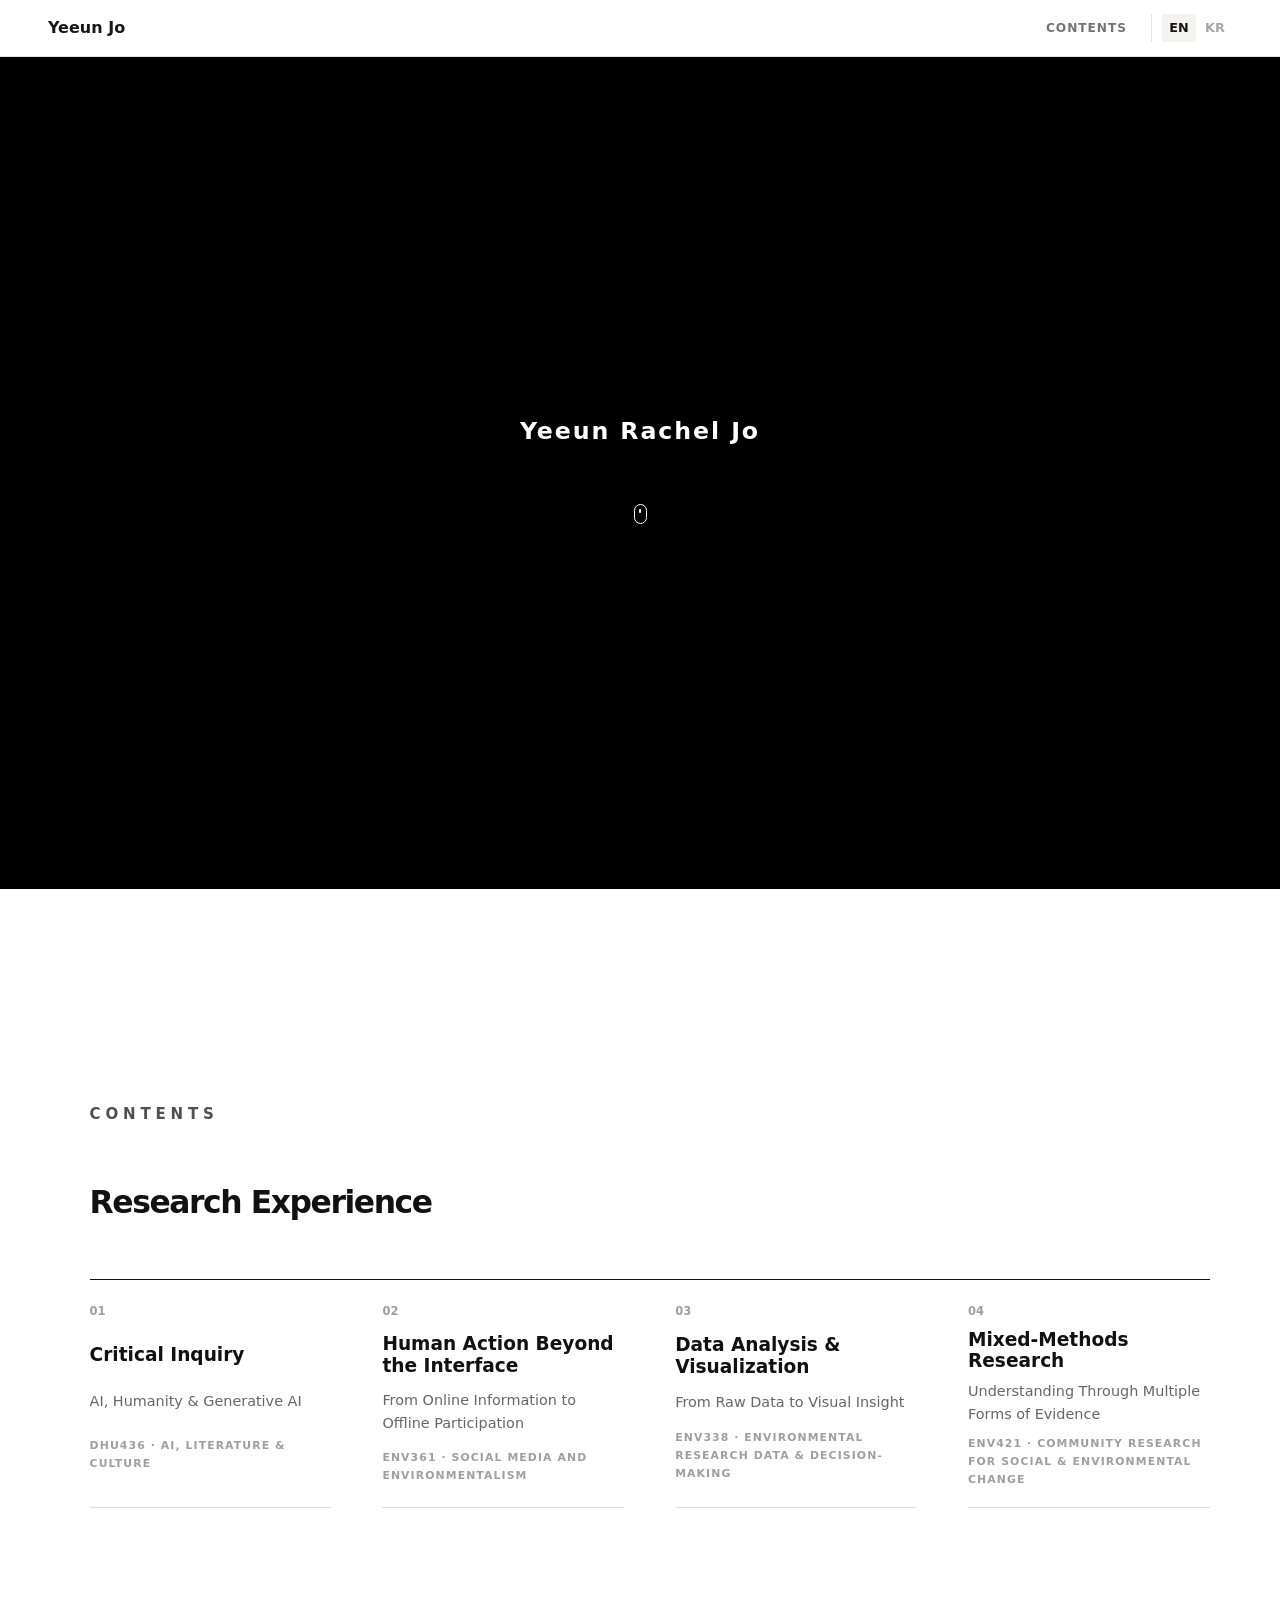
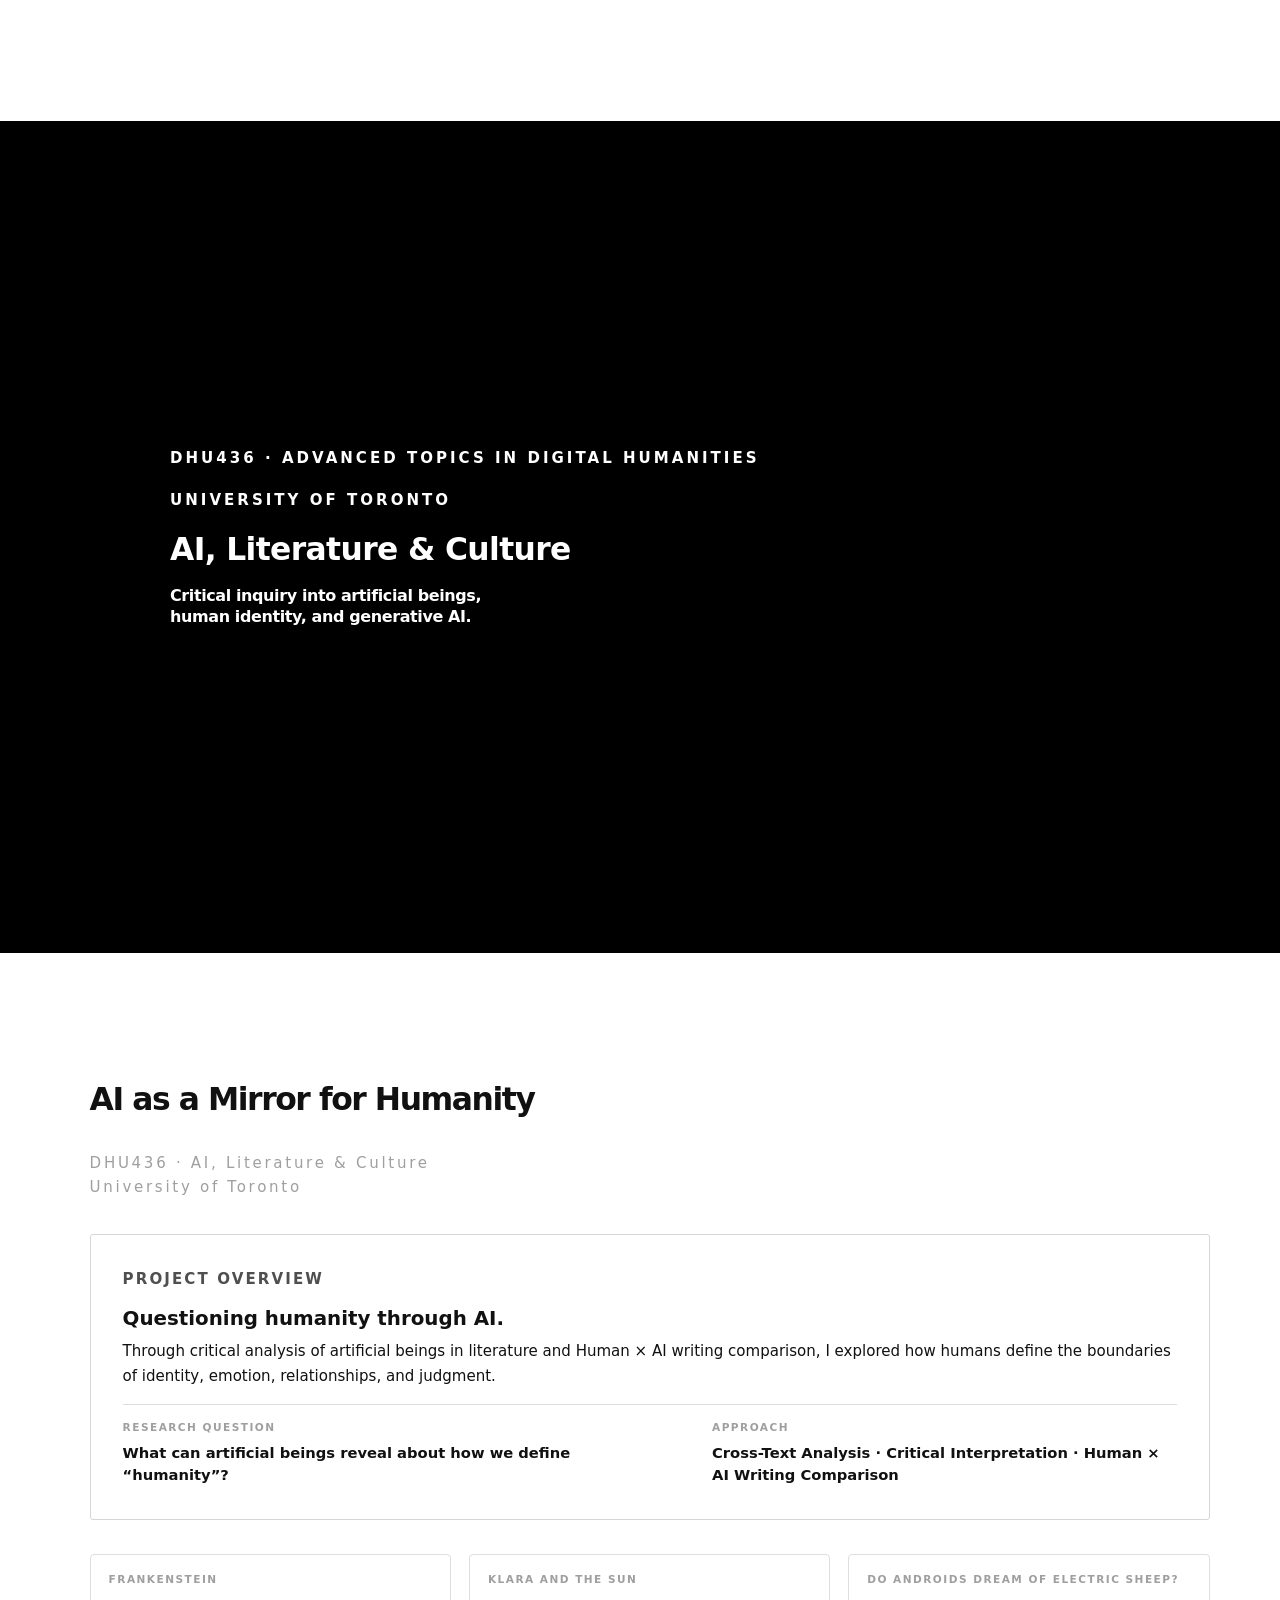
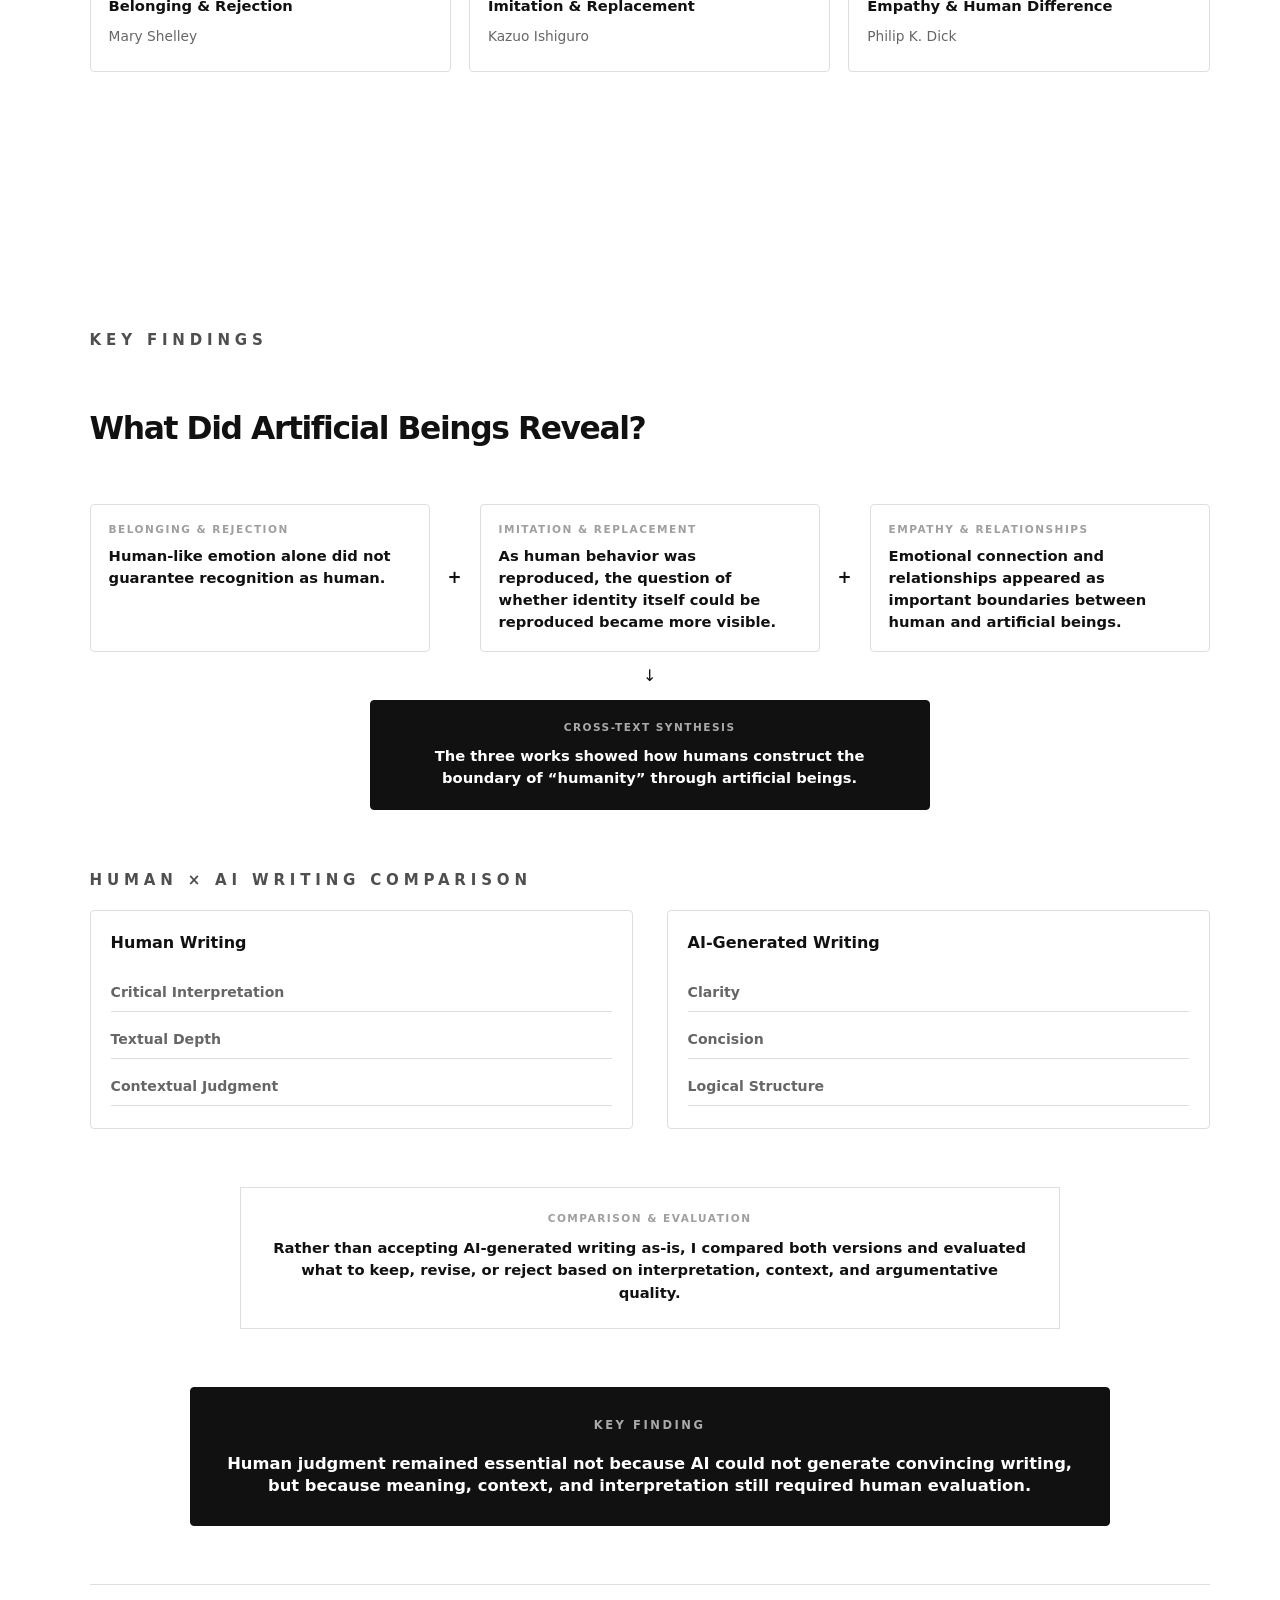
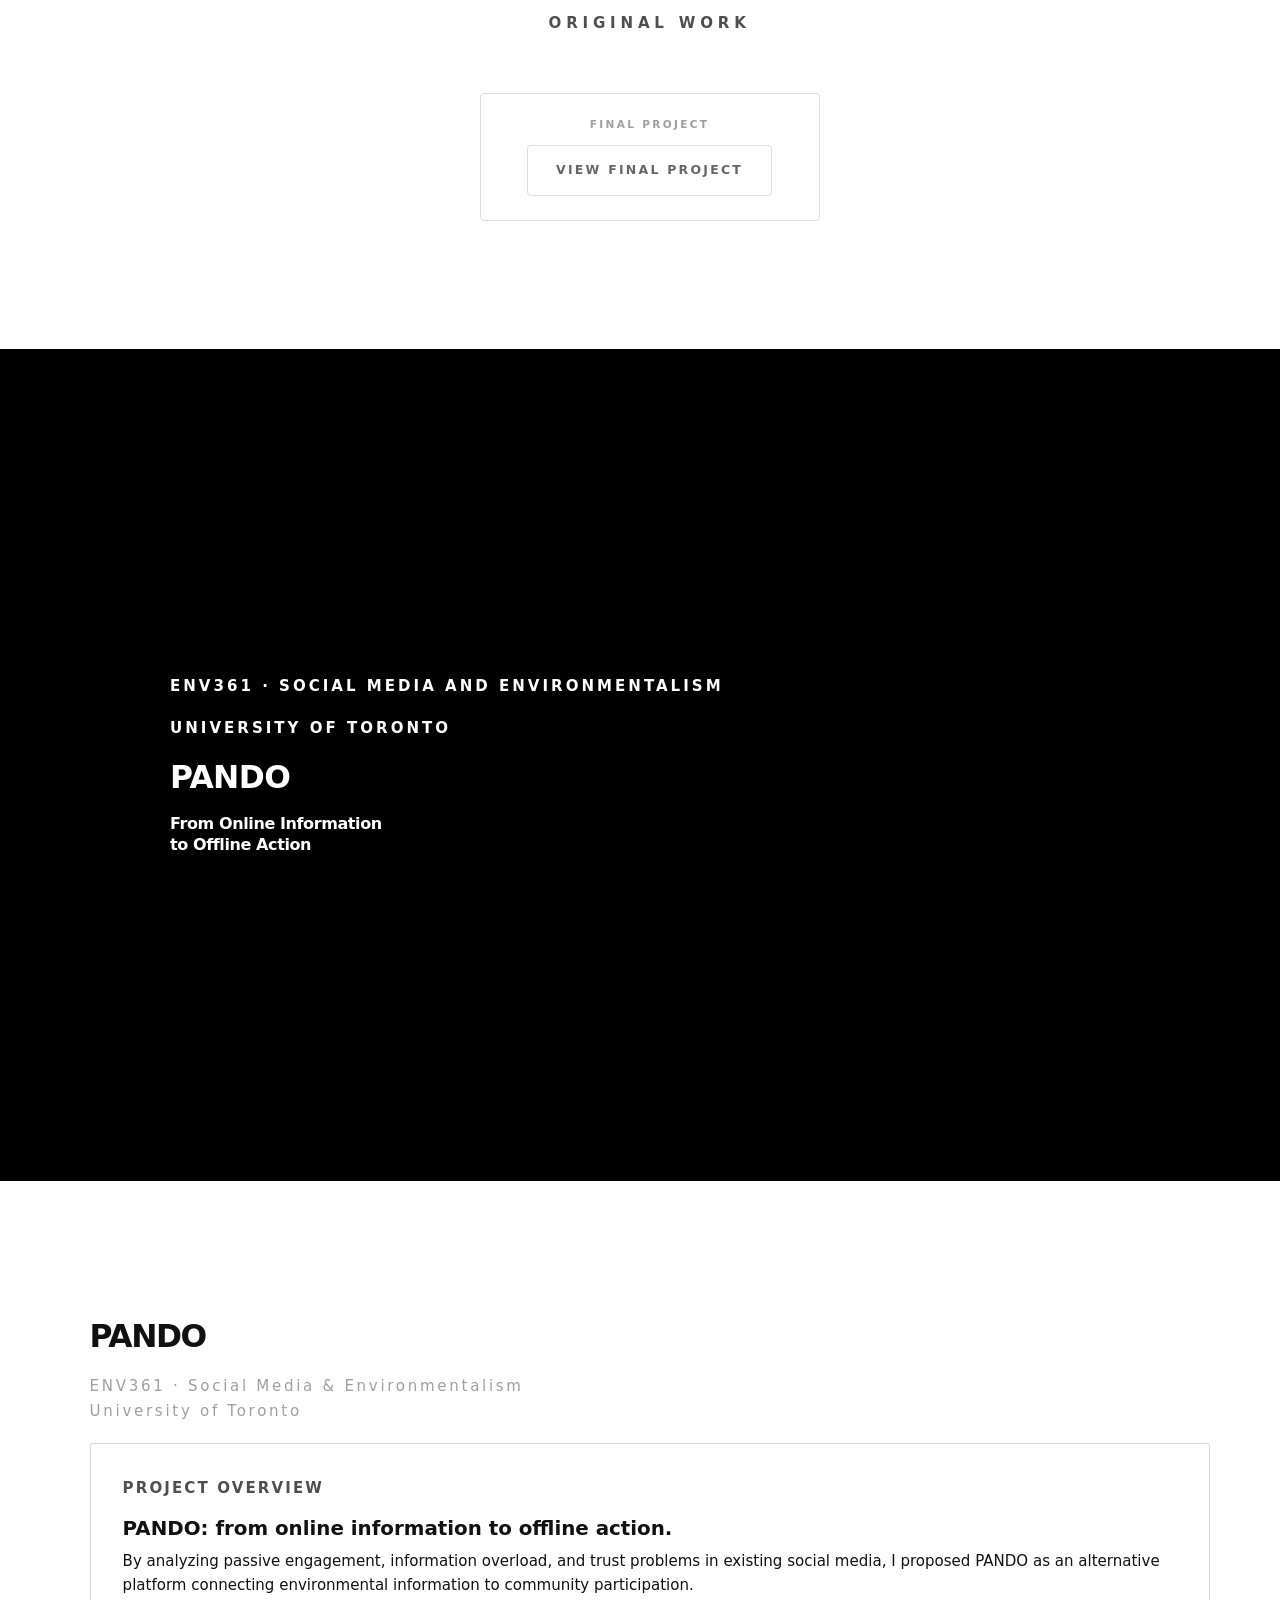
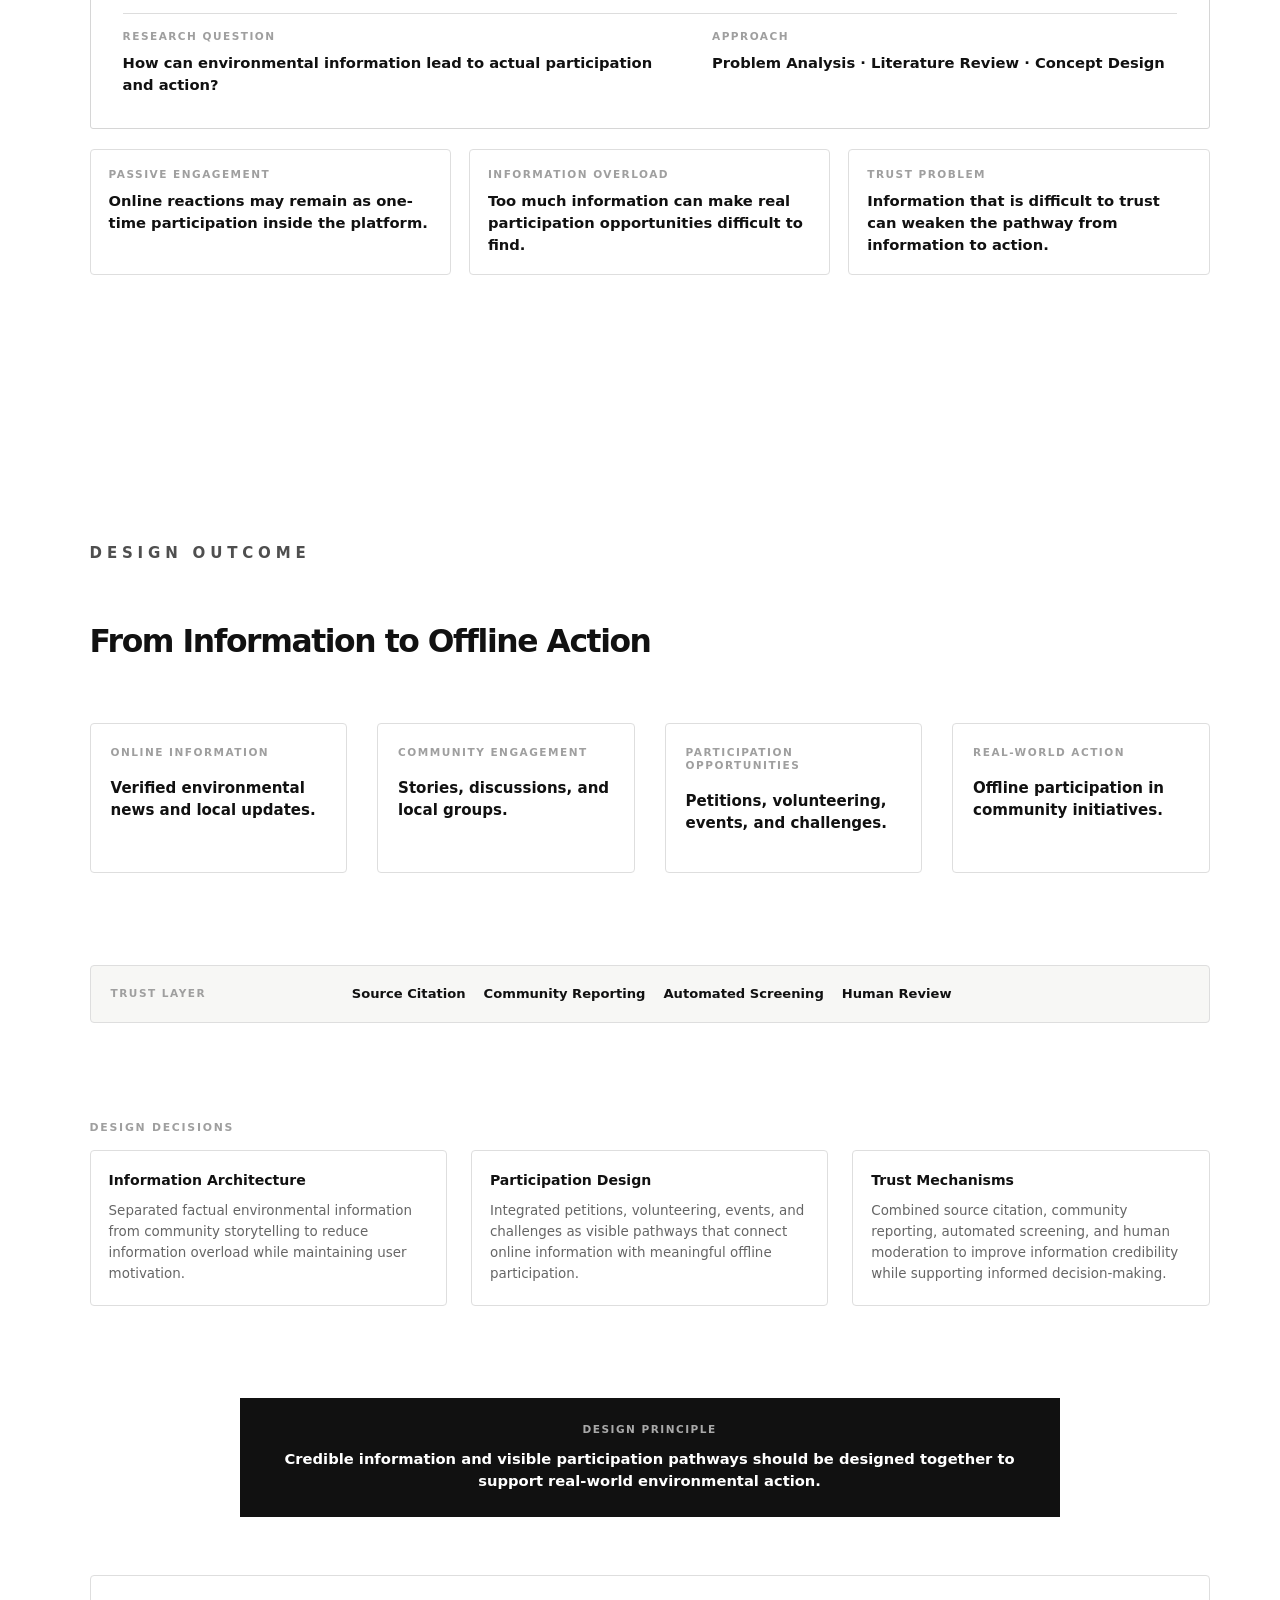
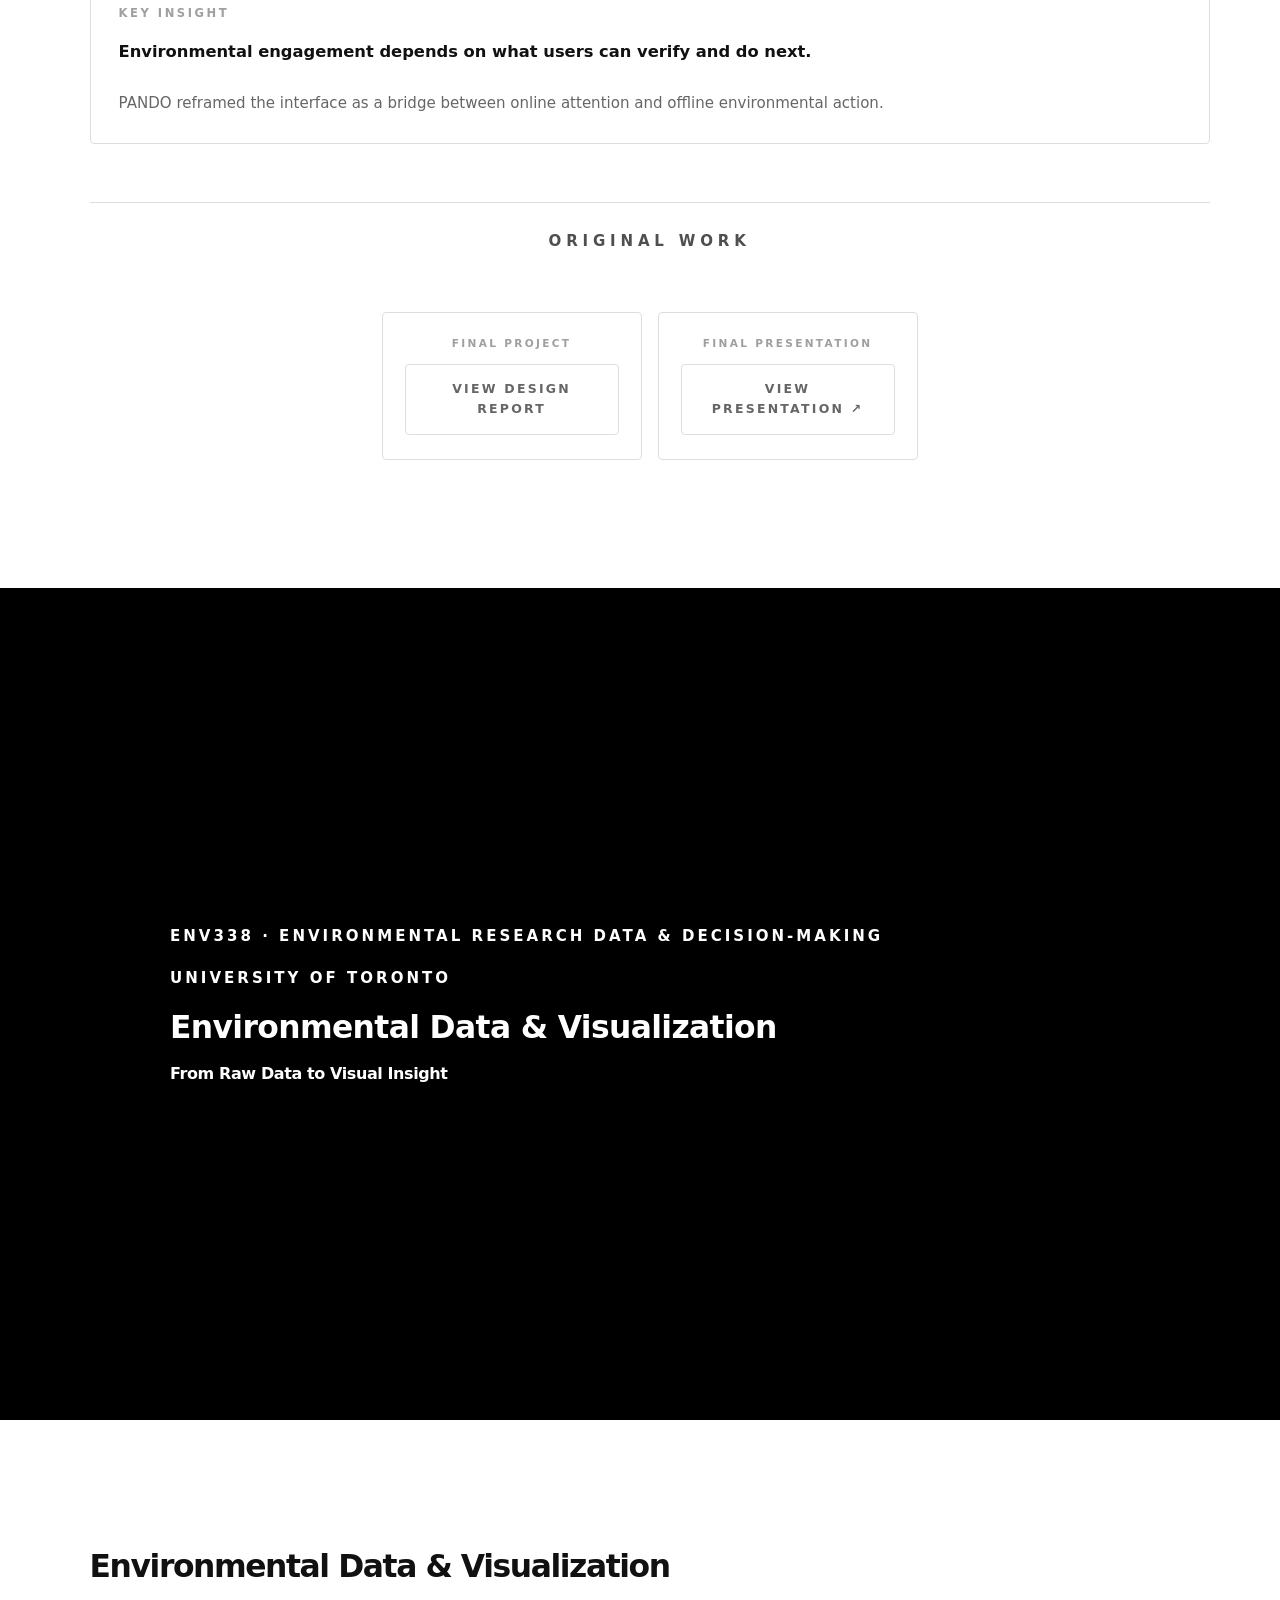
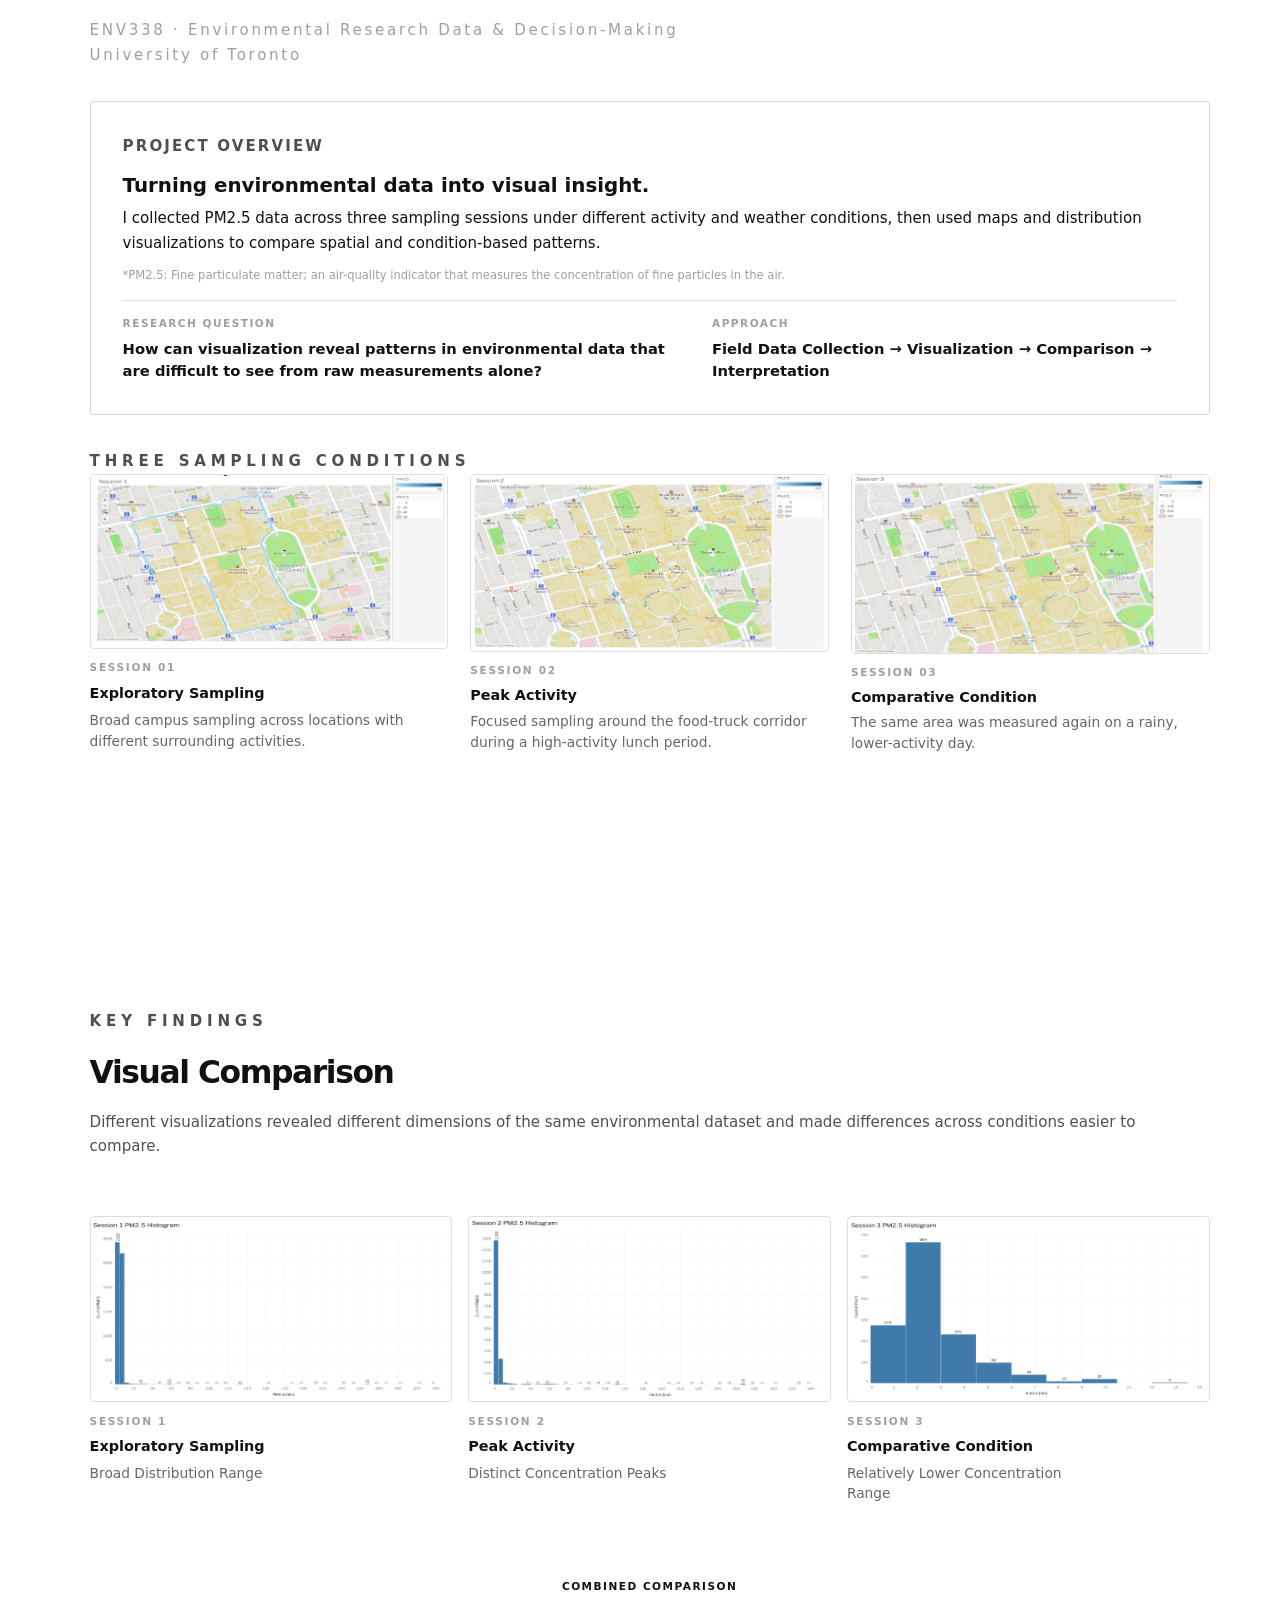
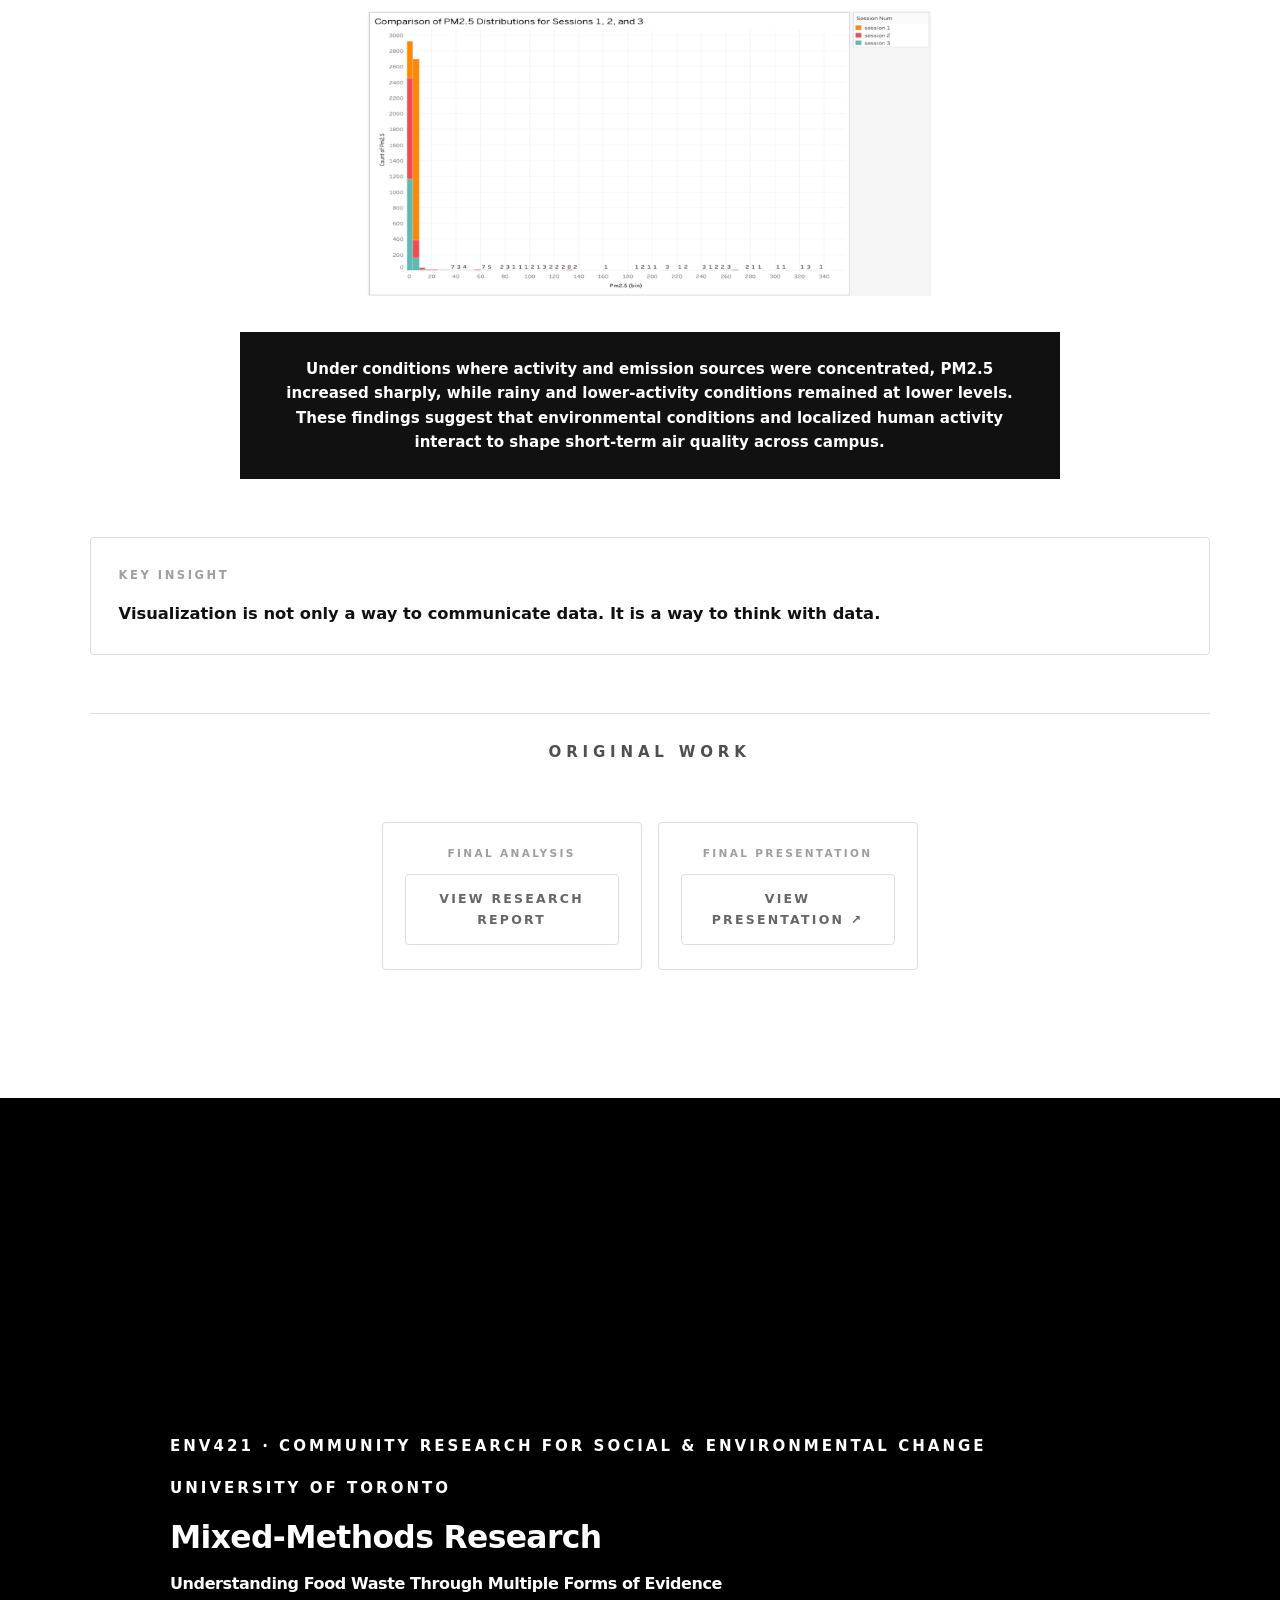
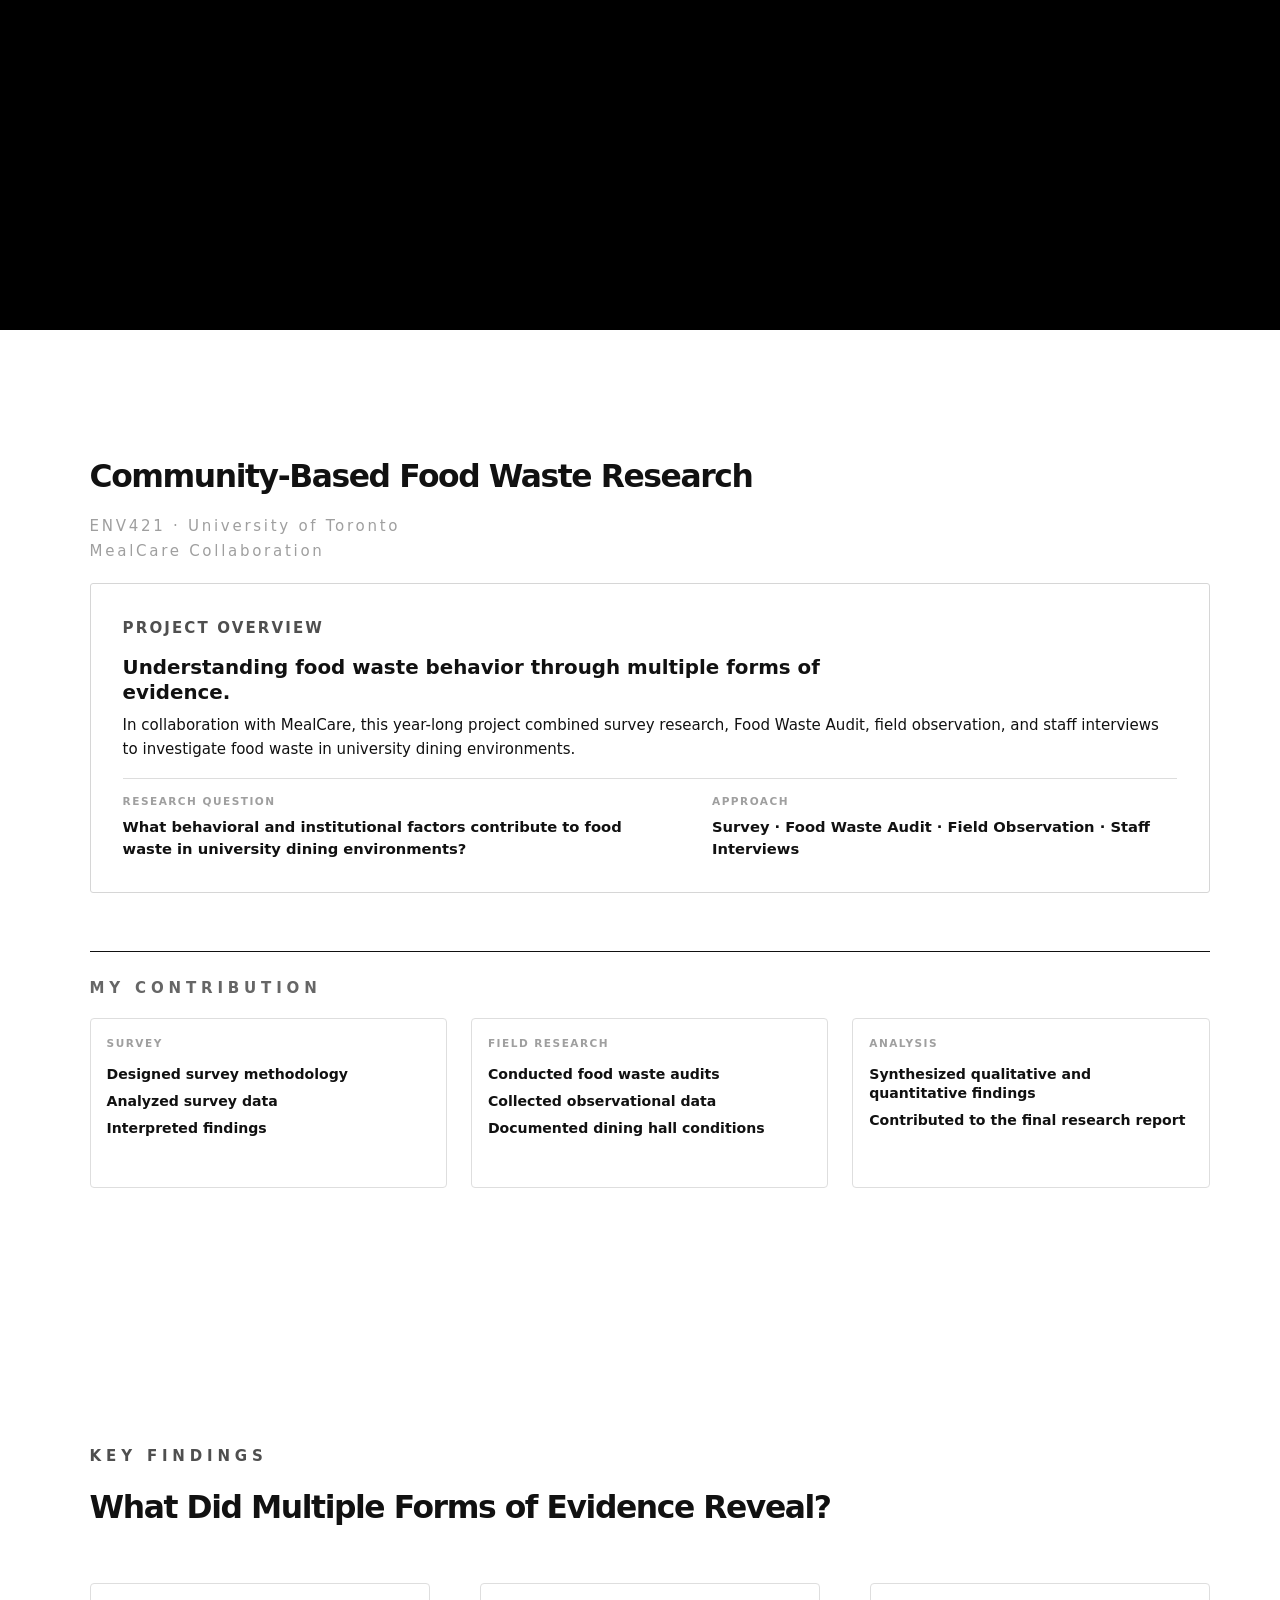
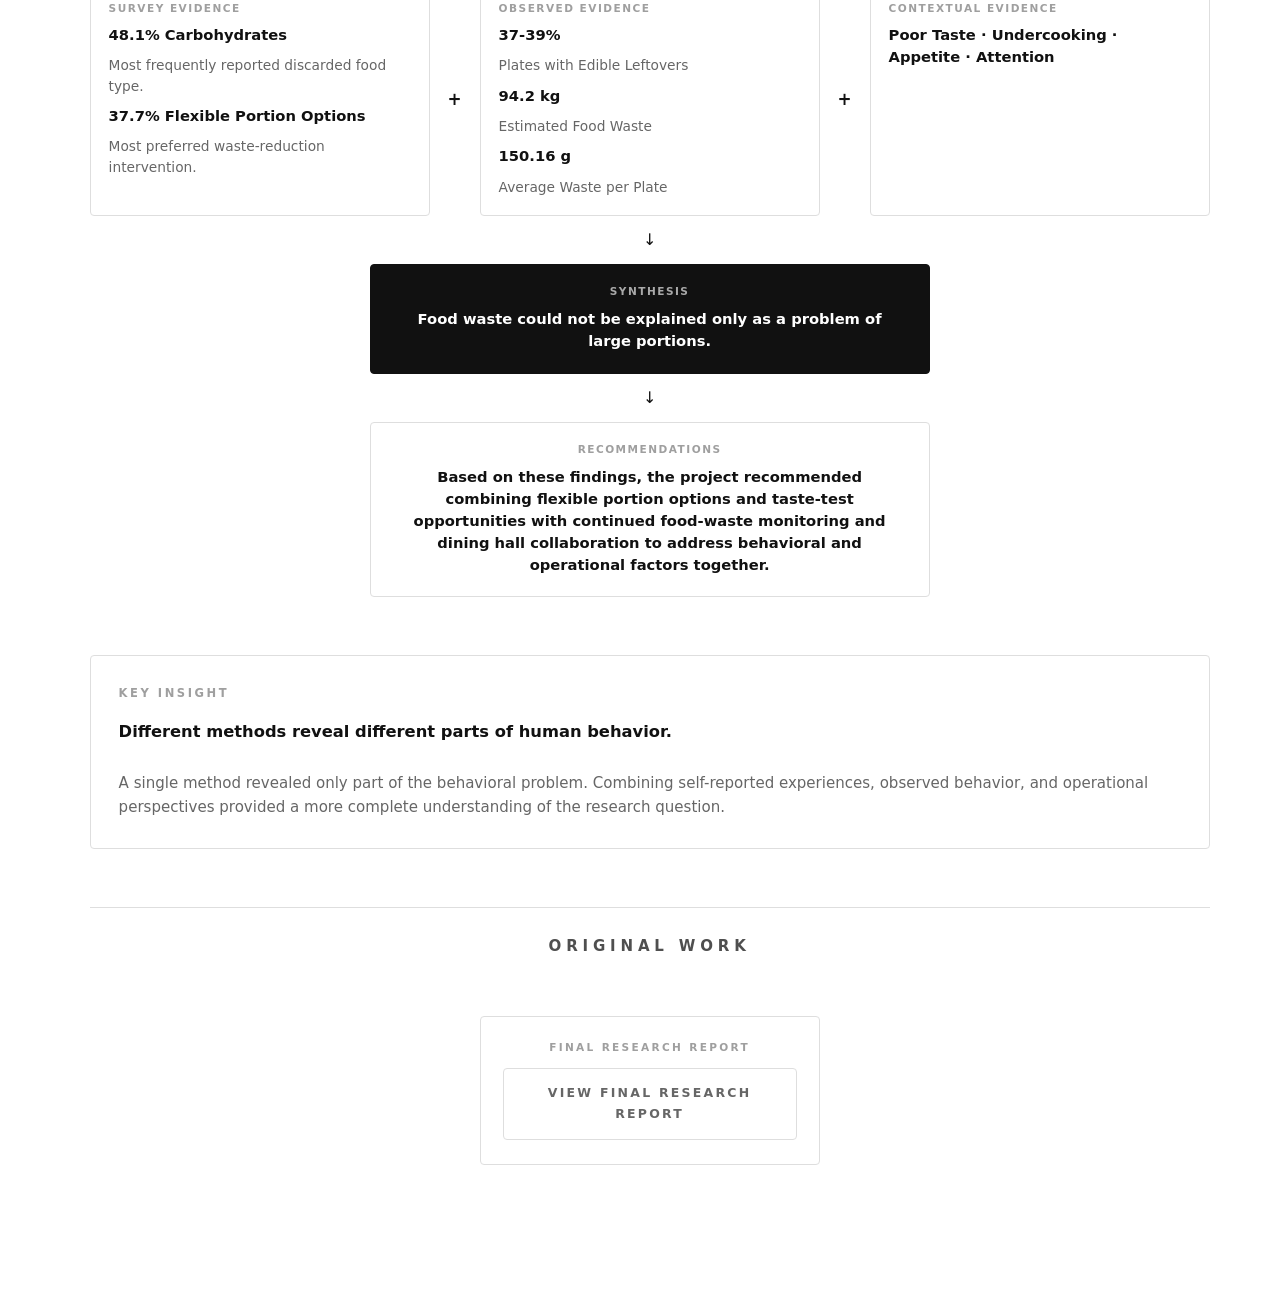
<file: index.html>
<!doctype html>
<html lang="en">
  <head>
    <meta charset="utf-8">
    <meta name="viewport" content="width=device-width, initial-scale=1">
    <title>Yeeun Jo Portfolio</title>
    <meta name="description" content="Graduate research portfolio for HCI, Human-AI Interaction, and Cognitive Science applications.">
    <link rel="stylesheet" href="styles.css">
  </head>
  <body>
    <svg class="icon-sprite" aria-hidden="true" focusable="false">
      <symbol id="icon-search-doc" viewBox="0 0 24 24">
        <path d="M6 3h8l4 4v13H6z"></path><path d="M14 3v5h5"></path><path d="M9 12h3"></path><circle cx="14.5" cy="15.5" r="2.5"></circle><path d="M16.5 17.5 19 20"></path>
      </symbol>
      <symbol id="icon-user" viewBox="0 0 24 24">
        <circle cx="12" cy="8" r="4"></circle><path d="M4 21c1.5-4 4.1-6 8-6s6.5 2 8 6"></path>
      </symbol>
      <symbol id="icon-chart" viewBox="0 0 24 24">
        <path d="M4 19V5"></path><path d="M4 19h17"></path><path d="M8 16v-5"></path><path d="M13 16V8"></path><path d="M18 16v-8"></path>
      </symbol>
      <symbol id="icon-method" viewBox="0 0 24 24">
        <circle cx="6" cy="6" r="2"></circle><circle cx="18" cy="6" r="2"></circle><circle cx="6" cy="18" r="2"></circle><circle cx="18" cy="18" r="2"></circle><path d="M8 6h8"></path><path d="M6 8v8"></path><path d="M18 8v8"></path><path d="M8 18h8"></path>
      </symbol>
      <symbol id="icon-compass" viewBox="0 0 24 24">
        <circle cx="12" cy="12" r="9"></circle><path d="m15 9-2 5-5 2 2-5z"></path>
      </symbol>
      <symbol id="icon-question" viewBox="0 0 24 24">
        <circle cx="12" cy="12" r="9"></circle><path d="M9.8 9a2.4 2.4 0 0 1 4.6 1c0 2-2.4 2-2.4 4"></path><path d="M12 17.5h.01"></path>
      </symbol>
      <symbol id="icon-lightbulb" viewBox="0 0 24 24">
        <path d="M9 18h6"></path><path d="M10 22h4"></path><path d="M8 14a6 6 0 1 1 8 0c-.8.7-1 1.4-1 2H9c0-.6-.2-1.3-1-2Z"></path>
      </symbol>
      <symbol id="icon-file-text" viewBox="0 0 24 24">
        <path d="M6 3h8l4 4v14H6z"></path><path d="M14 3v5h5"></path><path d="M9 13h6"></path><path d="M9 17h5"></path>
      </symbol>
      <symbol id="icon-sparkle" viewBox="0 0 24 24">
        <path d="M12 3 10 9l-6 3 6 3 2 6 2-6 6-3-6-3z"></path><path d="M5 4v4"></path><path d="M3 6h4"></path><path d="M19 16v4"></path><path d="M17 18h4"></path>
      </symbol>
      <symbol id="icon-bot" viewBox="0 0 24 24">
        <rect x="5" y="8" width="14" height="11" rx="3"></rect><path d="M12 8V4"></path><path d="M9 4h6"></path><circle cx="9.5" cy="13" r="1"></circle><circle cx="14.5" cy="13" r="1"></circle><path d="M9 17h6"></path>
      </symbol>
      <symbol id="icon-check" viewBox="0 0 24 24">
        <circle cx="12" cy="12" r="9"></circle><path d="m8 12 2.6 2.6L16.5 9"></path>
      </symbol>
      <symbol id="icon-columns" viewBox="0 0 24 24">
        <rect x="4" y="5" width="6" height="14"></rect><rect x="14" y="5" width="6" height="14"></rect>
      </symbol>
      <symbol id="icon-eye-check" viewBox="0 0 24 24">
        <path d="M2 12s3.5-6 10-6 10 6 10 6-3.5 6-10 6S2 12 2 12Z"></path><circle cx="12" cy="12" r="3"></circle><path d="m15.5 18 2 2 4-4"></path>
      </symbol>
      <symbol id="icon-pencil" viewBox="0 0 24 24">
        <path d="M4 20h4l11-11-4-4L4 16z"></path><path d="m14 6 4 4"></path>
      </symbol>
      <symbol id="icon-route" viewBox="0 0 24 24">
        <circle cx="6" cy="6" r="2"></circle><circle cx="18" cy="18" r="2"></circle><path d="M8 6h4a4 4 0 0 1 0 8H9a3 3 0 0 0 0 6h7"></path>
      </symbol>
      <symbol id="icon-map-pin" viewBox="0 0 24 24">
        <path d="M12 21s7-5.2 7-11a7 7 0 0 0-14 0c0 5.8 7 11 7 11Z"></path><circle cx="12" cy="10" r="2.5"></circle>
      </symbol>
      <symbol id="icon-radio" viewBox="0 0 24 24">
        <path d="M4 12a8 8 0 0 1 16 0"></path><path d="M8 12a4 4 0 0 1 8 0"></path><circle cx="12" cy="12" r="1"></circle><path d="M12 13v8"></path>
      </symbol>
      <symbol id="icon-book" viewBox="0 0 24 24">
        <path d="M4 5.5A2.5 2.5 0 0 1 6.5 3H20v16H6.5A2.5 2.5 0 0 0 4 21z"></path><path d="M4 5.5V21"></path><path d="M8 7h8"></path>
      </symbol>
      <symbol id="icon-mic" viewBox="0 0 24 24">
        <rect x="9" y="3" width="6" height="11" rx="3"></rect><path d="M5 11a7 7 0 0 0 14 0"></path><path d="M12 18v3"></path>
      </symbol>
      <symbol id="icon-scale" viewBox="0 0 24 24">
        <path d="M12 3v18"></path><path d="M5 6h14"></path><path d="m6 6-3 6h6z"></path><path d="m18 6-3 6h6z"></path>
      </symbol>
      <symbol id="icon-briefcase" viewBox="0 0 24 24">
        <rect x="3" y="7" width="18" height="13" rx="2"></rect><path d="M9 7V5h6v2"></path><path d="M3 12h18"></path>
      </symbol>
    </svg>

    <header class="site-nav">
      <a class="brand" href="#top" data-i18n="brand">Yeeun Jo</a>
      <nav aria-label="Main navigation">
        <a href="#case436-toc" data-i18n="navContents">Contents</a>
      </nav>
      <div class="language-toggle" aria-label="Language switcher">
        <button type="button" class="active" data-lang="en">EN</button>
        <button type="button" data-lang="ko">KR</button>
      </div>
    </header>
    <nav class="research-project-index" aria-label="Research project index">
      <a class="active" href="#case436-course" data-project="dhu436"><span>01</span><strong data-i18n="tocDhuCapability">Critical Inquiry</strong><small>DHU436</small></a>
      <a href="#env361-cover" data-project="env361"><span>02</span><strong data-i18n="tocEnv361Capability">Human Action Beyond the Interface</strong><small>ENV361</small></a>
      <a href="#env338-cover" data-project="env338"><span>03</span><strong data-i18n="tocEnv338Capability">Data Analysis & Visualization</strong><small>ENV338</small></a>
      <a href="#env421-cover" data-project="env421"><span>04</span><strong data-i18n="tocEnv421Capability">Mixed-Methods Research</strong><small>ENV421</small></a>
    </nav>

    <main id="top">
      <section class="case436" id="dhu436">
        <article class="case436-panel case436-black case436-title" id="case436-cover">
          <p class="case436-kicker">Yeeun Rachel Jo</p>
          <a href="#case436-toc" aria-label="Explore research"><span class="case436-mouse" aria-hidden="true"></span></a>
        </article>

        <article class="case436-panel case436-white case436-toc-panel" id="case436-toc">
          <div class="case436-content">
            <p class="case436-label" data-i18n="tocLabel">Contents</p>
            <h2 data-i18n="tocTitle">Research Experience</h2>
            <div class="case436-toc-list">
              <a href="#case436-course"><span>01</span><strong data-i18n="tocDhuCapability">Critical Inquiry</strong><em data-i18n="tocDhuTheme">AI, Humanity & Generative AI</em><small data-i18n="tocDhuMeta">DHU436 · AI, Literature & Culture</small></a>
              <a href="#env361-cover"><span>02</span><strong data-i18n="tocEnv361Capability">Human Action Beyond the Interface</strong><em data-i18n="tocEnv361Theme">From Online Information to Offline Participation</em><small data-i18n="tocEnv361Meta">ENV361 · Social Media and Environmentalism</small></a>
              <a href="#env338-cover"><span>03</span><strong data-i18n="tocEnv338Capability">Data Analysis & Visualization</strong><em data-i18n="tocEnv338Theme">From Raw Data to Visual Insight</em><small data-i18n="tocEnv338Meta">ENV338 · Environmental Research Data & Decision-Making</small></a>
              <a href="#env421-cover"><span>04</span><strong data-i18n="tocEnv421Capability">Mixed-Methods Research</strong><em data-i18n="tocEnv421Theme">Understanding Through Multiple Forms of Evidence</em><small data-i18n="tocEnv421Meta">ENV421 · Community Research for Social & Environmental Change</small></a>
            </div>
          </div>
        </article>

        <article class="case436-panel case436-black case436-course-title" id="case436-course">
          <p class="case436-kicker">DHU436 · Advanced Topics in Digital Humanities</p>
          <p class="case436-meta">University of Toronto</p>
          <h2>AI, Literature & Culture</h2>
          <h3>Critical inquiry into artificial beings,<br>human identity, and generative AI.</h3>
        </article>

        <article class="case436-panel case436-white" id="case436-project">
          <div class="case436-content">
            <section class="case436-intro compact-screen-grid">
              <h2>AI as a Mirror for Humanity</h2>
              <p class="case436-muted">DHU436 · AI, Literature & Culture<br>University of Toronto</p>
              <div class="project-overview-box">
                <p class="overview-label">Project Overview</p>
                <p class="overview-statement"><strong>Questioning humanity through AI.</strong><span class="overview-nowrap">Through critical analysis of artificial beings in literature and Human × AI writing comparison, I explored how humans define the boundaries of identity, emotion, relationships, and judgment.</span></p>
                <div class="overview-divider"></div>
                <div class="overview-details">
                  <section>
                    <span>Research Question</span>
                    <strong>What can artificial beings reveal about how we define “humanity”?</strong>
                  </section>
                  <section>
                    <span>Approach</span>
                    <p>Cross-Text Analysis · Critical Interpretation · Human × AI Writing Comparison</p>
                  </section>
                </div>
              </div>
              <div class="evidence-grid three" aria-label="Primary texts">
                <section><span>Frankenstein</span><strong>Belonging & Rejection</strong><p>Mary Shelley</p></section>
                <section><span>Klara and the Sun</span><strong>Imitation & Replacement</strong><p>Kazuo Ishiguro</p></section>
                <section><span>Do Androids Dream of Electric Sheep?</span><strong>Empathy & Human Difference</strong><p>Philip K. Dick</p></section>
              </div>
            </section>
          </div>
        </article>

        <article class="case436-panel case436-white" id="case436-framework">
          <div class="case436-content">
            <p class="case436-label">Analytical Framework</p>
            <div class="case436-framework-list">
              <div><strong>01 Limitation</strong><p>Even if artificial beings can imitate human behavior and emotion, can that alone fully reproduce human experience and identity?</p></div>
              <div><strong>02 Paradox</strong><p>How does the desire of artificial beings to become human paradoxically reveal the boundary between human and artificial?</p></div>
              <div><strong>03 Human Identity</strong><p>How do the three works define humanity through elements such as relationships, emotion, experience, and belonging?</p></div>
            </div>

            <p class="case436-label">Key Argument</p>
            <div class="case436-argument">
              <strong data-i18n="dhuKeyArgumentText">The closer artificial beings come to resembling humans,<br>the more clearly they reveal what humans consider<br>to be distinctly “human.”</strong>
            </div>
          </div>
        </article>

        <article class="case436-panel case436-white" id="case436-human-ai">
          <div class="case436-content">
            <p class="case436-label">Cross-Text Analysis</p>
            <div class="case436-stack">
              <section>
                <h3>Frankenstein</h3>
                <span>Belonging & Rejection</span>
                <p>Through the process of a Creature possessing human-like emotions and moral consciousness being excluded from society, this work questions whether ability or emotion alone is sufficient for recognition as human.</p>
              </section>
              <section>
                <h3>Klara and the Sun</h3>
                <span>Imitation & Replacement</span>
                <p>Through the question of whether Klara, who can learn Josie’s behaviors and traits, can fully replace a person, the work explores whether identity and relationships are more than behavioral replication.</p>
              </section>
              <section>
                <h3>Do Androids Dream of Electric Sheep?</h3>
                <span>Empathy & Human Difference</span>
                <p>Through androids nearly indistinguishable from humans, the work analyzes how empathy and emotional connection construct the boundary between human and artificial beings.</p>
              </section>
            </div>
          </div>
        </article>

        <article class="case436-panel case436-white" id="case436-revision">
          <div class="case436-content">
            <p class="case436-label">Human × Generative AI</p>
            <h2>One Argument, Two Approaches</h2>
            <p>After completing my own outline and essay independently, I generated an AI-written version addressing the same argument and compared the two approaches.</p>
            <p>The purpose was not simply to determine which version was “better,” but to examine what each approach contributed to the argument and how comparison could inform revision.</p>
            <div class="case436-compare">
              <section><h3>My Writing</h3><span>Strengths</span><p>Textual Interpretation · Critical Analysis · Contextual Engagement · Personal Analytical Voice</p><hr><span>Limitations</span><p>Wordiness · Repetition · Transitions</p></section>
              <section><h3>AI-Generated Version</h3><span>Strengths</span><p>Clarity · Concision · Organization · Linear Structure</p><hr><span>Limitations</span><p>Generic Analysis · Limited Textual Depth · Limited Personal Voice</p></section>
            </div>

            <p class="case436-label">Process</p>
            <div class="case436-process-flow">
              <div><strong>Write</strong><p>Independent outline and essay</p></div>
              <div><strong>Generate</strong><p>AI-generated version of the same argument</p></div>
              <div><strong>Compare</strong><p>Interpretation · Structure · Clarity · Depth</p></div>
              <div><strong>Evaluate</strong><p>What strengthens the argument? What should be kept, revised, or rejected?</p></div>
              <div><strong>Revise</strong><p>Final essay</p></div>
            </div>

            <p class="case436-label">Comparison → Revision</p>
            <div class="case436-revision-map">
              <div><span>My Original</span><p>Critical Interpretation<br>Textual Depth<br>Context<br>Personal Analysis</p></div>
              <div><span>Selective AI Contribution</span><p>Clarity<br>Concision<br>Structure</p></div>
              <em>Final Revision<br><b>Critical Depth + Clearer Structure</b></em>
            </div>
            <p class="case436-centered">The value of generative AI in this process came not from replacing my original analysis, but from creating a point of comparison through which I could evaluate and revise my own work.</p>
          </div>
        </article>

        <article class="case436-panel case436-white" id="case436-reflection">
          <div class="case436-content">
            <p class="case436-label">Key Findings</p>
            <h2>What Did Artificial Beings Reveal?</h2>
            <div class="result-logic result-logic-three" aria-label="Findings to key argument">
              <section><span>Belonging & Rejection</span><strong>Human-like emotion alone did not guarantee recognition as human.</strong></section>
              <b>+</b>
              <section><span>Imitation & Replacement</span><strong>As human behavior was reproduced, the question of whether identity itself could be reproduced became more visible.</strong></section>
              <b>+</b>
              <section><span>Empathy & Relationships</span><strong>Emotional connection and relationships appeared as important boundaries between human and artificial beings.</strong></section>
              <em>↓</em>
              <div class="result-box dark">
                <span>Cross-Text Synthesis</span>
                <strong>The three works showed how humans construct the boundary of “humanity” through artificial beings.</strong>
              </div>
            </div>
            <div class="writing-comparison" aria-label="Human and AI writing comparison">
              <p class="case436-label">Human × AI Writing Comparison</p>
              <div class="writing-comparison-grid comparison-pair-grid">
                <section>
                  <h3>Human Writing</h3>
                  <ul>
                    <li>Critical Interpretation</li>
                    <li>Textual Depth</li>
                    <li>Contextual Judgment</li>
                  </ul>
                </section>
                <section>
                  <h3>AI-Generated Writing</h3>
                  <ul>
                    <li>Clarity</li>
                    <li>Concision</li>
                    <li>Logical Structure</li>
                  </ul>
                </section>
              </div>
              <div class="comparison-reflection comparison-synthesis">
                <span>Comparison & Evaluation</span>
                <p>Rather than accepting AI-generated writing as-is, I compared both versions and evaluated what to keep, revise, or reject based on interpretation, context, and argumentative quality.</p>
              </div>
            </div>
            <div class="case436-insight writing-key-finding">
              <span>Key Finding</span>
              <strong>Human judgment remained essential not because AI could not generate convincing writing, but because meaning, context, and interpretation still required human evaluation.</strong>
            </div>
            <p class="case436-original" data-i18n="dhuOriginalLabel">Original Work</p>
            <div class="case436-output-links">
              <section>
                <span data-i18n="dhuOriginalProject">Final Project</span>
                <a class="case436-button" href="assets/documents/dhu436-final.pdf" target="_blank" rel="noopener noreferrer" data-i18n="dhuOriginalCta">View Final Project</a>
              </section>
            </div>
          </div>
        </article>
      </section>

      <section class="case436 case361" id="env361">
        <article class="case436-panel case436-black case436-course-title" id="env361-cover">
          <p>ENV361 · Social Media and Environmentalism</p>
          <p class="case436-meta">University of Toronto</p>
          <h2>PANDO</h2>
          <h3>From Online Information<br>to Offline Action</h3>
        </article>

        <article class="case436-panel case436-white" id="env361-context">
          <div class="case436-content">
            <section class="case436-intro">
              <h2>PANDO</h2>
              <p class="case436-muted">ENV361 · Social Media & Environmentalism<br>University of Toronto</p>
              <div class="project-overview-box">
                <p class="overview-label">Project Overview</p>
                <p class="overview-statement"><strong>PANDO: from online information to offline action.</strong>By analyzing passive engagement, information overload, and trust problems in existing social media, I proposed PANDO as an alternative platform connecting environmental information to community participation.</p>
                <div class="overview-divider"></div>
                <div class="overview-details">
                  <section>
                    <span>Research Question</span>
                    <strong>How can environmental information lead to actual participation and action?</strong>
                  </section>
                  <section>
                    <span>Approach</span>
                    <p>Problem Analysis · Literature Review · Concept Design</p>
                  </section>
                </div>
              </div>
              <div class="evidence-grid three" aria-label="Problem framing">
                <section><span>Passive Engagement</span><strong>Online reactions may remain as one-time participation inside the platform.</strong></section>
                <section><span>Information Overload</span><strong>Too much information can make real participation opportunities difficult to find.</strong></section>
                <section><span>Trust Problem</span><strong>Information that is difficult to trust can weaken the pathway from information to action.</strong></section>
              </div>
            </section>
          </div>
        </article>

        <article class="case436-panel case436-white" id="env361-problem">
          <div class="case436-content">
            <section class="case436-intro">
              <h2>The Online–Offline Gap</h2>
              <p class="case436-question">Information does not automatically lead to action.</p>
              <p>Social media can rapidly spread environmental information and connect people to social movements. However, encountering, liking, or sharing information online does not necessarily translate into real-world participation.</p>
              <p>PANDO began from this gap between encountering environmental information online and taking meaningful action beyond the platform.</p>
            </section>
            <div class="case436-framework-list">
              <div><strong>Passive Engagement</strong><p>Online reactions such as likes, comments, and sharing may remain within the platform without leading to further participation.</p></div>
              <div><strong>Information Overload</strong><p>Endless streams of information can make it difficult for users to identify relevant issues and concrete opportunities to participate.</p></div>
              <div><strong>Misinformation</strong><p>Unreliable or misleading information can undermine trust and make meaningful participation more difficult.</p></div>
            </div>
            <div class="case436-argument">
              <span>Core Question</span>
              <strong>How could a social platform help turn<br>environmental information into real-world participation?</strong>
            </div>
          </div>
        </article>

        <article class="case436-panel case436-white" id="env361-action">
          <div class="case436-content">
            <section class="case436-intro">
              <h2>Designing a Path to Action</h2>
              <p class="case436-muted">From Information to Participation</p>
              <p>Rather than designing another platform centered primarily on content consumption, PANDO was structured around what users could do after encountering environmental information.</p>
            </section>
            <div class="case436-action-path">
              <section><span>Inform</span><strong>Relevant Environmental Information</strong></section>
              <section><span>Connect</span><strong>Stories · Communities · Shared Interests</strong></section>
              <section><span>Participate</span><strong>Petitions · Challenges · Calls to Action</strong></section>
              <section><span>Act Offline</span><strong>Events · Volunteering · Clean-ups<br>Community Initiatives</strong></section>
            </div>
            <div class="case436-insight">
              <span>Flow</span>
              <strong>Information → Connection → Participation → Offline Action</strong>
            </div>
            <p class="case436-centered">The interaction should not end at the interface.</p>
          </div>
        </article>

        <article class="case436-panel case436-white" id="env361-trust">
          <div class="case436-content">
            <section class="case436-intro">
              <h2>Trust Before Action</h2>
              <p class="case436-question">Credible information matters when it can shape real-world action.</p>
              <p>Because PANDO was designed to connect environmental information with opportunities for participation, the credibility of that information was also an important consideration.</p>
            </section>
            <div class="case436-process case436-process-compact">
              <div><span>01</span><strong>Source Requirement</strong><p>Users provide supporting sources when sharing factual information.</p></div>
              <div><span>02</span><strong>Community Flagging</strong><p>Users can report potentially misleading or problematic content.</p></div>
              <div><span>03</span><strong>Automated Screening</strong><p>Potential violations are identified for further review.</p></div>
              <div><span>04</span><strong>Human Review</strong><p>Flagged or questionable content is reviewed by human moderators.</p></div>
            </div>
            <div class="case436-argument">
              <span>Principle</span>
              <strong>Credible information was treated as a foundation<br>for meaningful participation.</strong>
            </div>
          </div>
        </article>

        <article class="case436-panel case436-white" id="env361-reflection">
          <div class="case436-content">
            <p class="case436-label">Design Outcome</p>
            <h2>From Information to Offline Action</h2>
            <div class="pando-transformation" aria-label="PANDO user journey">
              <section class="pando-node">
                <span>Online Information</span>
                <strong>Verified environmental news and local updates.</strong>
              </section>
              <section class="pando-node">
                <span>Community Engagement</span>
                <strong>Stories, discussions, and local groups.</strong>
              </section>
              <section class="pando-node">
                <span>Participation Opportunities</span>
                <strong>Petitions, volunteering, events, and challenges.</strong>
              </section>
              <section class="pando-node pando-destination">
                <span>Real-World Action</span>
                <strong>Offline participation in community initiatives.</strong>
              </section>
            </div>
            <div class="pando-support-layer">
              <span>Trust Layer</span>
              <div class="trust-layer-items">
                <strong>Source Citation</strong>
                <strong>Community Reporting</strong>
                <strong>Automated Screening</strong>
                <strong>Human Review</strong>
              </div>
            </div>
            <div class="design-decisions">
              <span>Design Decisions</span>
              <ul>
                <li><strong>Information Architecture</strong><span>Separated factual environmental information from community storytelling to reduce information overload while maintaining user motivation.</span></li>
                <li><strong>Participation Design</strong><span>Integrated petitions, volunteering, events, and challenges as visible pathways that connect online information with meaningful offline participation.</span></li>
                <li><strong>Trust Mechanisms</strong><span>Combined source citation, community reporting, automated screening, and human moderation to improve information credibility while supporting informed decision-making.</span></li>
              </ul>
            </div>
            <div class="design-principle">
              <span>Design Principle</span>
              <strong>Credible information and visible participation pathways should be designed together to support real-world environmental action.</strong>
            </div>
            <div class="case436-insight">
              <span>Key Insight</span>
              <strong>Environmental engagement depends on what users can verify and do next.</strong>
              <p>PANDO reframed the interface as a bridge between online attention and offline environmental action.</p>
            </div>
            <p class="case436-original">Original Work</p>
            <div class="case436-output-links">
              <section>
                <span data-i18n="env361OriginalProject">Final Project</span>
                <a class="case436-button" href="assets/documents/pando-project-report.pdf" target="_blank" rel="noopener noreferrer" data-i18n="env361OriginalProjectCta">View Design Report</a>
              </section>
              <section>
                <span data-i18n="env361OriginalPresentation">Final Presentation</span>
                <a class="case436-button" href="assets/documents/pando-presentation.pdf" target="_blank" rel="noopener noreferrer" data-i18n="env361OriginalPresentationCta">View Presentation ↗</a>
              </section>
            </div>
          </div>
        </article>

        <article class="case436-panel case436-white" id="env361-original">
          <div class="case436-content">
            <p class="case436-original">Original Work</p>
            <div class="case436-output-links">
              <section>
                <span data-i18n="env361OriginalProject">Final Project</span>
                <a class="case436-button" href="assets/documents/pando-project-report.pdf" target="_blank" rel="noopener noreferrer" data-i18n="env361OriginalProjectCta">View Design Report</a>
              </section>
              <section>
                <span data-i18n="env361OriginalPresentation">Final Presentation</span>
                <a class="case436-button" href="assets/documents/pando-presentation.pdf" target="_blank" rel="noopener noreferrer" data-i18n="env361OriginalPresentationCta">View Presentation ↗</a>
              </section>
            </div>
          </div>
        </article>
      </section>

      <section class="case436 case338" id="env338">
        <article class="case436-panel case436-black case436-course-title" id="env338-cover">
          <p data-i18n="env338CoverMeta">ENV338 · Environmental Research Data & Decision-Making</p>
          <p class="case436-meta" data-i18n="env338CoverUni">University of Toronto</p>
          <h2 data-i18n="env338CoverTitle">Environmental Data & Visualization</h2>
          <h3 data-i18n="env338CoverSub">From Raw Data to Visual Insight</h3>
        </article>

        <article class="case436-panel case436-white" id="env338-context">
          <div class="case436-content">
            <section class="case436-intro compact-screen-grid">
              <h2 data-i18n="env338CoverTitle">Environmental Data & Visualization</h2>
              <p class="case436-muted">ENV338 · Environmental Research Data & Decision-Making<br>University of Toronto</p>
              <div class="project-overview-box">
                <p class="overview-label">Project Overview</p>
                <p class="overview-statement"><strong>Turning environmental data into visual insight.</strong>I collected PM2.5 data across three sampling sessions under different activity and weather conditions, then used maps and distribution visualizations to compare spatial and condition-based patterns.</p>
                <p class="pm25-footnote">*PM2.5: Fine particulate matter; an air-quality indicator that measures the concentration of fine particles in the air.</p>
                <div class="overview-divider"></div>
                <div class="overview-details">
                  <section>
                    <span data-i18n="env338CoreQuestionLabel">Research Question</span>
                    <strong data-i18n="env338CoreQuestion">How can visualization reveal patterns in environmental data that are difficult to see from raw measurements alone?</strong>
                  </section>
                  <section>
                    <span>Approach</span>
                    <p>Field Data Collection → Visualization → Comparison → Interpretation</p>
                  </section>
                </div>
              </div>
              <div class="compact-two-col env338-overview-grid">
                <section>
                  <p class="case436-label">Three Sampling Conditions</p>
                  <div class="sampling-evidence-grid">
                    <figure>
                      <div class="map-full"><img src="assets/images/env338/session1-map.png" alt="Session 1 PM2.5 sampling route map"></div>
                      <figcaption><strong>Session 01</strong><em>Exploratory Sampling</em><span>Broad campus sampling across locations with different surrounding activities.</span></figcaption>
                    </figure>
                    <figure>
                      <div class="map-full"><img src="assets/images/env338/session2-map.png" alt="Session 2 PM2.5 sampling route map"></div>
                      <figcaption><strong>Session 02</strong><em>Peak Activity</em><span>Focused sampling around the food-truck corridor during a high-activity lunch period.</span></figcaption>
                    </figure>
                    <figure>
                      <div class="map-full"><img src="assets/images/env338/session3-map.png" alt="Session 3 PM2.5 sampling route map"></div>
                      <figcaption><strong>Session 03</strong><em>Comparative Condition</em><span>The same area was measured again on a rainy, lower-activity day.</span></figcaption>
                    </figure>
                  </div>
                </section>
              </div>
            </section>
          </div>
        </article>

        <article class="case436-panel case436-white" id="env338-conditions">
          <div class="case436-content">
            <section class="case436-intro">
              <h2 data-i18n="env338ConditionsTitle">Three Sampling Conditions</h2>
              <p data-i18n="env338ConditionsP">PM2.5 data was collected across three sessions designed around different campus and environmental conditions.</p>
            </section>
            <div class="case436-framework-list">
              <div><strong data-i18n="env338Cond1Title">Exploratory Campus Route</strong><p data-i18n="env338Cond1P">Broad sampling across different campus environments.</p></div>
              <div><strong data-i18n="env338Cond2Title">Lunch-Period Corridor</strong><p data-i18n="env338Cond2P">Focused sampling around the food-truck corridor during lunch.</p></div>
              <div><strong data-i18n="env338Cond3Title">Rainy, Lower-Activity Condition</strong><p data-i18n="env338Cond3P">The same corridor sampled again under rainy and lower-activity conditions.</p></div>
            </div>
            <figure class="case338-figure case338-map-figure">
              <img src="assets/images/env338/sampling-maps.png" alt="Session 1, Session 2, and Session 3 PM2.5 sampling route maps">
            </figure>
          </div>
        </article>

        <article class="case436-panel case436-white" id="env338-compare">
          <div class="case436-content">
            <section class="case436-intro">
              <p class="case436-label">Key Findings</p>
              <h2 data-i18n="env338CrossTitle">Visual Comparison</h2>
              <p>Different visualizations revealed different dimensions of the same environmental dataset and made differences across conditions easier to compare.</p>
            </section>
            <div class="case338-session-grid compact-session-grid">
              <figure>
                <img src="assets/images/env338/session1-histogram.png" alt="Session 1 PM2.5 histogram">
                <figcaption><strong data-i18n="env338Session1Title">Session 1</strong><em data-i18n="env338Session1Sub">Exploratory Sampling</em><span data-i18n="env338Session1P">Broad Distribution Range</span></figcaption>
              </figure>
              <figure>
                <img src="assets/images/env338/session2-histogram.png" alt="Session 2 PM2.5 histogram">
                <figcaption><strong data-i18n="env338Session2Title">Session 2</strong><em data-i18n="env338Session2Sub">Peak Activity</em><span data-i18n="env338Session2P">Distinct Concentration Peaks</span></figcaption>
              </figure>
              <figure>
                <img src="assets/images/env338/session3-histogram.png" alt="Session 3 PM2.5 histogram">
                <figcaption><strong data-i18n="env338Session3Title">Session 3</strong><em data-i18n="env338Session3Sub">Comparative Condition</em><span data-i18n="env338Session3P">Relatively Lower Concentration Range</span></figcaption>
              </figure>
            </div>
            <figure class="case338-figure compact-combined combined-evidence">
              <figcaption><strong>Combined Comparison</strong></figcaption>
              <img class="case338-wide-visual" src="assets/images/env338/combined-histogram.png" alt="Combined comparison histogram of PM2.5 distributions for sessions 1, 2, and 3">
              <p class="combined-interpretation">Under conditions where activity and emission sources were concentrated, PM2.5 increased sharply, while rainy and lower-activity conditions remained at lower levels. These findings suggest that environmental conditions and localized human activity interact to shape short-term air quality across campus.</p>
            </figure>
            <div class="case436-insight">
              <span data-i18n="env338KeyInsightLabel">Key Insight</span>
              <strong data-i18n="env338KeyInsight">Visualization is not only a way to communicate data. It is a way to think with data.</strong>
            </div>
            <p class="case436-original" data-i18n="env338OriginalLabel">Original Work</p>
            <div class="case436-output-links">
              <section>
                <span data-i18n="env338OriginalReport">Final Analysis</span>
                <a class="case436-button" href="assets/documents/env338-final-report.pdf" target="_blank" rel="noopener noreferrer" data-i18n="env338OriginalCta">View Research Report</a>
              </section>
              <section>
                <span data-i18n="env338OriginalPresentation">Final Presentation</span>
                <a class="case436-button" href="assets/documents/env338-final-presentation.pdf" target="_blank" rel="noopener noreferrer" data-i18n="env338OriginalPresentationCta">View Presentation ↗</a>
              </section>
            </div>
          </div>
        </article>

        <article class="case436-panel case436-white" id="env338-cross">
          <div class="case436-content">
            <section class="case436-intro">
              <p class="case436-label" data-i18n="env338CrossLabel">Cross-Session Comparison</p>
              <h2 data-i18n="env338CrossTitle">Visual Comparison</h2>
            </section>
            <figure class="case338-figure">
              <img class="case338-wide-visual" src="assets/images/env338/combined-histogram.png" alt="Combined comparison histogram of PM2.5 distributions for sessions 1, 2, and 3">
              <figcaption>
                <span data-i18n="env338CrossCaption">Bringing the three sessions into one visual comparison made differences in variability, distribution, and short-term spikes easier to compare.</span>
              </figcaption>
            </figure>
            <div class="case338-caption-row">
              <span><strong data-i18n="env338Cap1">Session 1</strong><em data-i18n="env338Cap1P">Broad Variation</em></span>
              <span><strong data-i18n="env338Cap2">Session 2</strong><em data-i18n="env338Cap2P">Highest Variability</em></span>
              <span><strong data-i18n="env338Cap3">Session 3</strong><em data-i18n="env338Cap3P">Lowest & Most Stable</em></span>
            </div>
          </div>
        </article>

        <article class="case436-panel case436-white" id="env338-insight">
          <div class="case436-content">
            <section class="case436-intro">
              <p class="case436-label" data-i18n="env338InsightLabel">From Visuals to Insight</p>
              <h2 data-i18n="env338InsightTitle">What Became Visible?</h2>
            </section>
            <div class="case436-framework-list">
              <div><strong data-i18n="env338Insight1">Spatial Variation</strong><p data-i18n="env338Insight1P">Measurements varied across different campus locations.</p></div>
              <div><strong data-i18n="env338Insight2">Short-Term Variation</strong><p data-i18n="env338Insight2P">Visualization made fluctuations easier to identify than from raw measurements alone.</p></div>
              <div><strong data-i18n="env338Insight3">Condition Differences</strong><p data-i18n="env338Insight3P">Comparing sessions revealed differences in distribution and variability across sampling conditions.</p></div>
            </div>
          </div>
        </article>

        <article class="case436-panel case436-white" id="env338-analysis">
          <div class="case436-content">
            <section class="case436-intro">
              <p class="case436-label" data-i18n="env338AnalysisLabel">Additional Visualization Exploration</p>
              <h2 data-i18n="env338AnalysisTitle">Different Views, Different Questions</h2>
              <p data-i18n="env338AnalysisP">As an additional visualization exercise, environmental data was explored through multiple visual forms to examine how different representations can reveal different dimensions of a dataset.</p>
            </section>
            <figure class="case338-figure">
              <img class="case338-wide-visual" src="assets/images/env338/multiple-views.png" alt="Distribution, time series, and spatial map views of PM2.5 measurements">
            </figure>
            <div class="case436-action-path case338-analysis-types">
              <section><span data-i18n="env338Type1">Distribution</span><strong data-i18n="env338Type1P">How is the data distributed?</strong></section>
              <section><span data-i18n="env338Type2">Time Series</span><strong data-i18n="env338Type2P">When do changes appear?</strong></section>
              <section><span data-i18n="env338Type3">Spatial Map</span><strong data-i18n="env338Type3P">Where do changes appear?</strong></section>
            </div>
            <div class="case436-insight">
              <span data-i18n="env338AnalysisInsightLabel">Key Idea</span>
              <strong data-i18n="env338AnalysisInsight">Different visualizations reveal different dimensions of the same data.</strong>
            </div>
          </div>
        </article>

        <article class="case436-panel case436-white" id="env338-reflection">
          <div class="case436-content">
            <p class="case436-label" data-i18n="env338ReflectionLabel">Reflection</p>
            <h2 data-i18n="env338ReflectionTitle">What I Learned</h2>
            <div class="case436-reflection-box">
              <p data-i18n="env338Reflect1P">This project taught me to use visualization as part of the analytical process rather than simply as a way to present results.</p>
              <p data-i18n="env338Reflect2P">By comparing the same type of measurement across different sampling conditions, I learned how visual choices can help reveal patterns, variability, and differences that are difficult to recognize from raw measurements alone.</p>
            </div>
            <div class="case436-insight">
              <span data-i18n="env338KeyInsightLabel">Key Insight</span>
              <strong data-i18n="env338KeyInsight">Visualization is not only a way to communicate data. It is a way to think with data.</strong>
            </div>
          </div>
        </article>

        <article class="case436-panel case436-white" id="env338-original">
          <div class="case436-content">
            <p class="case436-original" data-i18n="env338OriginalLabel">Original Work</p>
            <div class="case436-output-links">
              <section>
                <span data-i18n="env338OriginalReport">Final Analysis</span>
                <a class="case436-button" href="assets/documents/env338-final-report.pdf" target="_blank" rel="noopener noreferrer" data-i18n="env338OriginalCta">View Research Report</a>
              </section>
              <section>
                <span data-i18n="env338OriginalPresentation">Final Presentation</span>
                <a class="case436-button" href="assets/documents/env338-final-presentation.pdf" target="_blank" rel="noopener noreferrer" data-i18n="env338OriginalPresentationCta">View Presentation ↗</a>
              </section>
            </div>
          </div>
        </article>
      </section>

      <section class="case436 case421" id="env421">
        <article class="case436-panel case436-black case436-course-title" id="env421-cover">
          <p data-i18n="env421CoverMeta">ENV421 · Community Research for Social & Environmental Change</p>
          <p class="case436-meta" data-i18n="env421CoverUni">University of Toronto</p>
          <h2 data-i18n="env421CoverTitle">Mixed-Methods Research</h2>
          <h3 data-i18n="env421CoverSub">Understanding Food Waste Through Multiple Forms of Evidence</h3>
        </article>

        <article class="case436-panel case436-white" id="env421-context">
          <div class="case436-content">
            <section class="case436-intro">
              <h2>Community-Based Food Waste Research</h2>
              <p class="case436-muted">ENV421 · University of Toronto<br>MealCare Collaboration</p>
              <div class="project-overview-box">
                <p class="overview-label">Project Overview</p>
                <p class="overview-statement"><strong>Understanding food waste behavior through multiple forms of evidence.</strong>In collaboration with MealCare, this year-long project combined survey research, Food Waste Audit, field observation, and staff interviews to investigate food waste in university dining environments.</p>
                <div class="overview-divider"></div>
                <div class="overview-details">
                  <section>
                    <span data-i18n="env421QuestionLabel">Research Question</span>
                    <strong>What behavioral and institutional factors contribute to food waste in university dining environments?</strong>
                  </section>
                  <section>
                    <span>Approach</span>
                    <p>Survey · Food Waste Audit · Field Observation · Staff Interviews</p>
                  </section>
                </div>
              </div>
            </section>
            <div class="env421-contribution-summary" aria-label="My contribution">
              <div class="contribution-heading">
                <p class="case436-label" data-i18n="env421ContributionLabel">My Contribution</p>
              </div>
              <div class="contribution-roles">
                <section class="primary-role">
                  <span>Survey</span>
                  <ul>
                    <li>Designed survey methodology</li>
                    <li>Analyzed survey data</li>
                    <li>Interpreted findings</li>
                  </ul>
                </section>
                <section>
                  <span>Field Research</span>
                  <ul>
                    <li>Conducted food waste audits</li>
                    <li>Collected observational data</li>
                    <li>Documented dining hall conditions</li>
                  </ul>
                </section>
                <section>
                  <span>Analysis</span>
                  <ul>
                    <li>Synthesized qualitative and quantitative findings</li>
                    <li>Contributed to the final research report</li>
                  </ul>
                </section>
              </div>
            </div>
          </div>
        </article>

        <article class="case436-panel case436-white" id="env421-approach">
          <div class="case436-content">
            <section class="case436-intro">
              <p class="case436-label" data-i18n="env421ApproachLabel">Research Approach</p>
              <h2 data-i18n="env421ApproachTitle">Studying Behavior Through Multiple Methods</h2>
              <p data-i18n="env421ApproachIntro">Rather than relying on a single source of data, the study combined different research methods to examine food-waste behavior from multiple perspectives.</p>
            </section>
            <div class="case421-method-grid">
              <section>
                <span data-i18n="env421Method1">Survey</span>
                <h3 data-i18n="env421Method1Q">What do students report?</h3>
                <strong data-i18n="env421Method1N">154 Students</strong>
                <p data-i18n="env421Method1P">Self-reported experiences, behaviors, and perspectives</p>
              </section>
              <section>
                <span data-i18n="env421Method2">Food Waste Audit & Field Observation</span>
                <h3 data-i18n="env421Method2Q">What is actually discarded?</h3>
                <strong data-i18n="env421Method2N">4 Dining Halls</strong>
                <p data-i18n="env421Method2P">Observed post-consumption food waste in context</p>
              </section>
              <section>
                <span data-i18n="env421Method3">Staff Interviews</span>
                <h3 data-i18n="env421Method3Q">What happens operationally?</h3>
                <strong data-i18n="env421Method3N">Operational Perspectives</strong>
                <p data-i18n="env421Method3P">Dining practices, constraints, and interventions</p>
              </section>
            </div>
            <div class="case421-equation">
              <span data-i18n="env421Eq1">Survey</span>
              <b>+</b>
              <span data-i18n="env421Eq2">Field Evidence</span>
              <b>+</b>
              <span data-i18n="env421Eq3">Operational Context</span>
              <em>↓</em>
              <strong data-i18n="env421EqResult">Multiple Perspectives<br>on the Same Behavior</strong>
            </div>
          </div>
        </article>

        <article class="case436-panel case436-white" id="env421-contribution">
          <div class="case436-content">
            <section class="case436-intro">
              <p class="case436-label" data-i18n="env421ContributionLabel">My Contribution</p>
              <h2 data-i18n="env421ContributionTitle">Survey Research & Field Research</h2>
              <p data-i18n="env421ContributionIntro">I contributed across the broader research process, with my primary focus on survey research and field data collection.</p>
            </section>
            <div class="case421-contribution-grid case421-contribution-stack">
              <section>
                <span data-i18n="env421SurveyFocusLabel">Survey Research</span>
                <h3 data-i18n="env421SurveyFocusTitle">Primary Focus</h3>
                <div class="case436-process-flow case421-process">
                  <div><strong data-i18n="env421SurveyStep1">Design</strong></div>
                  <div><strong data-i18n="env421SurveyStep2">Methodology</strong></div>
                  <div><strong data-i18n="env421SurveyStep3">Data Collection</strong></div>
                  <div><strong data-i18n="env421SurveyStep4">Analysis</strong></div>
                  <div><strong data-i18n="env421SurveyStep5">Findings</strong></div>
                </div>
                <p data-i18n="env421SurveyFocusP">I took primary responsibility for the survey component, from developing the survey approach and methodology to analyzing student responses and identifying patterns in the findings.</p>
              </section>
              <section>
                <span data-i18n="env421FieldFocusLabel">Field Research</span>
                <h3 data-i18n="env421FieldFocusTitle">Canada Room Dining Hall</h3>
                <p class="case436-muted" data-i18n="env421FieldFocusMeta">St. Michael's College · University of Toronto</p>
                <div class="case436-process-flow case421-process three">
                  <div><strong data-i18n="env421FieldStep1">Observe</strong></div>
                  <div><strong data-i18n="env421FieldStep2">Record</strong></div>
                  <div><strong data-i18n="env421FieldStep3">Measure</strong></div>
                </div>
                <p data-i18n="env421FieldFocusP">I participated in on-site data collection at the Canada Room Dining Hall, contributing to the structured food-waste audit and observing dining and disposal behavior in context.</p>
              </section>
            </div>
            <div class="case436-reflection-box">
              <p data-i18n="env421CommP">I also presented the research background and MealCare partnership as part of the final research presentation.</p>
            </div>
          </div>
        </article>

        <article class="case436-panel case436-white" id="env421-survey">
          <div class="case436-content">
            <section class="case436-intro">
              <p class="case436-label">Key Findings</p>
              <h2>What Did Multiple Forms of Evidence Reveal?</h2>
            </section>
            <div class="result-logic result-logic-three evidence-summary" aria-label="Evidence to recommendation reasoning">
              <section><span>Survey Evidence</span><strong>48.1% Carbohydrates</strong><p>Most frequently reported discarded food type.</p><strong>37.7% Flexible Portion Options</strong><p>Most preferred waste-reduction intervention.</p></section>
              <b>+</b>
              <section><span>Observed Evidence</span><strong>37-39%</strong><p>Plates with Edible Leftovers</p><strong>94.2 kg</strong><p>Estimated Food Waste</p><strong>150.16 g</strong><p>Average Waste per Plate</p></section>
              <b>+</b>
              <section><span>Contextual Evidence</span><strong>Poor Taste · Undercooking · Appetite · Attention</strong></section>
              <em>↓</em>
              <div class="result-box dark">
                <span>Synthesis</span>
                <strong>Food waste could not be explained only as a problem of large portions.</strong>
              </div>
              <em>↓</em>
              <div class="result-box">
                <span>Recommendations</span>
                <strong>Based on these findings, the project recommended combining flexible portion options and taste-test opportunities with continued food-waste monitoring and dining hall collaboration to address behavioral and operational factors together.</strong>
              </div>
            </div>
            <div class="case436-insight">
              <span data-i18n="env421KeyInsightLabel">Key Insight</span>
              <strong data-i18n="env421KeyInsight">Different methods reveal different parts of human behavior.</strong>
              <p>A single method revealed only part of the behavioral problem. Combining self-reported experiences, observed behavior, and operational perspectives provided a more complete understanding of the research question.</p>
            </div>
            <p class="case436-original" data-i18n="env421OriginalLabel">Original Work</p>
            <div class="case436-output-links">
              <section>
                <span data-i18n="env421OriginalOutput">Final Research Report</span>
                <a class="case436-button" href="assets/documents/mealcare-food-waste-research.pdf" target="_blank" rel="noopener noreferrer" data-i18n="env421OriginalCta1">View Final Research Report</a>
              </section>
            </div>
          </div>
        </article>

        <article class="case436-panel case436-white" id="env421-field">
          <div class="case436-content">
            <section class="case436-intro">
              <p class="case436-label" data-i18n="env421FieldLabel">Field Research</p>
              <h2 data-i18n="env421FieldTitle">From Self-Report to Observed Behavior</h2>
              <p class="case436-muted" data-i18n="env421FieldSub">Canada Room Dining Hall · St. Michael's College</p>
            </section>
            <div class="case421-audit-evidence" aria-label="Food waste audit findings">
              <section><strong>37-39%</strong><span data-i18n="env421Audit1">Edible Leftovers</span><p data-i18n="env421Audit1P">of observed plates contained edible leftovers</p></section>
              <section><strong>94.2 kg</strong><span data-i18n="env421Audit2">Estimated Food Waste</span><p data-i18n="env421Audit2P">during the audit period</p></section>
              <section><strong>150.16 g</strong><span data-i18n="env421Audit3">Average Waste per Plate</span><p data-i18n="env421Audit3P">estimated average per plate</p></section>
            </div>
            <div class="case421-stat-grid two case421-audit-stats">
              <div><span data-i18n="env421Weekend">Weekend</span><strong>124</strong><p data-i18n="env421WeekendP">Plates Observed<br>47 Plates with Edible Leftovers<br>37.9%</p></div>
              <div><span data-i18n="env421Weekday">Weekday</span><strong>300</strong><p data-i18n="env421WeekdayP">Plates Observed<br>117 Plates with Edible Leftovers<br>39.0%</p></div>
            </div>
            <p class="case436-centered" data-i18n="env421FieldP">Field research provided a way to examine food-waste behavior within an actual dining environment rather than relying only on self-reported responses.</p>
          </div>
        </article>

        <article class="case436-panel case436-white" id="env421-synthesis">
          <div class="case436-content">
            <section class="case436-intro">
              <p class="case436-label" data-i18n="env421SynthesisLabel">Mixed-Methods Synthesis</p>
              <h2 data-i18n="env421SynthesisTitle">Understanding Behavior in Context</h2>
            </section>
            <div class="case421-synthesis">
              <section><span data-i18n="env421Syn1">Survey</span><strong data-i18n="env421Syn1Q">What students said</strong><p data-i18n="env421Syn1P">Experiences · Reasons · Preferences</p></section>
              <b>+</b>
              <section><span data-i18n="env421Syn2">Audit & Observation</span><strong data-i18n="env421Syn2Q">What happened in context</strong><p data-i18n="env421Syn2P">Leftovers · Disposal · Dining Behavior</p></section>
              <b>+</b>
              <section><span data-i18n="env421Syn3">Staff Interviews</span><strong data-i18n="env421Syn3Q">What staff described</strong><p data-i18n="env421Syn3P">Practices · Protocols · Operational Context</p></section>
            </div>
            <div class="case436-argument">
              <span>↓</span>
              <strong data-i18n="env421SynResult">A More Complete Picture<br>of Food-Waste Behavior</strong>
            </div>
            <p class="case436-centered" data-i18n="env421SynP">Different methods revealed different dimensions of the same behavioral problem.</p>
          </div>
        </article>

        <article class="case436-panel case436-white" id="env421-recommendations">
          <div class="case436-content">
            <section class="case436-intro">
              <p class="case436-label" data-i18n="env421TranslationLabel">Research Translation</p>
              <h2 data-i18n="env421TranslationTitle">From Evidence to Recommendations</h2>
            </section>
            <ul class="case421-recommendation-list">
              <li data-i18n="env421Rec1">Flexible Serving Options</li>
              <li data-i18n="env421Rec2">Try-Before-You-Commit Taste Tests</li>
              <li data-i18n="env421Rec3">Student Awareness Interventions</li>
              <li data-i18n="env421Rec4">Regular Waste Audits & Surveys</li>
              <li data-i18n="env421Rec5">Improved Dining Hall Collaboration</li>
              <li data-i18n="env421Rec6">Food Redistribution / Community-Fridge Awareness</li>
            </ul>
            <div class="case421-translation-note">
              <p data-i18n="env421TranslationP">The research moved beyond documenting food waste toward identifying practical opportunities for MealCare and campus dining stakeholders.</p>
            </div>
          </div>
        </article>

        <article class="case436-panel case436-white" id="env421-reflection">
          <div class="case436-content">
            <p class="case436-label" data-i18n="env421ReflectionLabel">Reflection</p>
            <h2 data-i18n="env421ReflectionTitle">Researching Through Multiple Methods</h2>
            <p class="case436-muted" data-i18n="env421ReflectionSub">What I Learned</p>
            <div class="case436-reflection-box">
              <p data-i18n="env421ReflectionP1">This project gave me experience investigating a research question through multiple forms of evidence.</p>
              <p data-i18n="env421ReflectionP2">The study brought together survey research, field observation, structured waste audits, and staff interviews, each providing a different perspective on the research question.</p>
              <p data-i18n="env421ReflectionP3">Working with these findings taught me to consider what each method can reveal and how different forms of evidence can be interpreted together.</p>
            </div>
            <div class="case421-evidence-map" aria-label="Methods to evidence synthesis">
              <section>
                <span data-i18n="env421EvidenceSurvey">Survey</span>
                <strong data-i18n="env421EvidenceSurveyP">Self-Reported Experiences<br>& Perspectives</strong>
              </section>
              <section>
                <span data-i18n="env421EvidenceField">Field Observation<br>& Structured Audit</span>
                <strong data-i18n="env421EvidenceFieldP">Behavior in Context</strong>
              </section>
              <section>
                <span data-i18n="env421EvidenceInterview">Staff Interviews</span>
                <strong data-i18n="env421EvidenceInterviewP">Operational Perspectives</strong>
              </section>
              <div>
                <span data-i18n="env421EvidenceSynthesis">Synthesis</span>
                <strong data-i18n="env421EvidenceSynthesisP">Connecting Multiple<br>Forms of Evidence</strong>
              </div>
            </div>
            <div class="case436-insight">
              <span data-i18n="env421KeyInsightLabel">Key Insight</span>
              <strong data-i18n="env421KeyInsight">Different methods reveal different parts of human behavior.</strong>
              <p data-i18n="env421KeyInsightSub">Combining self-reported experiences, observed behavior, and operational perspectives provided a more complete understanding of the research question.</p>
            </div>
          </div>
        </article>

        <article class="case436-panel case436-white" id="env421-original">
          <div class="case436-content">
            <p class="case436-original" data-i18n="env421OriginalLabel">Original Work</p>
            <div class="case436-output-links">
              <section>
                <span data-i18n="env421OriginalOutput">Final Research Report</span>
                <a class="case436-button" href="assets/documents/mealcare-food-waste-research.pdf" target="_blank" rel="noopener noreferrer" data-i18n="env421OriginalCta1">View Final Research Report</a>
              </section>
            </div>
          </div>
        </article>
      </section>
    </main>

    <script src="script.js"></script>
  </body>
</html>
</file>
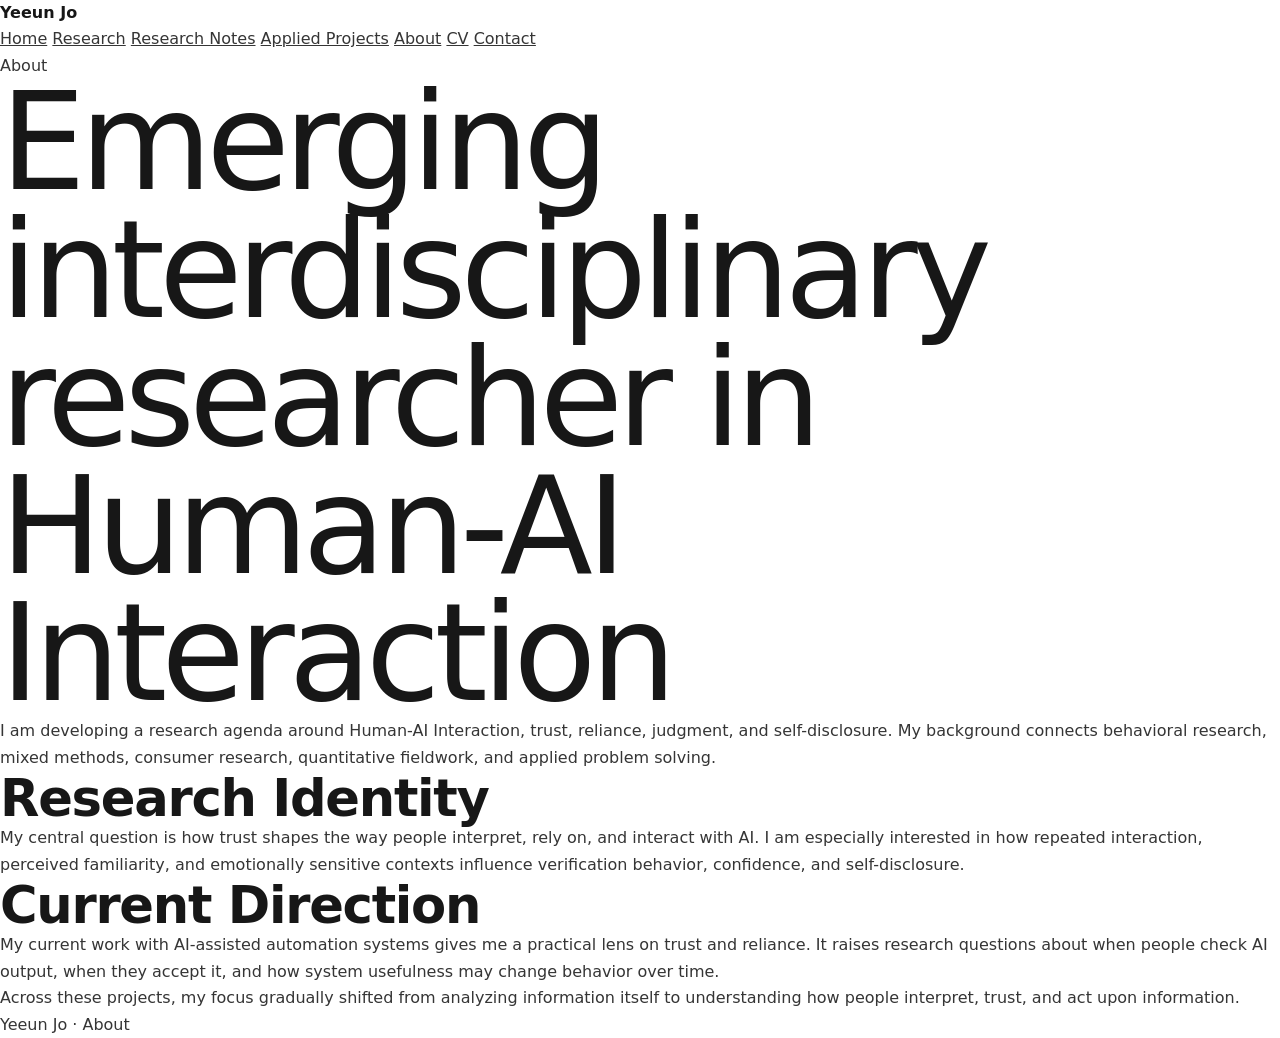
<file: about.html>
<!doctype html>
<html lang="en">
  <head>
    <meta charset="utf-8">
    <meta name="viewport" content="width=device-width, initial-scale=1">
    <title>About | Yeeun Jo</title>
    <link rel="stylesheet" href="styles.css">
  </head>
  <body>
    <header class="site-header">
      <a class="brand" href="index.html">Yeeun Jo</a>
      <nav class="nav" aria-label="Main navigation">
        <a href="index.html">Home</a>
        <a href="research.html">Research</a>
        <a href="research-notes.html">Research Notes</a>
        <a href="applied-projects.html">Applied Projects</a>
        <a class="active" href="about.html">About</a>
        <a href="cv.html">CV</a>
        <a href="contact.html">Contact</a>
      </nav>
    </header>
    <main class="page narrow">
      <section class="page-title">
        <p class="kicker">About</p>
        <h1>Emerging interdisciplinary researcher in Human-AI Interaction</h1>
        <p>I am developing a research agenda around Human-AI Interaction, trust, reliance, judgment, and self-disclosure. My background connects behavioral research, mixed methods, consumer research, quantitative fieldwork, and applied problem solving.</p>
      </section>
      <section class="text-section">
        <h2>Research Identity</h2>
        <p>My central question is how trust shapes the way people interpret, rely on, and interact with AI. I am especially interested in how repeated interaction, perceived familiarity, and emotionally sensitive contexts influence verification behavior, confidence, and self-disclosure.</p>
        <h2>Current Direction</h2>
        <p>My current work with AI-assisted automation systems gives me a practical lens on trust and reliance. It raises research questions about when people check AI output, when they accept it, and how system usefulness may change behavior over time.</p>
        <p>Across these projects, my focus gradually shifted from analyzing information itself to understanding how people interpret, trust, and act upon information.</p>
      </section>
    </main>
    <footer class="footer"><p>Yeeun Jo · About</p></footer>
  </body>
</html>
</file>
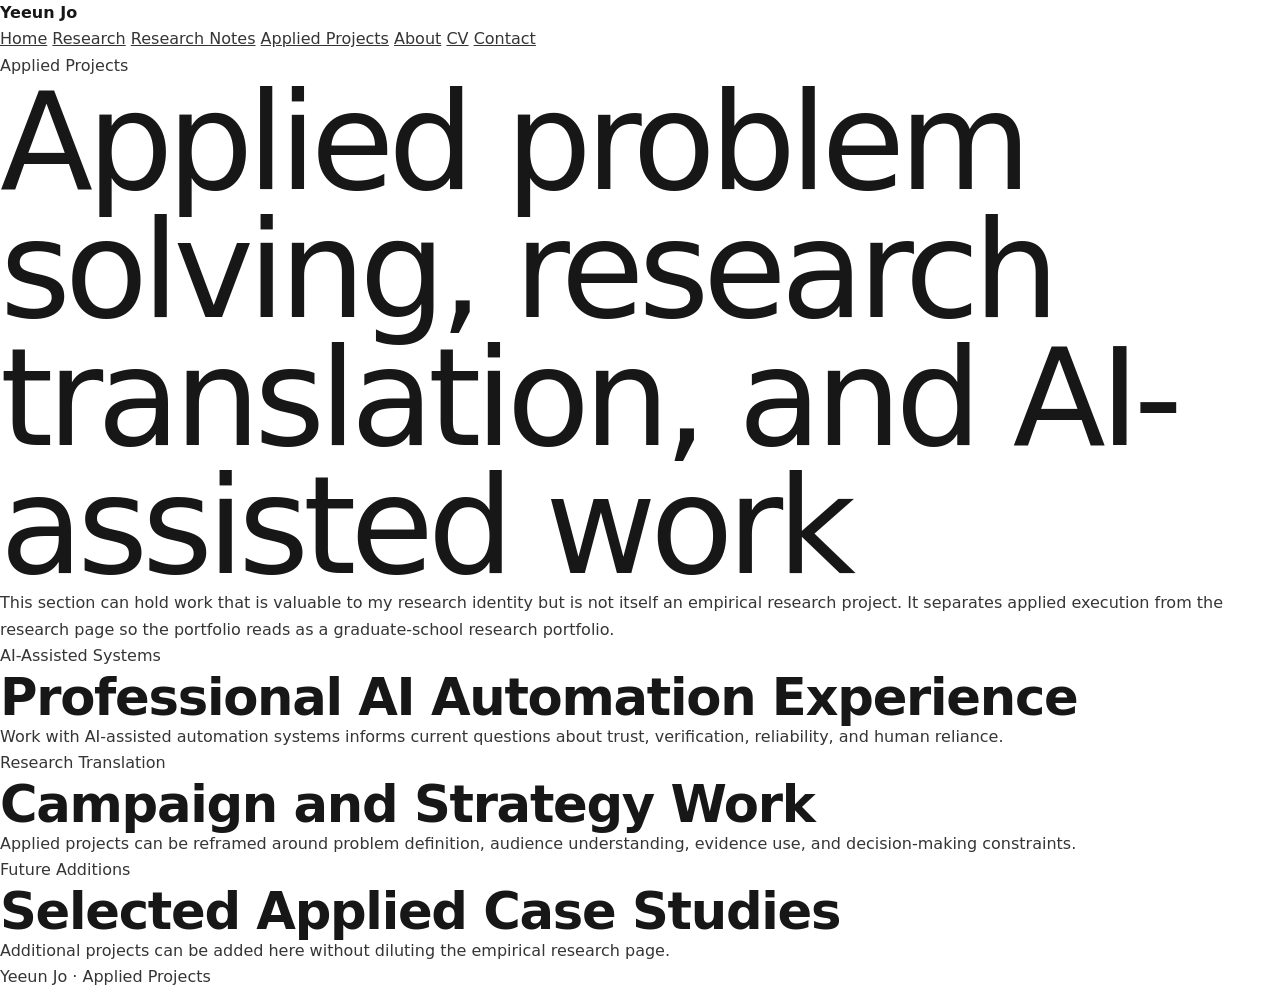
<file: applied-projects.html>
<!doctype html>
<html lang="en">
  <head>
    <meta charset="utf-8">
    <meta name="viewport" content="width=device-width, initial-scale=1">
    <title>Applied Projects | Yeeun Jo</title>
    <link rel="stylesheet" href="styles.css">
  </head>
  <body>
    <header class="site-header">
      <a class="brand" href="index.html">Yeeun Jo</a>
      <nav class="nav" aria-label="Main navigation">
        <a href="index.html">Home</a>
        <a href="research.html">Research</a>
        <a href="research-notes.html">Research Notes</a>
        <a class="active" href="applied-projects.html">Applied Projects</a>
        <a href="about.html">About</a>
        <a href="cv.html">CV</a>
        <a href="contact.html">Contact</a>
      </nav>
    </header>
    <main class="page">
      <section class="page-title">
        <p class="kicker">Applied Projects</p>
        <h1>Applied problem solving, research translation, and AI-assisted work</h1>
        <p>This section can hold work that is valuable to my research identity but is not itself an empirical research project. It separates applied execution from the research page so the portfolio reads as a graduate-school research portfolio.</p>
      </section>
      <section class="project-grid">
        <article class="project-card"><span class="project-type">AI-Assisted Systems</span><h2>Professional AI Automation Experience</h2><p>Work with AI-assisted automation systems informs current questions about trust, verification, reliability, and human reliance.</p></article>
        <article class="project-card"><span class="project-type">Research Translation</span><h2>Campaign and Strategy Work</h2><p>Applied projects can be reframed around problem definition, audience understanding, evidence use, and decision-making constraints.</p></article>
        <article class="project-card"><span class="project-type">Future Additions</span><h2>Selected Applied Case Studies</h2><p>Additional projects can be added here without diluting the empirical research page.</p></article>
      </section>
    </main>
    <footer class="footer"><p>Yeeun Jo · Applied Projects</p></footer>
  </body>
</html>
</file>
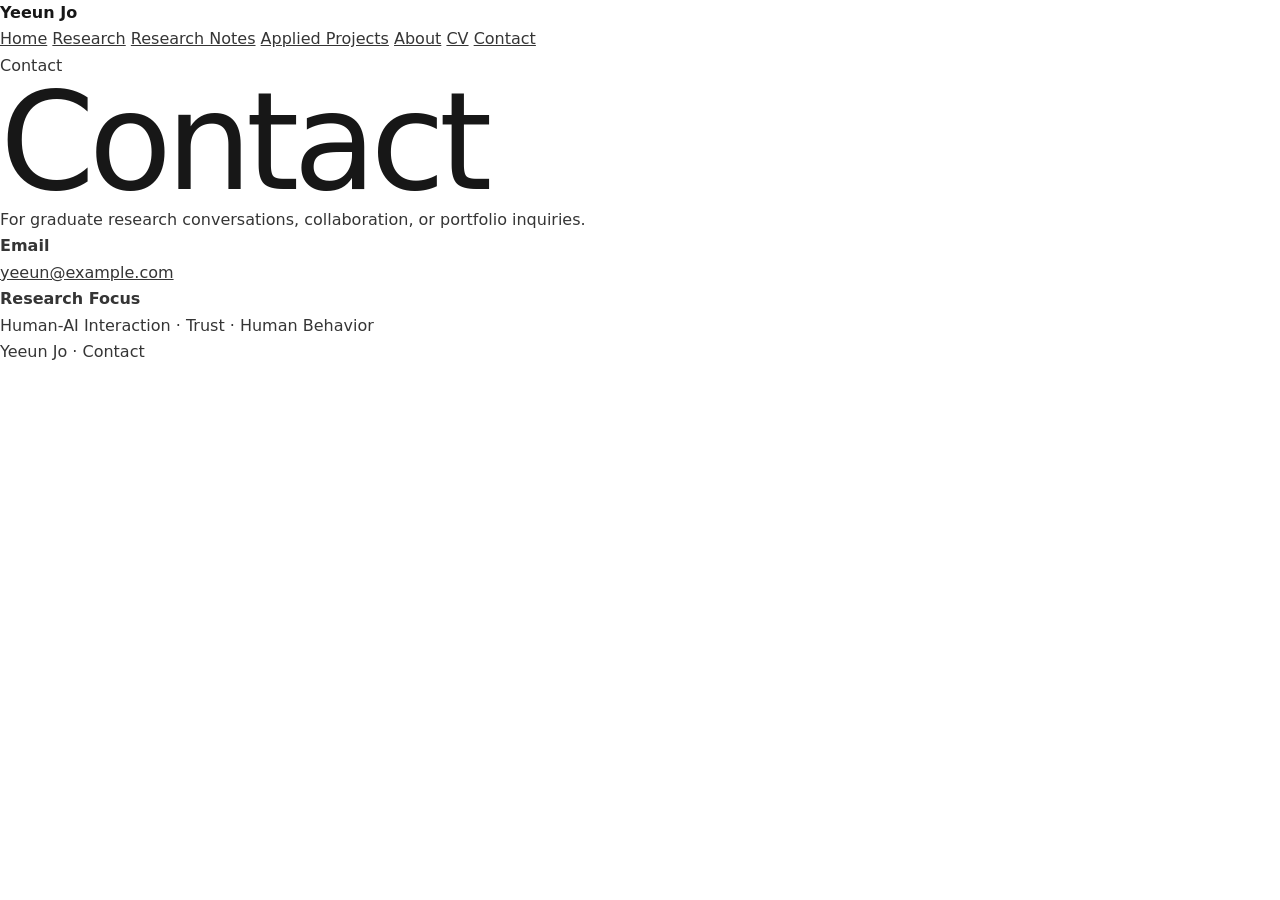
<file: contact.html>
<!doctype html>
<html lang="en">
  <head>
    <meta charset="utf-8">
    <meta name="viewport" content="width=device-width, initial-scale=1">
    <title>Contact | Yeeun Jo</title>
    <link rel="stylesheet" href="styles.css">
  </head>
  <body>
    <header class="site-header">
      <a class="brand" href="index.html">Yeeun Jo</a>
      <nav class="nav" aria-label="Main navigation">
        <a href="index.html">Home</a>
        <a href="research.html">Research</a>
        <a href="research-notes.html">Research Notes</a>
        <a href="applied-projects.html">Applied Projects</a>
        <a href="about.html">About</a>
        <a href="cv.html">CV</a>
        <a class="active" href="contact.html">Contact</a>
      </nav>
    </header>
    <main class="page narrow">
      <section class="page-title">
        <p class="kicker">Contact</p>
        <h1>Contact</h1>
        <p>For graduate research conversations, collaboration, or portfolio inquiries.</p>
      </section>
      <section class="contact-panel">
        <p><strong>Email</strong><br><a href="mailto:yeeun@example.com">yeeun@example.com</a></p>
        <p><strong>Research Focus</strong><br>Human-AI Interaction · Trust · Human Behavior</p>
      </section>
    </main>
    <footer class="footer"><p>Yeeun Jo · Contact</p></footer>
  </body>
</html>
</file>
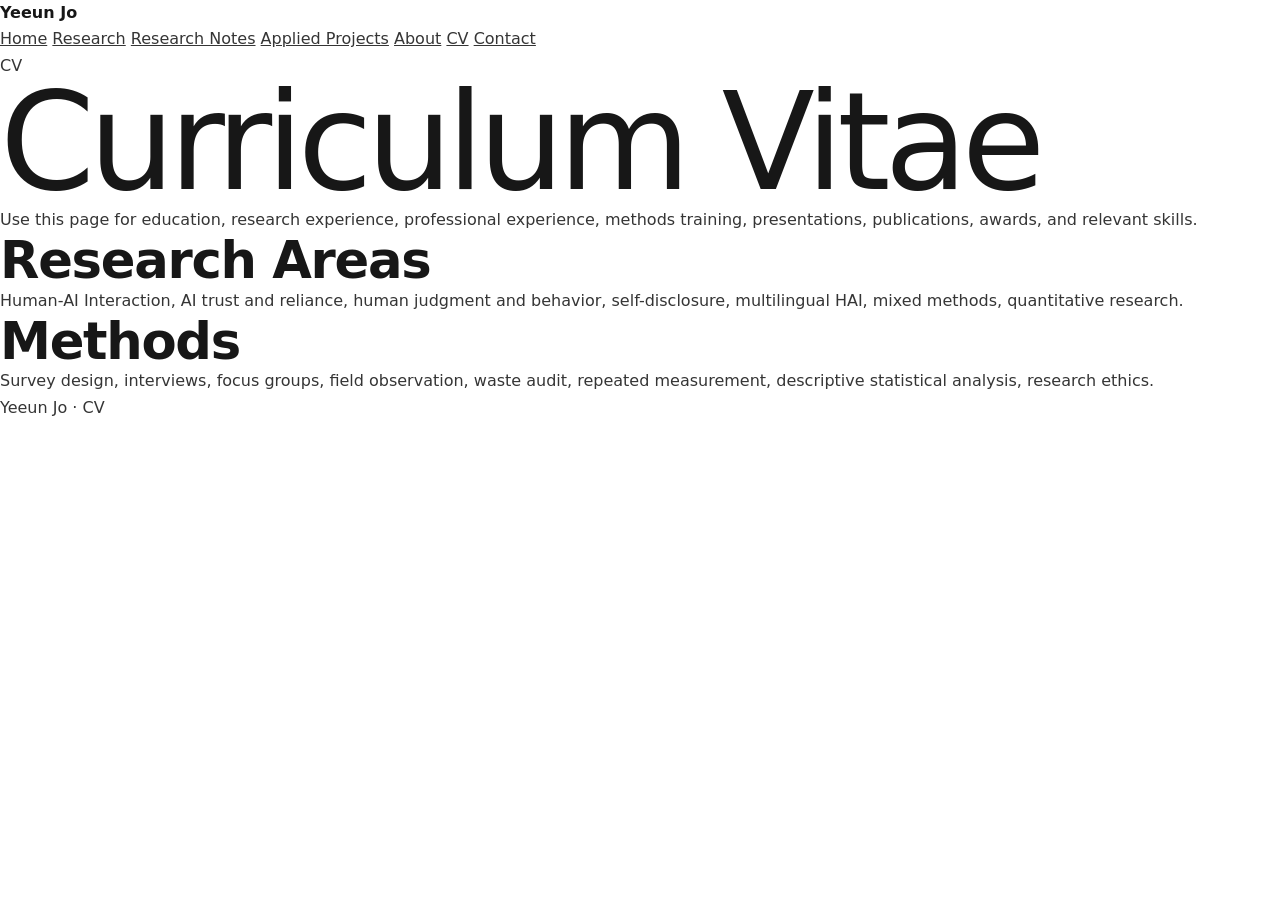
<file: cv.html>
<!doctype html>
<html lang="en">
  <head>
    <meta charset="utf-8">
    <meta name="viewport" content="width=device-width, initial-scale=1">
    <title>CV | Yeeun Jo</title>
    <link rel="stylesheet" href="styles.css">
  </head>
  <body>
    <header class="site-header">
      <a class="brand" href="index.html">Yeeun Jo</a>
      <nav class="nav" aria-label="Main navigation">
        <a href="index.html">Home</a>
        <a href="research.html">Research</a>
        <a href="research-notes.html">Research Notes</a>
        <a href="applied-projects.html">Applied Projects</a>
        <a href="about.html">About</a>
        <a class="active" href="cv.html">CV</a>
        <a href="contact.html">Contact</a>
      </nav>
    </header>
    <main class="page narrow">
      <section class="page-title">
        <p class="kicker">CV</p>
        <h1>Curriculum Vitae</h1>
        <p>Use this page for education, research experience, professional experience, methods training, presentations, publications, awards, and relevant skills.</p>
      </section>
      <section class="cv-list">
        <h2>Research Areas</h2>
        <p>Human-AI Interaction, AI trust and reliance, human judgment and behavior, self-disclosure, multilingual HAI, mixed methods, quantitative research.</p>
        <h2>Methods</h2>
        <p>Survey design, interviews, focus groups, field observation, waste audit, repeated measurement, descriptive statistical analysis, research ethics.</p>
      </section>
    </main>
    <footer class="footer"><p>Yeeun Jo · CV</p></footer>
  </body>
</html>
</file>
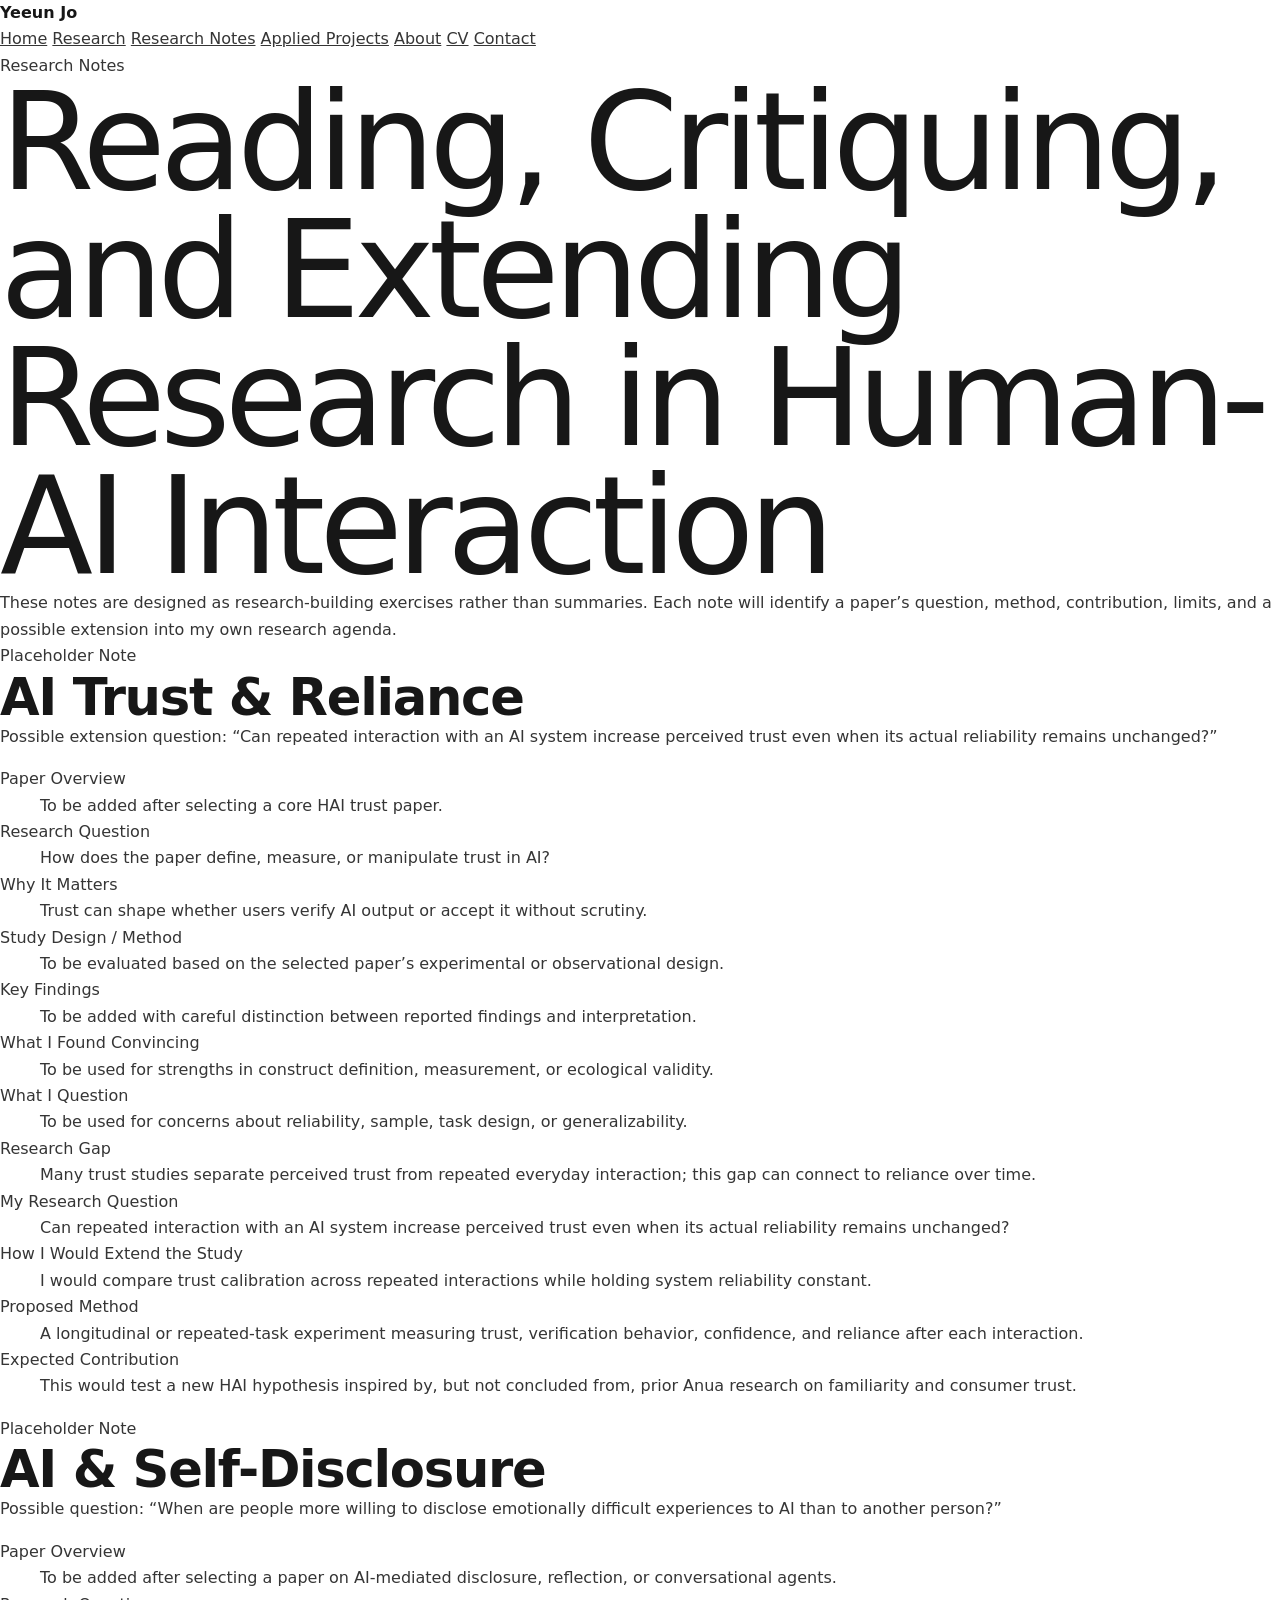
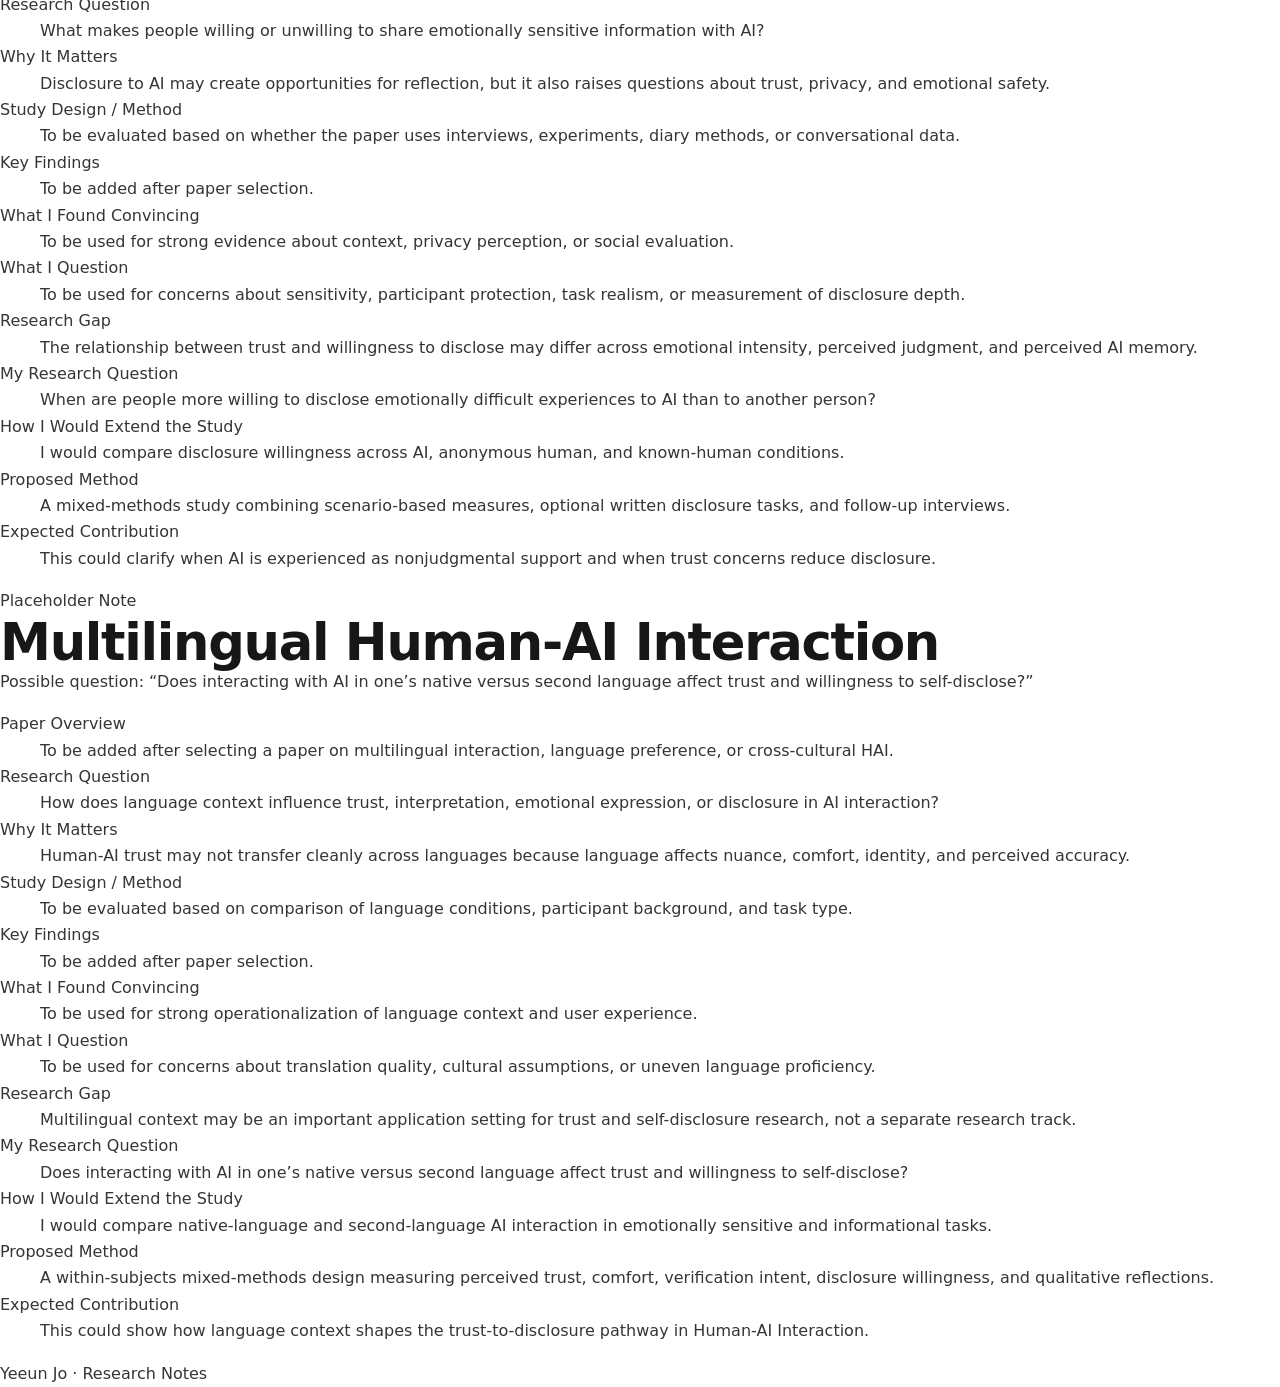
<file: research-notes.html>
<!doctype html>
<html lang="en">
  <head>
    <meta charset="utf-8">
    <meta name="viewport" content="width=device-width, initial-scale=1">
    <title>Research Notes | Yeeun Jo</title>
    <meta name="description" content="Reading, critiquing, and extending research in Human-AI Interaction.">
    <link rel="stylesheet" href="styles.css">
  </head>
  <body>
    <header class="site-header">
      <a class="brand" href="index.html">Yeeun Jo</a>
      <nav class="nav" aria-label="Main navigation">
        <a href="index.html">Home</a>
        <a href="research.html">Research</a>
        <a class="active" href="research-notes.html">Research Notes</a>
        <a href="applied-projects.html">Applied Projects</a>
        <a href="about.html">About</a>
        <a href="cv.html">CV</a>
        <a href="contact.html">Contact</a>
      </nav>
    </header>

    <main class="page">
      <section class="page-title">
        <p class="kicker">Research Notes</p>
        <h1>Reading, Critiquing, and Extending Research in Human-AI Interaction</h1>
        <p>These notes are designed as research-building exercises rather than summaries. Each note will identify a paper’s question, method, contribution, limits, and a possible extension into my own research agenda.</p>
      </section>

      <section class="notes-list">
        <article class="note-detail" id="trust-reliance">
          <div class="note-heading">
            <p class="kicker">Placeholder Note</p>
            <h2>AI Trust & Reliance</h2>
            <p class="case-summary">Possible extension question: “Can repeated interaction with an AI system increase perceived trust even when its actual reliability remains unchanged?”</p>
          </div>
          <dl class="note-template">
            <dt>Paper Overview</dt><dd>To be added after selecting a core HAI trust paper.</dd>
            <dt>Research Question</dt><dd>How does the paper define, measure, or manipulate trust in AI?</dd>
            <dt>Why It Matters</dt><dd>Trust can shape whether users verify AI output or accept it without scrutiny.</dd>
            <dt>Study Design / Method</dt><dd>To be evaluated based on the selected paper’s experimental or observational design.</dd>
            <dt>Key Findings</dt><dd>To be added with careful distinction between reported findings and interpretation.</dd>
            <dt>What I Found Convincing</dt><dd>To be used for strengths in construct definition, measurement, or ecological validity.</dd>
            <dt>What I Question</dt><dd>To be used for concerns about reliability, sample, task design, or generalizability.</dd>
            <dt>Research Gap</dt><dd>Many trust studies separate perceived trust from repeated everyday interaction; this gap can connect to reliance over time.</dd>
            <dt>My Research Question</dt><dd>Can repeated interaction with an AI system increase perceived trust even when its actual reliability remains unchanged?</dd>
            <dt>How I Would Extend the Study</dt><dd>I would compare trust calibration across repeated interactions while holding system reliability constant.</dd>
            <dt>Proposed Method</dt><dd>A longitudinal or repeated-task experiment measuring trust, verification behavior, confidence, and reliance after each interaction.</dd>
            <dt>Expected Contribution</dt><dd>This would test a new HAI hypothesis inspired by, but not concluded from, prior Anua research on familiarity and consumer trust.</dd>
          </dl>
        </article>

        <article class="note-detail" id="self-disclosure">
          <div class="note-heading">
            <p class="kicker">Placeholder Note</p>
            <h2>AI & Self-Disclosure</h2>
            <p class="case-summary">Possible question: “When are people more willing to disclose emotionally difficult experiences to AI than to another person?”</p>
          </div>
          <dl class="note-template">
            <dt>Paper Overview</dt><dd>To be added after selecting a paper on AI-mediated disclosure, reflection, or conversational agents.</dd>
            <dt>Research Question</dt><dd>What makes people willing or unwilling to share emotionally sensitive information with AI?</dd>
            <dt>Why It Matters</dt><dd>Disclosure to AI may create opportunities for reflection, but it also raises questions about trust, privacy, and emotional safety.</dd>
            <dt>Study Design / Method</dt><dd>To be evaluated based on whether the paper uses interviews, experiments, diary methods, or conversational data.</dd>
            <dt>Key Findings</dt><dd>To be added after paper selection.</dd>
            <dt>What I Found Convincing</dt><dd>To be used for strong evidence about context, privacy perception, or social evaluation.</dd>
            <dt>What I Question</dt><dd>To be used for concerns about sensitivity, participant protection, task realism, or measurement of disclosure depth.</dd>
            <dt>Research Gap</dt><dd>The relationship between trust and willingness to disclose may differ across emotional intensity, perceived judgment, and perceived AI memory.</dd>
            <dt>My Research Question</dt><dd>When are people more willing to disclose emotionally difficult experiences to AI than to another person?</dd>
            <dt>How I Would Extend the Study</dt><dd>I would compare disclosure willingness across AI, anonymous human, and known-human conditions.</dd>
            <dt>Proposed Method</dt><dd>A mixed-methods study combining scenario-based measures, optional written disclosure tasks, and follow-up interviews.</dd>
            <dt>Expected Contribution</dt><dd>This could clarify when AI is experienced as nonjudgmental support and when trust concerns reduce disclosure.</dd>
          </dl>
        </article>

        <article class="note-detail" id="multilingual">
          <div class="note-heading">
            <p class="kicker">Placeholder Note</p>
            <h2>Multilingual Human-AI Interaction</h2>
            <p class="case-summary">Possible question: “Does interacting with AI in one’s native versus second language affect trust and willingness to self-disclose?”</p>
          </div>
          <dl class="note-template">
            <dt>Paper Overview</dt><dd>To be added after selecting a paper on multilingual interaction, language preference, or cross-cultural HAI.</dd>
            <dt>Research Question</dt><dd>How does language context influence trust, interpretation, emotional expression, or disclosure in AI interaction?</dd>
            <dt>Why It Matters</dt><dd>Human-AI trust may not transfer cleanly across languages because language affects nuance, comfort, identity, and perceived accuracy.</dd>
            <dt>Study Design / Method</dt><dd>To be evaluated based on comparison of language conditions, participant background, and task type.</dd>
            <dt>Key Findings</dt><dd>To be added after paper selection.</dd>
            <dt>What I Found Convincing</dt><dd>To be used for strong operationalization of language context and user experience.</dd>
            <dt>What I Question</dt><dd>To be used for concerns about translation quality, cultural assumptions, or uneven language proficiency.</dd>
            <dt>Research Gap</dt><dd>Multilingual context may be an important application setting for trust and self-disclosure research, not a separate research track.</dd>
            <dt>My Research Question</dt><dd>Does interacting with AI in one’s native versus second language affect trust and willingness to self-disclose?</dd>
            <dt>How I Would Extend the Study</dt><dd>I would compare native-language and second-language AI interaction in emotionally sensitive and informational tasks.</dd>
            <dt>Proposed Method</dt><dd>A within-subjects mixed-methods design measuring perceived trust, comfort, verification intent, disclosure willingness, and qualitative reflections.</dd>
            <dt>Expected Contribution</dt><dd>This could show how language context shapes the trust-to-disclosure pathway in Human-AI Interaction.</dd>
          </dl>
        </article>
      </section>
    </main>

    <footer class="footer">
      <p>Yeeun Jo · Research Notes</p>
    </footer>
  </body>
</html>
</file>
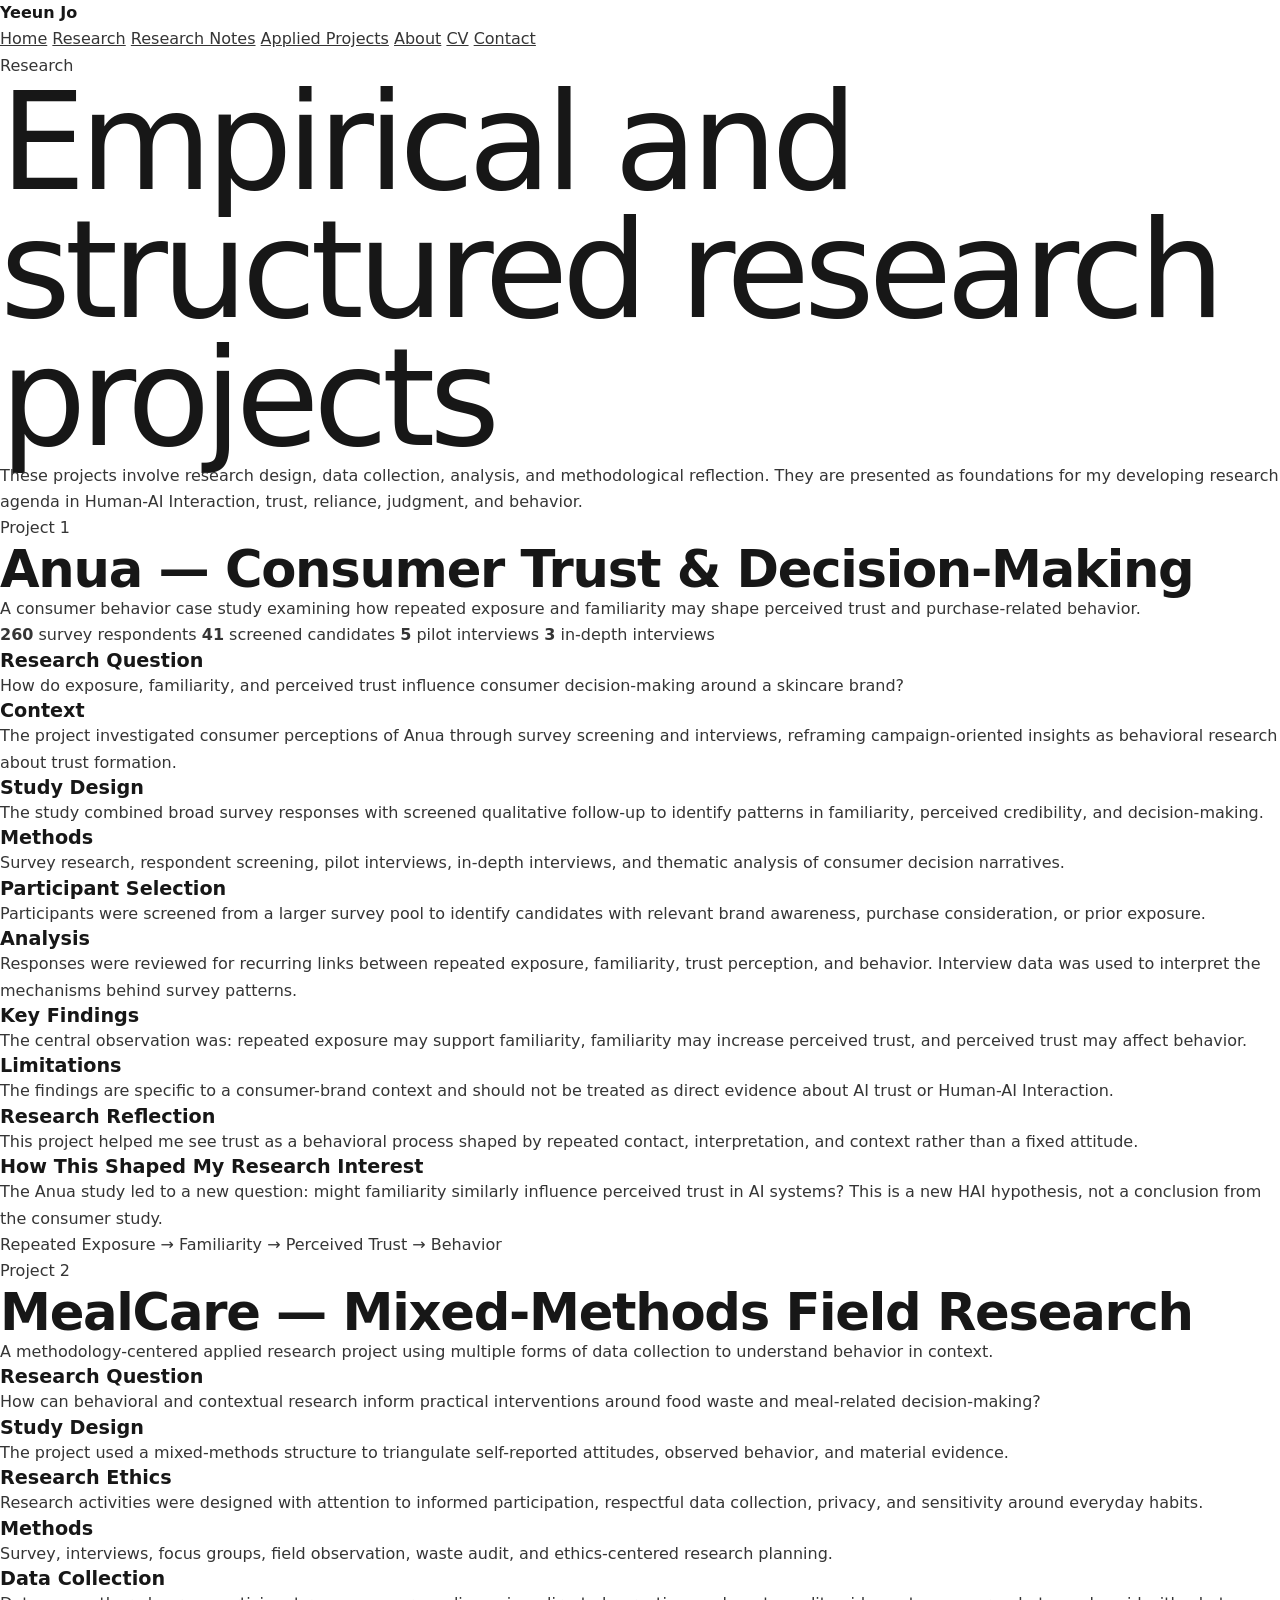
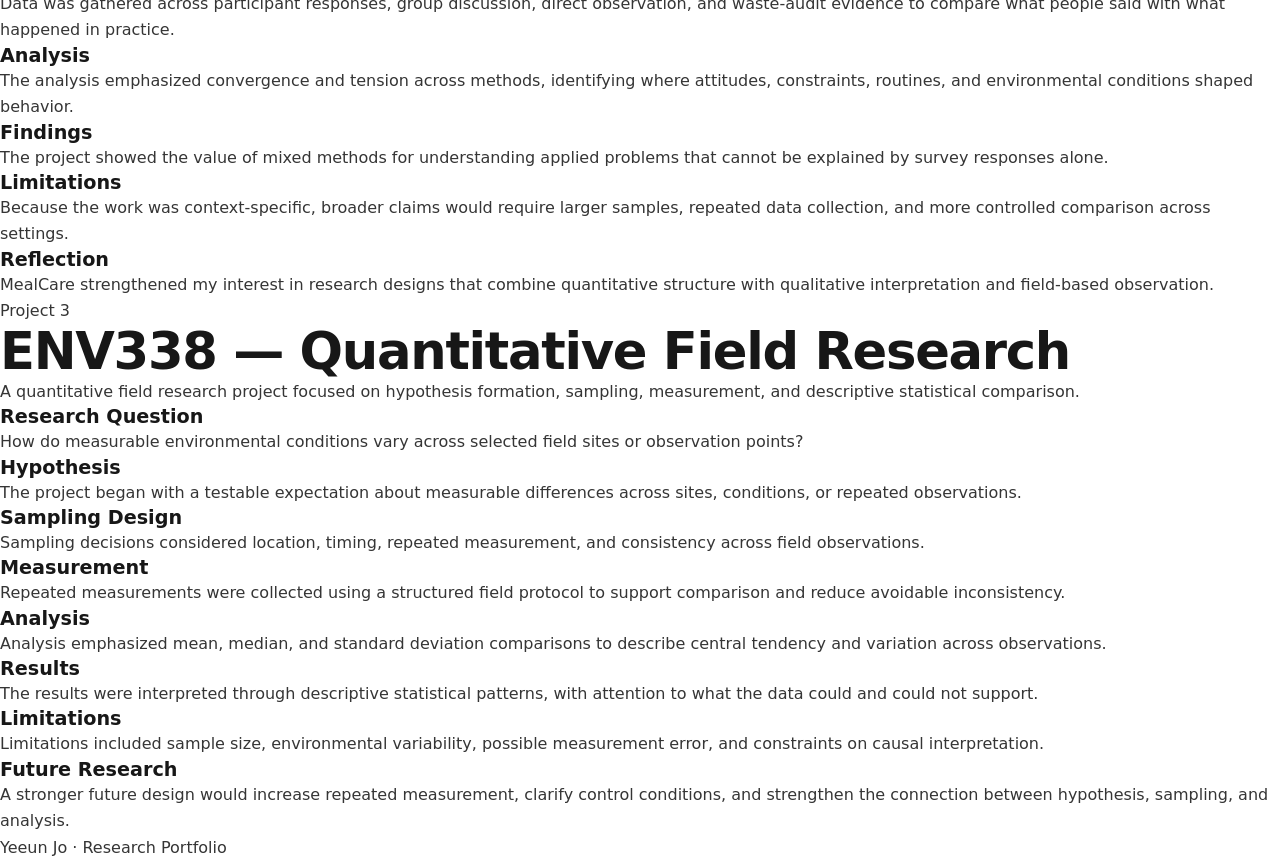
<file: research.html>
<!doctype html>
<html lang="en">
  <head>
    <meta charset="utf-8">
    <meta name="viewport" content="width=device-width, initial-scale=1">
    <title>Research | Yeeun Jo</title>
    <meta name="description" content="Research case studies in behavioral research, mixed methods, and quantitative field research.">
    <link rel="stylesheet" href="styles.css">
  </head>
  <body>
    <header class="site-header">
      <a class="brand" href="index.html">Yeeun Jo</a>
      <nav class="nav" aria-label="Main navigation">
        <a href="index.html">Home</a>
        <a class="active" href="research.html">Research</a>
        <a href="research-notes.html">Research Notes</a>
        <a href="applied-projects.html">Applied Projects</a>
        <a href="about.html">About</a>
        <a href="cv.html">CV</a>
        <a href="contact.html">Contact</a>
      </nav>
    </header>

    <main class="page">
      <section class="page-title">
        <p class="kicker">Research</p>
        <h1>Empirical and structured research projects</h1>
        <p>These projects involve research design, data collection, analysis, and methodological reflection. They are presented as foundations for my developing research agenda in Human-AI Interaction, trust, reliance, judgment, and behavior.</p>
      </section>

      <article class="research-case" id="anua">
        <div class="case-heading">
          <p class="kicker">Project 1</p>
          <h2>Anua — Consumer Trust & Decision-Making</h2>
          <p class="case-summary">A consumer behavior case study examining how repeated exposure and familiarity may shape perceived trust and purchase-related behavior.</p>
        </div>
        <div class="stats-row">
          <span><strong>260</strong> survey respondents</span>
          <span><strong>41</strong> screened candidates</span>
          <span><strong>5</strong> pilot interviews</span>
          <span><strong>3</strong> in-depth interviews</span>
        </div>
        <div class="case-grid">
          <section><h3>Research Question</h3><p>How do exposure, familiarity, and perceived trust influence consumer decision-making around a skincare brand?</p></section>
          <section><h3>Context</h3><p>The project investigated consumer perceptions of Anua through survey screening and interviews, reframing campaign-oriented insights as behavioral research about trust formation.</p></section>
          <section><h3>Study Design</h3><p>The study combined broad survey responses with screened qualitative follow-up to identify patterns in familiarity, perceived credibility, and decision-making.</p></section>
          <section><h3>Methods</h3><p>Survey research, respondent screening, pilot interviews, in-depth interviews, and thematic analysis of consumer decision narratives.</p></section>
          <section><h3>Participant Selection</h3><p>Participants were screened from a larger survey pool to identify candidates with relevant brand awareness, purchase consideration, or prior exposure.</p></section>
          <section><h3>Analysis</h3><p>Responses were reviewed for recurring links between repeated exposure, familiarity, trust perception, and behavior. Interview data was used to interpret the mechanisms behind survey patterns.</p></section>
          <section><h3>Key Findings</h3><p>The central observation was: repeated exposure may support familiarity, familiarity may increase perceived trust, and perceived trust may affect behavior.</p></section>
          <section><h3>Limitations</h3><p>The findings are specific to a consumer-brand context and should not be treated as direct evidence about AI trust or Human-AI Interaction.</p></section>
          <section><h3>Research Reflection</h3><p>This project helped me see trust as a behavioral process shaped by repeated contact, interpretation, and context rather than a fixed attitude.</p></section>
          <section><h3>How This Shaped My Research Interest</h3><p>The Anua study led to a new question: might familiarity similarly influence perceived trust in AI systems? This is a new HAI hypothesis, not a conclusion from the consumer study.</p></section>
        </div>
        <div class="concept-line">Repeated Exposure → Familiarity → Perceived Trust → Behavior</div>
      </article>

      <article class="research-case" id="mealcare">
        <div class="case-heading">
          <p class="kicker">Project 2</p>
          <h2>MealCare — Mixed-Methods Field Research</h2>
          <p class="case-summary">A methodology-centered applied research project using multiple forms of data collection to understand behavior in context.</p>
        </div>
        <div class="case-grid">
          <section><h3>Research Question</h3><p>How can behavioral and contextual research inform practical interventions around food waste and meal-related decision-making?</p></section>
          <section><h3>Study Design</h3><p>The project used a mixed-methods structure to triangulate self-reported attitudes, observed behavior, and material evidence.</p></section>
          <section><h3>Research Ethics</h3><p>Research activities were designed with attention to informed participation, respectful data collection, privacy, and sensitivity around everyday habits.</p></section>
          <section><h3>Methods</h3><p>Survey, interviews, focus groups, field observation, waste audit, and ethics-centered research planning.</p></section>
          <section><h3>Data Collection</h3><p>Data was gathered across participant responses, group discussion, direct observation, and waste-audit evidence to compare what people said with what happened in practice.</p></section>
          <section><h3>Analysis</h3><p>The analysis emphasized convergence and tension across methods, identifying where attitudes, constraints, routines, and environmental conditions shaped behavior.</p></section>
          <section><h3>Findings</h3><p>The project showed the value of mixed methods for understanding applied problems that cannot be explained by survey responses alone.</p></section>
          <section><h3>Limitations</h3><p>Because the work was context-specific, broader claims would require larger samples, repeated data collection, and more controlled comparison across settings.</p></section>
          <section><h3>Reflection</h3><p>MealCare strengthened my interest in research designs that combine quantitative structure with qualitative interpretation and field-based observation.</p></section>
        </div>
      </article>

      <article class="research-case" id="env338">
        <div class="case-heading">
          <p class="kicker">Project 3</p>
          <h2>ENV338 — Quantitative Field Research</h2>
          <p class="case-summary">A quantitative field research project focused on hypothesis formation, sampling, measurement, and descriptive statistical comparison.</p>
        </div>
        <div class="case-grid">
          <section><h3>Research Question</h3><p>How do measurable environmental conditions vary across selected field sites or observation points?</p></section>
          <section><h3>Hypothesis</h3><p>The project began with a testable expectation about measurable differences across sites, conditions, or repeated observations.</p></section>
          <section><h3>Sampling Design</h3><p>Sampling decisions considered location, timing, repeated measurement, and consistency across field observations.</p></section>
          <section><h3>Measurement</h3><p>Repeated measurements were collected using a structured field protocol to support comparison and reduce avoidable inconsistency.</p></section>
          <section><h3>Analysis</h3><p>Analysis emphasized mean, median, and standard deviation comparisons to describe central tendency and variation across observations.</p></section>
          <section><h3>Results</h3><p>The results were interpreted through descriptive statistical patterns, with attention to what the data could and could not support.</p></section>
          <section><h3>Limitations</h3><p>Limitations included sample size, environmental variability, possible measurement error, and constraints on causal interpretation.</p></section>
          <section><h3>Future Research</h3><p>A stronger future design would increase repeated measurement, clarify control conditions, and strengthen the connection between hypothesis, sampling, and analysis.</p></section>
        </div>
      </article>
    </main>

    <footer class="footer">
      <p>Yeeun Jo · Research Portfolio</p>
    </footer>
  </body>
</html>
</file>
<file: styles.css>
:root {
  --bg: #ffffff;
  --paper: #ffffff;
  --ink: #171717;
  --text: #353535;
  --muted: #747474;
  --faint: #a7a7a7;
  --line: #e7e4de;
  --soft: #f4f3f0;
  --accent: #59544d;
  --max: 1120px;
}

* {
  box-sizing: border-box;
}

html {
  scroll-behavior: auto;
}

body {
  margin: 0;
  background: var(--bg);
  color: var(--text);
  font-family: Inter, ui-sans-serif, system-ui, -apple-system, BlinkMacSystemFont, "Segoe UI", sans-serif;
  line-height: 1.65;
}

a {
  color: inherit;
}

.icon-sprite {
  display: none;
}

.icon {
  width: 1.25rem;
  height: 1.25rem;
  flex: 0 0 auto;
  fill: none;
  stroke: currentColor;
  stroke-width: 1.8;
  stroke-linecap: round;
  stroke-linejoin: round;
}

.icon.small {
  width: 1.05rem;
  height: 1.05rem;
}

.process-icon {
  width: 1.4rem;
  height: 1.4rem;
  margin-bottom: 10px;
}

.icon-box {
  display: inline-grid;
  place-items: center;
  border: 1px solid var(--line);
  background: var(--paper);
  color: var(--ink);
}

.icon-box.major {
  width: 58px;
  height: 58px;
  margin-bottom: 20px;
  border-radius: 14px;
  border-color: var(--accent);
  background: var(--accent);
  color: var(--paper);
}

.icon-box.major .icon {
  width: 1.7rem;
  height: 1.7rem;
}

.icon-box.small-box {
  width: 40px;
  height: 40px;
  border-radius: 10px;
  background: var(--soft);
  color: var(--ink);
}

.icon-box.small-box.accent {
  border-color: var(--accent);
  background: var(--accent);
  color: var(--paper);
}

.site-nav {
  position: sticky;
  top: 0;
  z-index: 10;
  display: grid;
  grid-template-columns: auto 1fr auto;
  align-items: center;
  gap: 24px;
  padding: 14px clamp(18px, 4vw, 48px);
  border-bottom: 1px solid var(--line);
  background: rgba(255, 255, 255, 0.94);
  backdrop-filter: blur(14px);
}

.brand {
  color: var(--ink);
  font-weight: 720;
  text-decoration: none;
}

.site-nav nav {
  display: flex;
  justify-content: flex-end;
  gap: clamp(14px, 2vw, 26px);
  flex-wrap: wrap;
}

.site-nav nav a {
  color: var(--muted);
  font-size: 0.76rem;
  font-weight: 600;
  letter-spacing: 0.08em;
  text-transform: uppercase;
  text-decoration: none;
}

.site-nav nav a:hover,
.site-nav nav a.active {
  color: var(--ink);
}

.language-toggle {
  display: flex;
  gap: 2px;
  border-left: 1px solid var(--line);
  padding-left: 10px;
}

.language-toggle button {
  min-width: 34px;
  min-height: 28px;
  border: 0;
  background: transparent;
  color: var(--faint);
  font: inherit;
  font-size: 0.8rem;
  font-weight: 760;
  cursor: pointer;
}

.language-toggle button.active {
  background: var(--soft);
  color: var(--ink);
}

.hero,
.current-question,
.section,
.project {
  width: min(var(--max), calc(100% - 40px));
  margin: 0 auto;
}

.hero {
  display: grid;
  grid-template-columns: minmax(0, 1fr) minmax(300px, 0.56fr);
  gap: clamp(42px, 8vw, 110px);
  align-items: end;
  padding: clamp(86px, 13vw, 160px) 0 clamp(70px, 10vw, 120px);
}

.section-label {
  display: inline-flex;
  align-items: center;
  gap: 8px;
  margin: 0 0 12px;
  color: var(--muted);
  font-size: 0.76rem;
  font-weight: 760;
  letter-spacing: 0.08em;
  text-transform: uppercase;
}

h1,
h2,
h3,
p {
  margin: 0;
}

h1 {
  color: var(--ink);
  font-family: Georgia, "Times New Roman", serif;
  font-size: clamp(4.4rem, 12vw, 8.5rem);
  font-weight: 400;
  letter-spacing: -0.045em;
  line-height: 0.94;
}

h2 {
  color: var(--ink);
  font-size: clamp(1.9rem, 4vw, 3.6rem);
  font-weight: 560;
  letter-spacing: -0.025em;
  line-height: 1.06;
}

h3 {
  color: var(--ink);
  font-size: clamp(1.05rem, 1.5vw, 1.28rem);
  font-weight: 650;
  line-height: 1.25;
}

.hero-line {
  max-width: 13ch;
  margin-top: 24px;
  color: var(--ink);
  font-size: clamp(1.65rem, 3.5vw, 3.15rem);
  line-height: 1.08;
  letter-spacing: -0.02em;
}

.hero-support {
  display: grid;
  gap: 18px;
  color: var(--muted);
  font-size: 1rem;
}

.text-link {
  justify-self: start;
  margin-top: 12px;
  color: var(--ink);
  font-weight: 700;
  text-decoration: none;
}

.current-question {
  display: grid;
  grid-template-columns: 260px 1fr;
  gap: 36px;
  padding: 34px 0;
  border-top: 1px solid var(--ink);
  border-bottom: 1px solid var(--line);
}

.current-question h2 {
  max-width: 820px;
  font-size: clamp(1.7rem, 3.2vw, 2.8rem);
}

.chain {
  margin-top: 22px;
  color: var(--muted);
  font-weight: 680;
}

.section {
  padding: clamp(72px, 10vw, 118px) 0;
}

.section-heading {
  display: grid;
  gap: 16px;
  max-width: 820px;
  margin-bottom: 34px;
}

.section-heading p:not(.section-label) {
  color: var(--muted);
  max-width: 680px;
}

.journey-list {
  display: grid;
  border-top: 1px solid var(--ink);
}

.journey-list a {
  display: grid;
  grid-template-columns: 48px 60px 110px 1fr;
  gap: 18px;
  align-items: center;
  min-height: 86px;
  border-bottom: 1px solid var(--line);
  text-decoration: none;
}

.journey-list span {
  font-size: 1.25rem;
}

.journey-list .icon-box {
  font-size: 1rem;
}

.journey-list strong,
.journey-list em {
  color: var(--muted);
  font-style: normal;
  font-size: 0.86rem;
  font-weight: 680;
  text-transform: uppercase;
}

.journey-list b {
  color: var(--ink);
  font-size: clamp(1.05rem, 1.8vw, 1.35rem);
  font-weight: 620;
}

.project {
  display: grid;
  grid-template-columns: minmax(240px, 0.36fr) minmax(0, 1fr);
  gap: clamp(38px, 7vw, 92px);
  padding: clamp(70px, 10vw, 112px) 0;
  border-top: 1px solid var(--line);
}

.project-meta {
  position: sticky;
  top: 86px;
  align-self: start;
}

.project-meta h2 {
  margin-bottom: 16px;
  font-size: clamp(1.7rem, 3.4vw, 3rem);
}

.project-meta p:not(.section-label) {
  color: var(--muted);
}

.project-body {
  display: grid;
  gap: 24px;
}

.project-body > p {
  max-width: 760px;
  color: var(--text);
}

.question-block {
  padding: 24px 0;
  border-top: 1px solid var(--ink);
  border-bottom: 1px solid var(--line);
}

.question-block span {
  display: inline-flex;
  align-items: center;
  gap: 8px;
  margin-bottom: 12px;
  color: var(--muted);
  font-size: 0.78rem;
  font-weight: 760;
  letter-spacing: 0.08em;
  text-transform: uppercase;
}

.question-block.large h3 {
  font-size: clamp(1.35rem, 2.4vw, 2.2rem);
}

.process-row,
.pathway,
.vertical-process,
.concept-chain,
.applied-flow {
  display: grid;
  gap: 0;
  border-top: 1px solid var(--ink);
  border-bottom: 1px solid var(--line);
}

.process-row,
.pathway {
  grid-template-columns: repeat(5, minmax(0, 1fr));
}

.pathway {
  grid-template-columns: repeat(4, minmax(0, 1fr));
}

.process-row span,
.pathway span,
.concept-chain span,
.applied-flow span {
  position: relative;
  min-height: 82px;
  display: flex;
  gap: 10px;
  align-items: center;
  padding: 14px;
  border-right: 1px solid var(--line);
  color: var(--ink);
  font-weight: 650;
}

.process-row span {
  align-items: flex-start;
  flex-direction: column;
  justify-content: center;
}

.process-row em,
.feature-strip em,
.vertical-process em {
  font-style: normal;
}

.process-row span:last-child,
.pathway span:last-child,
.concept-chain span:last-child,
.applied-flow span:last-child {
  border-right: 0;
}

.pathway span:last-child {
  background: var(--soft);
}

.feature-strip,
.method-tags,
.interest-list {
  display: flex;
  flex-wrap: wrap;
  gap: 8px;
}

.feature-strip span,
.method-tags span,
.interest-list span {
  display: inline-flex;
  align-items: center;
  gap: 8px;
  padding: 8px 10px;
  border: 1px solid var(--line);
  background: var(--paper);
  color: var(--muted);
  font-size: 0.9rem;
}

.insight {
  display: grid;
  gap: 10px;
  padding: 22px 0 0;
  border-top: 1px solid var(--line);
}

.insight p:not(.section-label) {
  color: var(--ink);
  font-size: 1.05rem;
  line-height: 1.55;
}

.connection {
  color: var(--muted) !important;
}

.dhu-case {
  width: min(var(--max), calc(100% - 40px));
  margin: 0 auto;
  display: grid;
  grid-template-columns: minmax(0, 0.78fr) minmax(180px, 0.22fr);
  gap: clamp(34px, 5vw, 68px);
  padding: clamp(64px, 8vw, 92px) 0;
  border-top: 1px solid var(--line);
}

.dhu-main {
  display: grid;
  gap: 28px;
}

.dhu-page {
  scroll-margin-top: 86px;
  display: grid;
  gap: 18px;
  padding: clamp(26px, 4vw, 42px);
  border: 1px solid var(--line);
  border-radius: 10px;
  background: var(--paper);
}

.dhu-page h2 {
  max-width: 760px;
  font-size: clamp(2rem, 3vw, 2.35rem);
  line-height: 1.12;
}

.dhu-page h3 {
  font-size: clamp(1.15rem, 1.8vw, 1.45rem);
}

.dhu-page p {
  max-width: 760px;
  font-size: 0.98rem;
  line-height: 1.68;
}

.dhu-page-head {
  display: grid;
  gap: 8px;
}

.dhu-meta,
.dhu-caption,
.dhu-note,
.dhu-box small {
  color: var(--muted);
  font-size: 0.82rem;
  line-height: 1.55;
}

.dhu-focus,
.dhu-insight-box,
.dhu-observation {
  padding: 18px;
  border: 1px solid var(--line);
  border-radius: 8px;
  background: var(--soft);
}

.dhu-focus span,
.dhu-box-kicker,
.dhu-box span,
.dhu-insight-box span,
.dhu-observation span,
.dhu-evidence span,
.dhu-response-flow strong {
  color: var(--muted);
  font-size: 0.76rem;
  font-weight: 760;
  letter-spacing: 0.08em;
  text-transform: uppercase;
}

.dhu-focus p,
.dhu-insight-box p,
.dhu-observation p {
  margin-top: 6px;
  color: var(--ink);
}

.dhu-topic-grid {
  display: grid;
  grid-template-columns: repeat(5, minmax(0, 1fr));
  gap: 8px;
}

.dhu-topic-grid span,
.dhu-evidence div {
  display: grid;
  gap: 10px;
  align-content: start;
  min-height: 86px;
  padding: 14px;
  border: 1px solid var(--line);
  border-radius: 8px;
  background: var(--paper);
  color: var(--ink);
  font-size: 0.86rem;
  font-weight: 650;
}

.dhu-feature {
  background: var(--soft);
}

.dhu-question,
.dhu-research-question {
  color: var(--ink);
  font-weight: 620;
}

.dhu-research-question {
  display: flex;
  align-items: flex-start;
  gap: 10px;
  padding: 18px 0;
  border-top: 1px solid var(--ink);
  border-bottom: 1px solid var(--line);
}

.dhu-research-question p {
  font-size: clamp(1.05rem, 1.7vw, 1.28rem);
  line-height: 1.55;
}

.dhu-two-up,
.dhu-comparison,
.dhu-evidence {
  display: grid;
  grid-template-columns: repeat(2, minmax(0, 1fr));
  gap: 12px;
}

.dhu-box {
  display: grid;
  gap: 12px;
  padding: 18px;
  border: 1px solid var(--line);
  border-radius: 8px;
  background: var(--paper);
}

.dhu-box h3,
.dhu-box ul {
  margin: 0;
}

.dhu-box h3 {
  display: flex;
  align-items: center;
  gap: 8px;
}

.dhu-box ul {
  padding-left: 18px;
  color: var(--text);
  font-size: 0.94rem;
  line-height: 1.65;
}

.dhu-box p {
  font-size: 0.94rem;
}

.dhu-shift {
  display: grid;
  gap: 8px;
  justify-items: center;
  padding: 22px;
  border-top: 1px solid var(--ink);
  border-bottom: 1px solid var(--line);
  text-align: center;
}

.dhu-shift strong {
  color: var(--ink);
  font-size: clamp(1.05rem, 1.8vw, 1.35rem);
}

.dhu-shift span,
.dhu-shift em {
  color: var(--muted);
  font-size: 0.86rem;
  font-style: normal;
}

.dhu-flow {
  display: grid;
  gap: 10px;
  position: relative;
}

.dhu-flow div {
  position: relative;
  display: grid;
  gap: 6px;
  padding: 14px 16px;
  border: 1px solid var(--line);
  border-radius: 8px;
  background: var(--paper);
}

.dhu-flow.vertical div:not(:last-child)::after {
  content: "";
  width: 1px;
  height: 10px;
  position: absolute;
  left: 28px;
  bottom: -11px;
  background: var(--faint);
}

.dhu-flow div span {
  color: var(--muted);
  font-size: 0.75rem;
  font-weight: 760;
}

.dhu-flow div strong {
  color: var(--ink);
  font-size: 0.95rem;
  text-transform: uppercase;
}

.dhu-flow div p {
  color: var(--muted);
  font-size: 0.88rem;
}

.dhu-flow.horizontal {
  grid-template-columns: repeat(5, minmax(0, 1fr));
}

.dhu-flow.horizontal div {
  min-height: 92px;
  align-content: center;
}

.dhu-flow.horizontal div:not(:last-child)::after {
  content: "";
  width: 12px;
  height: 1px;
  position: absolute;
  right: -13px;
  top: 50%;
  background: var(--faint);
}

.dhu-case-box {
  display: grid;
  gap: 16px;
  padding: 22px;
  border: 1px solid var(--ink);
  border-radius: 10px;
  background: var(--paper);
}

.dhu-contrast {
  display: grid;
  grid-template-columns: 1fr auto 1fr;
  gap: 12px;
  align-items: center;
}

.dhu-contrast div {
  display: grid;
  gap: 8px;
  padding: 16px;
  border: 1px solid var(--line);
  border-radius: 8px;
  background: var(--soft);
}

.dhu-contrast strong {
  color: var(--ink);
  text-transform: uppercase;
}

.dhu-contrast span {
  color: var(--muted);
  font-size: 0.9rem;
}

.dhu-contrast em {
  color: var(--muted);
  font-style: normal;
  font-weight: 760;
}

.dhu-converge {
  display: grid;
  grid-template-columns: 1fr 1fr;
  gap: 12px;
}

.dhu-converge > strong {
  grid-column: 1 / -1;
  justify-self: center;
  padding: 12px 22px;
  border: 1px solid var(--accent);
  border-radius: 999px;
  background: var(--accent);
  color: var(--paper);
  font-size: 0.9rem;
  text-transform: uppercase;
}

.dhu-response-flow {
  display: grid;
  gap: 14px;
  padding-top: 6px;
}

.dhu-response-flow > div {
  display: grid;
  grid-template-columns: repeat(3, minmax(0, 1fr));
  gap: 10px;
}

.dhu-response-flow span {
  display: grid;
  gap: 4px;
  justify-items: center;
  padding: 14px;
  border: 1px solid var(--line);
  border-radius: 8px;
  color: var(--ink);
  font-size: 0.88rem;
  font-weight: 760;
  text-transform: uppercase;
}

.dhu-response-flow small {
  color: var(--muted);
  font-size: 0.78rem;
  font-weight: 620;
}

.dhu-page.quiet {
  background: #fdfdfc;
}

.dhu-final {
  padding-top: 18px;
  border-top: 1px solid var(--line);
  color: var(--ink);
  font-weight: 620;
}

.dhu-toc {
  position: sticky;
  top: 86px;
  align-self: start;
  display: grid;
  gap: 4px;
  padding-left: 16px;
  border-left: 1px solid var(--line);
}

.dhu-toc strong {
  margin-bottom: 8px;
  color: var(--ink);
  font-size: 0.88rem;
}

.dhu-toc a {
  position: relative;
  display: flex;
  gap: 8px;
  padding: 7px 0;
  color: var(--muted);
  font-size: 0.82rem;
  font-weight: 620;
  text-decoration: none;
}

.dhu-toc a::before {
  content: "";
  width: 3px;
  height: 18px;
  position: absolute;
  left: -18px;
  top: 8px;
  border-radius: 999px;
  background: transparent;
}

.dhu-toc a.active,
.dhu-toc a:hover {
  color: var(--ink);
}

.dhu-toc a.active::before {
  background: var(--accent);
}

.dhu-toc span {
  color: var(--faint);
  font-variant-numeric: tabular-nums;
}

.dhu-cover {
  width: 100vw;
  min-height: calc(100vh - 68px);
  margin-left: calc(50% - 50vw);
  display: grid;
  align-content: end;
  gap: 14px;
  padding: clamp(48px, 8vw, 96px) max(48px, calc((100vw - 1120px) / 2));
  border-radius: 0;
  background: #111111;
  color: var(--paper);
}

.dhu-cover p,
.dhu-cover span {
  margin: 0;
  color: #bdbdbd;
  font-size: 0.78rem;
  font-weight: 760;
  letter-spacing: 0.1em;
  text-transform: uppercase;
}

.dhu-cover h2 {
  max-width: 640px;
  margin: 0;
  color: var(--paper);
  font-family: Georgia, "Times New Roman", serif;
  font-size: clamp(2.1rem, 4.4vw, 3.4rem);
  font-weight: 400;
  letter-spacing: 0;
  line-height: 1.08;
}

.dhu-case {
  width: 100%;
  max-width: none;
  grid-template-columns: minmax(0, 1fr) 24px;
  gap: 0;
  padding: 0 clamp(18px, 3vw, 36px) clamp(72px, 9vw, 110px);
  border-top: 0;
  background: #ffffff;
}

.dhu-main {
  width: min(1120px, calc(100vw - 112px));
  margin: 0 auto;
  gap: clamp(40px, 6vw, 72px);
}

.dhu-page {
  gap: 22px;
  padding: clamp(34px, 5vw, 58px) 0;
  border: 0;
  border-top: 1px solid var(--line);
  border-radius: 0;
  background: transparent;
}

.dhu-page:first-of-type {
  border-top: 0;
}

.dhu-page h2,
.dhu-page h3 {
  font-family: Georgia, "Times New Roman", serif;
  letter-spacing: 0;
}

.dhu-page h2 {
  font-size: clamp(2rem, 3.2vw, 2.4rem);
  font-weight: 400;
}

.dhu-page h3 {
  font-weight: 400;
}

.dhu-page p {
  font-size: 0.96rem;
}

.dhu-feature,
.dhu-page.quiet {
  margin-inline: 0;
  padding-inline: clamp(18px, 3vw, 34px);
  border-radius: 0;
  background: #ffffff;
}

.dhu-question-card {
  max-width: 760px;
  justify-self: center;
  width: 100%;
  display: grid;
  gap: 10px;
  padding: 22px clamp(20px, 4vw, 36px);
  border: 1px solid var(--line);
  border-radius: 14px;
  background: rgba(255, 255, 255, 0.72);
  text-align: center;
}

.dhu-question-card span,
.dhu-critical-columns h3 {
  color: var(--muted);
  font-size: 0.76rem;
  font-weight: 760;
  letter-spacing: 0.08em;
  text-transform: uppercase;
}

.dhu-question-card p {
  justify-self: center;
  color: var(--ink);
  font-family: Georgia, "Times New Roman", serif;
  font-size: clamp(1.15rem, 2vw, 1.45rem);
  line-height: 1.5;
}

.dhu-critical-columns {
  display: grid;
  grid-template-columns: repeat(2, minmax(0, 1fr));
  gap: clamp(20px, 5vw, 54px);
  padding-top: 10px;
}

.dhu-critical-columns div {
  display: grid;
  gap: 0;
}

.dhu-critical-columns p {
  display: flex;
  align-items: center;
  gap: 12px;
  padding: 12px 0;
  border-bottom: 1px solid var(--line);
  color: var(--ink);
  font-size: 0.92rem;
}

.dhu-critical-columns span,
.dhu-numbered-list span,
.dhu-flow div span {
  width: 22px;
  height: 22px;
  display: inline-grid;
  place-items: center;
  flex: 0 0 auto;
  border: 1px solid var(--line);
  border-radius: 999px;
  background: var(--paper);
  color: var(--muted);
  font-family: Inter, ui-sans-serif, system-ui, sans-serif;
  font-size: 0.64rem;
  font-weight: 760;
}

.dhu-topic-grid span,
.dhu-evidence div {
  min-height: 34px;
  display: inline-flex;
  align-items: center;
  min-height: auto;
  padding: 7px 9px;
  border-color: #171717;
  border-radius: 999px;
  background: #171717;
  color: #ffffff;
  font-size: 0.76rem;
  font-weight: 650;
}

.dhu-topic-grid .icon {
  width: 0.85rem;
  height: 0.85rem;
}

.dhu-two-up .dhu-box,
.dhu-comparison .dhu-box,
.dhu-converge .dhu-box {
  border: 1px solid #171717;
  border-radius: 8px;
  background: #171717;
  color: #ffffff;
}

.dhu-box h3 {
  font-family: Inter, ui-sans-serif, system-ui, sans-serif;
  font-size: 0.96rem;
  font-weight: 760;
  letter-spacing: 0;
  text-transform: uppercase;
}

.dhu-box h3,
.dhu-box p,
.dhu-box small,
.dhu-box span,
.dhu-box li {
  color: #ffffff;
}

.dhu-box .icon {
  color: #ffffff;
}

.dhu-research-question {
  justify-content: center;
  padding: 22px 0;
  text-align: center;
}

.dhu-research-question p {
  font-family: Georgia, "Times New Roman", serif;
  font-size: clamp(1.1rem, 2vw, 1.45rem);
  font-weight: 400;
}

.dhu-flow.vertical {
  gap: 0;
  padding: clamp(20px, 4vw, 34px);
  border: 1px solid var(--line);
  border-radius: 0;
  background: #ffffff;
}

.dhu-flow.vertical div {
  grid-template-columns: 26px minmax(0, 1fr);
  column-gap: 14px;
  padding: 18px 0;
  border: 0;
  border-radius: 0;
  background: transparent;
}

.dhu-flow.vertical div:not(:last-child) {
  border-bottom: 1px solid var(--line);
}

.dhu-flow.vertical div:not(:last-child)::after {
  display: none;
}

.dhu-flow.vertical strong,
.dhu-flow.vertical p {
  grid-column: 2;
}

.dhu-flow.vertical span {
  grid-row: 1 / span 2;
}

.dhu-case-box {
  padding: clamp(24px, 4vw, 38px);
  border: 1px solid #171717;
  border-radius: 8px;
  background: #171717;
  color: #ffffff;
}

.dhu-case-box .dhu-box-kicker,
.dhu-case-box p,
.dhu-case-box strong,
.dhu-case-box span {
  color: #ffffff;
}

.dhu-numbered-list {
  display: grid;
  gap: 0;
  max-width: 780px;
}

.dhu-numbered-list div {
  display: grid;
  grid-template-columns: 26px minmax(0, 1fr);
  column-gap: 14px;
  padding: 18px 0;
  border-bottom: 1px solid var(--line);
}

.dhu-numbered-list div:last-child {
  border-bottom: 0;
}

.dhu-numbered-list span {
  grid-row: 1 / span 2;
}

.dhu-numbered-list strong {
  color: var(--ink);
  font-size: 0.92rem;
  letter-spacing: 0.04em;
  text-transform: uppercase;
}

.dhu-numbered-list p {
  grid-column: 2;
  color: var(--muted);
  font-size: 0.92rem;
}

.dhu-contrast div {
  border-radius: 0;
  border-width: 1px 0;
  background: transparent;
}

.dhu-comparison {
  gap: clamp(18px, 5vw, 56px);
  padding: clamp(18px, 3vw, 30px) 0;
  border-top: 1px solid var(--ink);
  border-bottom: 1px solid var(--line);
}

.dhu-comparison .dhu-box {
  gap: 16px;
  padding: 18px;
  border: 1px solid #171717;
}

.dhu-comparison .dhu-box:first-child {
  padding-right: clamp(8px, 2vw, 28px);
  border-right: 1px solid #171717;
}

.dhu-comparison .dhu-box:last-child {
  padding-left: clamp(8px, 2vw, 28px);
}

.dhu-comparison .dhu-box h3 {
  padding-bottom: 12px;
  border-bottom: 1px solid rgba(255, 255, 255, 0.22);
}

.dhu-comparison .dhu-box ul {
  display: grid;
  gap: 0;
  padding-left: 0;
  list-style: none;
}

.dhu-comparison .dhu-box li {
  display: grid;
  grid-template-columns: 28px minmax(0, 1fr);
  gap: 12px;
  align-items: center;
  padding: 11px 0;
  border-bottom: 1px solid rgba(255, 255, 255, 0.18);
}

.dhu-comparison .dhu-box li::before {
  width: 20px;
  height: 20px;
  display: inline-grid;
  place-items: center;
  border: 1px solid rgba(255, 255, 255, 0.32);
  border-radius: 999px;
  color: #ffffff;
  font-size: 0.65rem;
  font-weight: 760;
}

.dhu-comparison .dhu-box li:nth-child(1)::before {
  content: "01";
}

.dhu-comparison .dhu-box li:nth-child(2)::before {
  content: "02";
}

.dhu-comparison .dhu-box li:nth-child(3)::before {
  content: "03";
}

.dhu-comparison .dhu-box li:nth-child(4)::before {
  content: "04";
}

.dhu-comparison .dhu-box > span {
  margin-top: 4px;
}

.dhu-comparison .dhu-box > p {
  color: var(--muted);
  font-size: 0.9rem;
}

.dhu-argument-flow {
  display: grid;
  grid-template-columns: repeat(4, minmax(0, 1fr));
  gap: 0;
  padding: 14px 0;
  border-top: 1px solid rgba(255, 255, 255, 0.3);
  border-bottom: 1px solid rgba(255, 255, 255, 0.22);
}

.dhu-argument-flow span {
  position: relative;
  display: grid;
  place-items: center;
  min-height: 58px;
  padding: 0 16px;
  color: #ffffff;
  font-size: 0.82rem;
  font-weight: 720;
  text-align: center;
}

.dhu-argument-flow span:not(:last-child)::after {
  content: "";
  width: 22px;
  height: 1px;
  position: absolute;
  right: -11px;
  top: 50%;
  background: var(--line);
}

.dhu-case-box .dhu-observation {
  border-color: rgba(255, 255, 255, 0.22);
  background: rgba(255, 255, 255, 0.08);
}

.dhu-flow.horizontal {
  align-items: start;
  gap: 0;
  padding: 18px 0 8px;
}

.dhu-flow.horizontal div {
  min-height: auto;
  display: grid;
  justify-items: start;
  align-content: start;
  gap: 8px;
  padding: 0 clamp(10px, 2vw, 18px) 0 0;
  border: 0;
  background: transparent;
}

.dhu-flow.horizontal div span {
  width: 22px;
  height: 22px;
  background: var(--accent);
  color: var(--paper);
  border-color: var(--accent);
}

.dhu-flow.horizontal div:not(:last-child)::after {
  width: calc(100% - 40px);
  right: 10px;
  top: 11px;
  background: var(--line);
}

.dhu-flow.horizontal svg {
  display: none;
}

.dhu-converge > strong {
  border-radius: 999px;
  box-shadow: none;
}

.dhu-response-flow > div {
  gap: 0;
  border-top: 1px solid var(--line);
  border-bottom: 1px solid var(--line);
}

.dhu-response-flow span {
  border: 0;
  border-right: 1px solid var(--line);
  border-radius: 0;
  background: transparent;
}

.dhu-response-flow span:last-child {
  border-right: 0;
}

.dhu-hai-question {
  display: grid;
  grid-template-columns: repeat(2, minmax(0, 1fr));
  gap: clamp(18px, 5vw, 52px);
  padding: 18px 0 10px;
  border-top: 1px solid var(--ink);
  border-bottom: 1px solid var(--line);
}

.dhu-hai-question div {
  display: grid;
  gap: 8px;
}

.dhu-hai-question span {
  color: var(--muted);
  font-size: 0.76rem;
  font-weight: 760;
  letter-spacing: 0.08em;
  text-transform: uppercase;
}

.dhu-hai-question p {
  color: var(--ink);
  font-family: Georgia, "Times New Roman", serif;
  font-size: clamp(1.05rem, 1.8vw, 1.3rem);
  line-height: 1.55;
}

.dhu-flow.compact {
  grid-template-columns: repeat(6, minmax(0, 1fr));
  gap: 0;
  padding: 18px 0;
  border-radius: 0;
  background: transparent;
}

.dhu-flow.compact div {
  display: grid;
  justify-items: center;
  text-align: center;
  padding: 8px;
  border: 0;
}

.dhu-flow.compact div::before {
  content: "";
  width: 9px;
  height: 9px;
  margin-bottom: 12px;
  border-radius: 999px;
  background: var(--accent);
}

.dhu-flow.compact div:not(:last-child)::after {
  display: block;
  width: calc(100% - 18px);
  height: 1px;
  left: calc(50% + 14px);
  top: 12px;
  background: var(--line);
}

.dhu-flow.compact div strong {
  grid-column: auto;
  font-size: 0.78rem;
  text-transform: none;
}

.dhu-toc {
  position: sticky;
  top: 36vh;
  min-height: auto;
  justify-content: end;
  align-content: start;
  gap: 0;
  padding: 0;
  border-left: 0;
  z-index: 9;
}

.dhu-toc strong {
  position: absolute;
  width: 1px;
  height: 1px;
  overflow: hidden;
  clip: rect(0, 0, 0, 0);
}

.dhu-toc a {
  width: 92px;
  min-height: 42px;
  position: relative;
  display: flex;
  justify-content: flex-end;
  align-items: center;
  padding: 0;
  color: #c6c6c6;
  font-size: 0.68rem;
  font-weight: 720;
  letter-spacing: 0.02em;
}

.dhu-toc a::before {
  content: "";
  width: 1px;
  height: 24px;
  position: absolute;
  right: 4px;
  top: calc(50% + 10px);
  display: block;
  border: 0;
  border-radius: 0;
  background: #dddddd;
}

.dhu-toc a:last-child::before {
  display: none;
}

.dhu-toc a::after {
  content: attr(aria-label);
  position: absolute;
  right: 24px;
  top: 50%;
  transform: translate(2px, -50%);
  min-width: max-content;
  padding: 0 0 0 28px;
  border: 0;
  border-radius: 0;
  background: transparent;
  color: var(--ink);
  font-size: 0.72rem;
  font-weight: 650;
  opacity: 0;
  pointer-events: none;
}

.dhu-toc a.active {
  color: var(--ink);
}

.dhu-toc a.active::after {
  opacity: 1;
  transform: translate(0, -50%);
}

.dhu-toc a.active span::after {
  content: "";
  width: 18px;
  height: 1px;
  position: absolute;
  right: 22px;
  top: 50%;
  background: var(--ink);
}

.dhu-toc a span {
  position: relative;
  width: auto;
  height: auto;
  overflow: visible;
  clip: auto;
  color: currentColor;
  font-variant-numeric: tabular-nums;
}

.dhu-toc.on-cover a {
  color: #3f3f3f;
}

.dhu-toc.on-cover a::before {
  background: #343434;
}

.dhu-toc.on-cover a.active {
  color: #ffffff;
}

.dhu-toc.on-cover a.active::after {
  color: #ffffff;
}

.dhu-toc.on-cover a.active span::after {
  background: #ffffff;
}

.session-grid,
.methods-map,
.toolkit-grid {
  display: grid;
  grid-template-columns: repeat(3, minmax(0, 1fr));
  border-top: 1px solid var(--ink);
  border-bottom: 1px solid var(--line);
}

.session-grid article,
.methods-map article,
.toolkit-grid article {
  min-height: 170px;
  padding: 22px;
  border-right: 1px solid var(--line);
  background: var(--paper);
}

.session-grid article:last-child,
.methods-map article:last-child,
.toolkit-grid article:last-child {
  border-right: 0;
}

.session-grid strong,
.toolkit-grid span {
  display: block;
  margin-bottom: 16px;
  color: var(--muted);
}

.toolkit-grid .icon-box {
  color: var(--ink);
}

.session-grid p,
.methods-map p,
.toolkit-grid p {
  margin-top: 12px;
  color: var(--muted);
}

.vertical-process {
  max-width: 420px;
}

.vertical-process span {
  display: flex;
  align-items: center;
  gap: 10px;
  padding: 14px 0;
  border-bottom: 1px solid var(--line);
  color: var(--ink);
  font-weight: 650;
}

.vertical-process span:last-child {
  border-bottom: 0;
}

.comparison-callout {
  display: grid;
  grid-template-columns: 1fr 1fr;
  border-top: 1px solid var(--ink);
  border-bottom: 1px solid var(--line);
}

.comparison-callout p {
  padding: 20px;
  border-right: 1px solid var(--line);
}

.comparison-callout p:last-child {
  border-right: 0;
}

.comparison-callout strong,
.comparison-callout span {
  display: block;
}

.comparison-callout span {
  margin-top: 8px;
  color: var(--muted);
}

.methods-map {
  grid-template-columns: repeat(4, minmax(0, 1fr));
}

.methods-map h3 {
  display: flex;
  align-items: center;
  gap: 8px;
}

.convergence {
  display: grid;
  gap: 12px;
  justify-items: center;
  padding: 26px;
  border: 1px solid var(--line);
  background: var(--soft);
  text-align: center;
}

.convergence span {
  color: var(--muted);
  font-size: 0.78rem;
  font-weight: 760;
  letter-spacing: 0.08em;
  text-transform: uppercase;
}

.convergence strong {
  color: var(--ink);
  font-size: clamp(1.2rem, 2vw, 1.7rem);
}

.toolkit-grid {
  grid-template-columns: repeat(4, minmax(0, 1fr));
}

.toolkit-sum {
  margin-top: 26px;
  padding-top: 22px;
  border-top: 1px solid var(--line);
  color: var(--muted);
}

.toolkit-sum strong {
  display: block;
  margin-top: 10px;
  color: var(--ink);
  font-size: clamp(1.35rem, 3vw, 2.4rem);
}

.concept-chain {
  grid-template-columns: repeat(5, minmax(0, 1fr));
  margin-bottom: 22px;
}

.direction-text,
.applied-note {
  max-width: 760px;
  margin-top: 24px;
  color: var(--muted);
}

.applied-flow {
  grid-template-columns: repeat(5, minmax(0, 1fr));
}

.applied-flow strong,
.applied-flow em {
  display: block;
  font-style: normal;
}

.applied-flow strong {
  color: var(--ink);
  font-size: 1.5rem;
}

.applied-flow em {
  margin-top: 6px;
  color: var(--muted);
  font-size: 0.85rem;
}

@media (max-width: 900px) {
  .site-nav {
    grid-template-columns: 1fr;
    gap: 10px;
  }

  .site-nav nav {
    justify-content: flex-start;
  }

  .hero,
  .current-question,
  .dhu-case,
  .project {
    grid-template-columns: 1fr;
  }

  .project-meta {
    position: static;
  }

  .dhu-toc {
    position: static;
    order: -1;
    min-height: auto;
    display: flex;
    justify-content: flex-start;
    align-content: start;
    gap: 18px;
    padding: 0 0 18px;
    border-left: 0;
    border-bottom: 1px solid var(--line);
  }

  .dhu-toc strong {
    position: static;
    width: auto;
    height: auto;
    clip: auto;
    overflow: visible;
    margin: 0 10px 0 0;
  }

  .dhu-toc a::before {
    display: none;
  }

  .dhu-toc a {
    width: auto;
    min-height: auto;
  }

  .dhu-toc a::after,
  .dhu-toc a.active span::after {
    display: none;
  }

  .dhu-main {
    width: min(100%, calc(100vw - 40px));
  }

  .dhu-cover {
    min-height: 72vh;
    padding-inline: clamp(24px, 8vw, 48px);
  }

  .journey-list a {
    grid-template-columns: 36px 44px 86px 1fr;
  }

  .process-row,
  .pathway,
  .session-grid,
  .methods-map,
  .toolkit-grid,
  .concept-chain,
  .applied-flow,
  .comparison-callout {
    grid-template-columns: 1fr;
  }

  .dhu-topic-grid,
  .dhu-flow.horizontal,
  .dhu-flow.compact,
  .dhu-argument-flow,
  .dhu-two-up,
  .dhu-comparison,
  .dhu-evidence,
  .dhu-converge,
  .dhu-response-flow > div,
  .dhu-critical-columns,
  .dhu-hai-question {
    grid-template-columns: 1fr;
  }

  .dhu-flow.horizontal div:not(:last-child)::after {
    width: 1px;
    height: 10px;
    right: auto;
    left: 28px;
    top: auto;
    bottom: -11px;
  }

  .dhu-flow.compact div {
    justify-items: start;
    text-align: left;
  }

  .dhu-flow.compact div:not(:last-child)::after {
    left: 12px;
  }

  .dhu-argument-flow span:not(:last-child)::after {
    width: 1px;
    height: 12px;
    right: auto;
    top: auto;
    bottom: -6px;
  }

  .dhu-contrast {
    grid-template-columns: 1fr;
  }

  .dhu-contrast em {
    justify-self: center;
  }

  .process-row span,
  .pathway span,
  .concept-chain span,
  .applied-flow span,
  .session-grid article,
  .methods-map article,
  .toolkit-grid article,
  .comparison-callout p {
    border-right: 0;
    border-bottom: 1px solid var(--line);
  }
}

/* Readdy-inspired DHU436 case study */
.case436 {
  --case-ink: #111111;
  --case-muted: #666666;
  --case-faint: #9f9f9f;
  --case-line: #dedede;
  --case-soft: #f6f6f5;
  position: relative;
  background: #ffffff;
  color: var(--case-ink);
}

.research-project-index {
  position: fixed;
  left: 0;
  right: 0;
  top: 53px;
  z-index: 30;
  display: grid;
  grid-template-columns: repeat(4, minmax(0, 1fr));
  gap: 0;
  min-height: 54px;
  padding: 0 clamp(42px, 10vw, 190px);
  border-top: 1px solid rgba(0, 0, 0, 0.08);
  border-bottom: 1px solid rgba(0, 0, 0, 0.14);
  background: rgba(255, 255, 255, 0.97);
  opacity: 0;
  pointer-events: none;
}

.research-project-index.is-visible {
  opacity: 1;
  pointer-events: auto;
}

.research-project-index a {
  position: relative;
  display: grid;
  grid-template-columns: auto minmax(0, max-content);
  gap: 3px 11px;
  align-content: center;
  justify-content: center;
  align-items: baseline;
  min-width: 0;
  padding: 7px 8px 10px;
  border-bottom: 0;
  color: #8d8d8d;
  text-decoration: none;
}

.research-project-index a::after {
  content: "";
  position: absolute;
  left: 22%;
  right: 22%;
  bottom: -1px;
  height: 2px;
  background: transparent;
}

.research-project-index span,
.research-project-index small {
  color: inherit;
  font-size: 0.72rem;
  font-weight: 780;
  letter-spacing: 0;
  text-transform: uppercase;
}

.research-project-index span {
  justify-self: end;
  line-height: 1.05;
}

.research-project-index strong {
  overflow: hidden;
  color: inherit;
  font-size: 0.78rem;
  font-weight: 700;
  letter-spacing: 0;
  line-height: 1.1;
  text-overflow: ellipsis;
  white-space: nowrap;
}

.research-project-index small {
  grid-column: 2;
  color: inherit;
  font-size: 0.58rem;
  font-weight: 620;
  line-height: 1.15;
  opacity: 0.86;
}

.research-project-index a.active {
  color: #111111;
}

.research-project-index a.active::after {
  background: #111111;
}

.research-project-index a.active span {
  box-shadow: inset 0 -2px 0 #111111;
}

@media (max-width: 900px) {
  .research-project-index {
    grid-template-columns: repeat(4, minmax(190px, 1fr));
    overflow-x: auto;
    min-height: 64px;
    padding: 0 24px;
  }

  .research-project-index a {
    justify-content: start;
    padding-block: 10px 13px;
  }

  .research-project-index strong {
    white-space: nowrap;
  }
}

@media (max-width: 640px) {
  .research-project-index {
    top: 53px;
  }
}

@media (max-width: 900px) {
  .case436-toc-list {
    grid-template-columns: repeat(2, minmax(0, 1fr));
  }
}

@media (max-width: 560px) {
  .case436-toc-list {
    grid-template-columns: 1fr;
    gap: 18px;
  }

  .case436-content {
    width: min(100%, calc(100vw - 36px));
  }
}

.case436-panel {
  position: relative;
  overflow: hidden;
  scroll-margin-top: 146px;
  min-height: calc(100vh - 68px);
  display: grid;
  align-items: center;
  padding: clamp(76px, 10vw, 128px) clamp(56px, 7vw, 96px);
}

#case436-cover,
#case436-toc {
  scroll-margin-top: 72px;
}

.case436-panel.case436-white::before {
  display: none;
}

.case436-panel.case436-white:hover::before {
  display: none;
}

.case436-panel > * {
  position: relative;
  z-index: 1;
}

.case436-black {
  background: #000000;
  color: #ffffff;
  text-align: center;
}

.case436-black,
.case436-black * {
  color: #ffffff !important;
}

.case436-black .case436-tags span {
  border-color: rgba(255, 255, 255, 0.34);
}

.case436-title {
  justify-items: center;
  align-content: center;
  gap: 44px;
}

.case436-title h2 {
  margin: 28px 0 20px;
  color: #ffffff;
  font-size: clamp(4rem, 9vw, 7.5rem);
  font-weight: 900;
  letter-spacing: -0.08em;
  line-height: 0.9;
  text-transform: uppercase;
}

.case436-kicker,
.case436-label,
.case436-meta,
.case436-original {
  color: var(--case-faint);
  font-size: 0.68rem;
  font-weight: 700;
  letter-spacing: 0.32em;
  text-transform: uppercase;
}

.case436-title .case436-kicker {
  color: #ffffff;
  font-size: clamp(1.2rem, 2.4vw, 2rem);
  font-weight: 800;
  letter-spacing: 0.08em;
  text-transform: none;
}

.case436-sub {
  color: #c5c5c5;
  font-size: 1.12rem;
  font-weight: 650;
}

.case436-note {
  max-width: 720px;
  color: #6f6f6f;
  font-size: 0.95rem;
  line-height: 1.65;
}

.case436-title a {
  align-self: end;
  color: #ffffff;
  display: inline-flex;
  align-items: center;
  justify-content: center;
  width: 32px;
  height: 40px;
  font-weight: 700;
  text-decoration: none;
  opacity: 0.75;
}

.case436-mouse {
  width: 13px;
  height: 20px;
  display: inline-block;
  border: 1px solid currentColor;
  border-radius: 999px;
  position: relative;
}

.case436-mouse::before {
  content: "";
  width: 2px;
  height: 4px;
  position: absolute;
  left: 50%;
  top: 4px;
  transform: translateX(-50%);
  border-radius: 999px;
  background: currentColor;
}

.case436-course-title {
  justify-items: center;
  align-content: center;
  gap: 18px;
  text-align: left;
}

.case436-course-title > * {
  width: min(940px, calc(100vw - 180px));
  justify-self: center;
}

.case436-course-title h2 {
  margin: clamp(76px, 12vh, 128px) 0 0;
  color: #ffffff;
  font-size: clamp(3.3rem, 7vw, 6rem);
  font-weight: 900;
  letter-spacing: -0.06em;
  line-height: 0.9;
}

.case436-course-title h3 {
  margin: 0;
  color: #ffffff;
  font-size: clamp(1.1rem, 2vw, 1.55rem);
  font-weight: 650;
  line-height: 1.2;
}

.case436-course-title p {
  margin: 0;
  color: #ffffff;
  font-size: 0.74rem;
  font-weight: 700;
  letter-spacing: 0.2em;
  line-height: 1.45;
  text-transform: uppercase;
}

.case436-course-title .case436-meta {
  font-size: 0.68rem;
  opacity: 0.9;
}

.case436-tags,
.case436-small-tags {
  display: flex;
  justify-content: center;
  flex-wrap: wrap;
  gap: 10px;
  margin-top: 28px;
}

.case436-tags span,
.case436-small-tags span {
  padding: 8px 20px;
  border: 1px solid #242424;
  border-radius: 999px;
  color: #777777;
  font-size: 0.72rem;
  letter-spacing: 0.18em;
  text-transform: uppercase;
}

.case436-small-tags {
  justify-content: flex-start;
  margin-top: 28px;
}

.case436-small-tags span {
  border-color: var(--case-line);
  color: var(--case-muted);
}

.case436-flow-line {
  display: grid;
  grid-template-columns: repeat(4, minmax(0, 1fr));
  border-top: 1px solid var(--case-ink);
  border-bottom: 1px solid var(--case-line);
}

.case436-flow-line span {
  min-height: 78px;
  display: grid;
  align-items: center;
  padding: 18px 20px;
  border-right: 1px solid var(--case-line);
  color: var(--case-ink);
  font-size: 0.78rem;
  font-weight: 800;
  letter-spacing: 0.16em;
  text-transform: uppercase;
}

.case436-flow-line span:last-child {
  border-right: 0;
}

.case436-white {
  background: #ffffff;
}

.case436-toc-panel {
  background: #ffffff;
}

.case436-toc-panel h2 {
  font-size: clamp(1.7rem, 2.7vw, 2.35rem);
}

.case436-toc-list {
  display: grid;
  grid-template-columns: repeat(4, minmax(0, 1fr));
  gap: clamp(22px, 4vw, 58px);
  border-top: 1px solid var(--case-ink);
  padding-top: 22px;
}

.case436-toc-list a {
  display: grid;
  grid-template-columns: 1fr;
  gap: 8px;
  align-items: start;
  min-height: 0;
  padding: 0 0 18px;
  border-bottom: 1px solid var(--case-line);
  color: inherit;
  text-decoration: none;
}

.case436-toc-list a.active {
  border-bottom-color: var(--case-ink);
}

.case436-toc-list span {
  color: var(--case-faint);
  font-size: 0.72rem;
  font-weight: 700;
}

.case436-toc-list strong {
  color: var(--case-ink);
  font-size: clamp(0.98rem, 1.45vw, 1.16rem);
  letter-spacing: 0;
  line-height: 1.16;
}

.case436-toc-list em {
  color: var(--case-muted);
  font-size: 0.9rem;
  font-style: normal;
}

.case436-toc-list small {
  color: var(--case-faint);
  font-size: 0.68rem;
  font-weight: 700;
  letter-spacing: 0.1em;
  text-transform: uppercase;
}

.case436-content {
  width: min(1120px, calc(100vw - 112px));
  margin: 0 auto;
  display: grid;
  gap: clamp(32px, 5vw, 58px);
}

@media (max-width: 900px) {
  .case436-toc-list {
    grid-template-columns: repeat(2, minmax(0, 1fr));
  }
}

@media (max-width: 560px) {
  .case436-toc-list {
    grid-template-columns: 1fr;
    gap: 18px;
  }

  .case436-content {
    width: min(100%, calc(100vw - 36px));
  }
}

.case436-intro,
.case436-project-block {
  display: grid;
  gap: 20px;
}

.case436 h2 {
  margin: 0;
  color: var(--case-ink);
  font-size: clamp(2.25rem, 3.4vw, 2.65rem);
  font-weight: 760;
  line-height: 1.08;
}

.case436 h3 {
  margin: 0;
}

.case436 p {
  margin: 0;
  color: #4f4f4f;
  font-size: clamp(1rem, 1.15vw, 1.08rem);
  line-height: 1.68;
}

.case436-muted {
  color: var(--case-faint) !important;
  font-size: 0.82rem !important;
  letter-spacing: 0.18em;
}

.case436-question {
  font-style: italic;
}

.case436-text-row {
  display: grid;
  grid-template-columns: repeat(3, minmax(0, 1fr));
  gap: 20px;
}

.case436-text-row div,
.case436-stack section,
.case436-process div,
.case436-compare section,
.case436-argument,
.case436-revision-map div,
.case436-revision-map em,
.case436-reflection-box,
.case436-insight {
  border: 1px solid var(--case-line);
  background: var(--case-soft);
}

.case436-text-row div {
  min-height: 108px;
  display: grid;
  align-content: center;
  gap: 8px;
  padding: 24px;
}

.case436-text-row strong,
.case436-stack h3,
.case436-compare h3 {
  color: var(--case-ink);
  font-size: 0.98rem;
  font-style: italic;
}

.case436-text-row span,
.case436-stack span,
.case436-compare span,
.case436-revision-map span,
.case436-insight span {
  color: var(--case-faint);
  font-size: 0.72rem;
  font-weight: 700;
  letter-spacing: 0.22em;
  text-transform: uppercase;
}

.case436-framework-list {
  display: grid;
  gap: 26px;
}

.case436-framework-list div {
  padding-left: 26px;
  border-left: 2px solid var(--case-ink);
}

.case436-framework-list strong {
  display: block;
  margin-bottom: 8px;
  color: var(--case-ink);
  font-size: 1.05rem;
}

.case436-argument {
  display: grid;
  gap: 24px;
  padding: 32px;
}

.case436-argument strong {
  padding-bottom: 22px;
  border-bottom: 1px solid var(--case-line);
  color: var(--case-ink);
  font-size: 1.08rem;
  font-style: italic;
  line-height: 1.45;
}

.case436-stack {
  display: grid;
  gap: 28px;
}

.case436-stack section {
  display: grid;
  gap: 12px;
  padding: 26px;
}

.case436-process {
  display: grid;
  gap: 14px;
}

.case436-process div {
  display: grid;
  grid-template-columns: 44px minmax(0, 1fr);
  column-gap: 20px;
  row-gap: 4px;
  padding: 18px 24px;
}

.case436-process span {
  grid-row: span 2;
  color: var(--case-faint);
}

.case436-process strong {
  color: var(--case-ink);
}

.case436-process-flow {
  display: grid;
  grid-template-columns: repeat(5, minmax(0, 1fr));
  border-top: 1px solid var(--case-ink);
  border-bottom: 1px solid var(--case-line);
}

.case436-process-flow div {
  display: grid;
  align-content: start;
  gap: 10px;
  min-height: 150px;
  padding: 22px 18px;
  border-right: 1px solid var(--case-line);
}

.case436-process-flow div:last-child {
  border-right: 0;
}

.case436-process-flow strong {
  color: var(--case-ink);
  font-size: 0.78rem;
  letter-spacing: 0.16em;
  text-transform: uppercase;
}

.case436-process-flow p {
  font-size: 0.8rem;
  line-height: 1.55;
}

.case436-action-path {
  display: grid;
  grid-template-columns: repeat(4, minmax(0, 1fr));
  border-top: 1px solid var(--case-ink);
  border-bottom: 1px solid var(--case-line);
}

.case436-action-path section {
  display: grid;
  align-content: start;
  gap: 12px;
  min-height: 220px;
  padding: 26px 20px;
  border-right: 1px solid var(--case-line);
  background: #ffffff;
}

.case436-action-path section:last-child {
  border-right: 0;
}

.case436-action-path span {
  color: var(--case-faint);
  font-size: 0.68rem;
  font-weight: 800;
  letter-spacing: 0.24em;
  text-transform: uppercase;
}

.case436-action-path strong {
  color: var(--case-ink);
  font-size: 0.92rem;
  letter-spacing: 0.08em;
  text-transform: uppercase;
}

.case436-compare {
  display: grid;
  grid-template-columns: 1fr 1fr;
  gap: 22px;
}

.case436-compare section {
  display: grid;
  gap: 18px;
  padding: 28px;
}

.case436-compare hr {
  width: 100%;
  border: 0;
  border-top: 1px solid var(--case-line);
}

.case436-revision-map {
  display: grid;
  grid-template-columns: 1fr 1fr;
  gap: 20px;
  justify-items: stretch;
  text-align: center;
}

.case436-revision-map div:first-child {
  position: relative;
}

.case436-revision-map div:first-child::after {
  content: "+";
  position: absolute;
  top: 50%;
  right: -14px;
  transform: translate(50%, -50%);
  color: var(--case-muted);
  font-size: 0.86rem;
  font-weight: 700;
}

.case436-revision-map div,
.case436-revision-map em {
  display: grid;
  gap: 10px;
  padding: 24px;
  font-style: normal;
}

.case436-revision-map strong {
  grid-column: 1 / -1;
  justify-self: center;
  width: min(540px, 100%);
  padding: 26px;
  background: #000000;
  color: #9f9f9f;
  font-size: 0.72rem;
  font-weight: 700;
  letter-spacing: 0.22em;
  text-transform: uppercase;
}

.case436-revision-map small {
  display: block;
  margin-top: 10px;
  color: #bcbcbc;
  font-size: 0.95rem;
  font-weight: 500;
  letter-spacing: 0;
  text-transform: none;
}

.case436-revision-map em {
  position: relative;
  grid-column: 1 / -1;
  justify-self: center;
  width: min(540px, 100%);
  border-color: #111111;
}

.case436-revision-map em::before {
  content: "↓";
  position: absolute;
  top: -20px;
  left: 50%;
  transform: translateX(-50%);
  color: var(--case-muted);
  font-size: 0.92rem;
}

.case436-revision-map b {
  color: var(--case-ink);
  font-size: 1.05rem;
}

.case436-centered {
  max-width: 680px;
  justify-self: center;
  text-align: center;
}

.case436-reflection-box {
  display: grid;
  gap: 26px;
  padding: 34px;
  border-left: 2px solid var(--case-ink);
}

.case436-insight {
  display: grid;
  gap: 18px;
  padding: 28px;
  background: #ffffff;
}

.case436-insight strong {
  color: var(--case-ink);
  font-size: 1.02rem;
  line-height: 1.45;
}

.case436-original {
  justify-self: stretch;
  margin-top: 40px;
  width: 100%;
  text-align: left;
}

.case436-button {
  justify-self: start;
  padding: 14px 28px;
  border: 1px solid var(--case-line);
  color: var(--case-muted);
  font-size: 0.78rem;
  font-weight: 700;
  letter-spacing: 0.18em;
  text-decoration: none;
  text-transform: uppercase;
}

.case436-button:hover {
  border-color: var(--case-ink);
  color: var(--case-ink);
}

.case436-process-compact div {
  grid-template-columns: 48px minmax(0, 1fr);
}

.case436-feature-list {
  gap: 18px;
}

.case436-feature-list section {
  grid-template-columns: 52px minmax(0, 1fr);
  align-items: start;
  column-gap: 22px;
}

.case436-feature-list section span {
  grid-row: span 2;
}

.case436-feature-list section h3 {
  font-style: normal;
}

.case436-output-grid section {
  align-content: start;
}

.case436-output-grid .case436-small-tags {
  justify-content: flex-start;
  margin-top: 4px;
}

.case436-output-grid .case436-small-tags span {
  padding: 7px 12px;
  font-size: 0.62rem;
}

.case436-output-grid .case436-button {
  justify-self: start;
  margin-top: 8px;
}

.case436-original-actions {
  justify-self: stretch;
  display: flex;
  flex-wrap: wrap;
  gap: 12px;
  justify-content: flex-start;
  width: 100%;
}

.case436-output-links {
  justify-self: center;
  display: grid;
  grid-template-columns: repeat(2, minmax(0, 260px));
  gap: 16px;
  width: min(100%, 560px);
  justify-content: center;
  text-align: center;
}

.case436-output-links:has(section:only-child) {
  grid-template-columns: minmax(0, 340px);
  width: min(100%, 340px);
}

.case436-output-links section {
  display: grid;
  gap: 14px;
  justify-items: center;
  padding: 24px 22px;
  border: 1px solid var(--case-line);
  background: #ffffff;
}

.case436-output-links span {
  color: var(--case-faint);
  font-size: 0.68rem;
  font-weight: 700;
  letter-spacing: 0.22em;
  text-transform: uppercase;
}

.case338-figure-block {
  display: grid;
  gap: 18px;
}

.case338-figure,
.case338-session-grid figure {
  display: grid;
  gap: 18px;
  margin: 0;
}

.case338-figure img,
.case338-session-grid img {
  display: block;
  width: 100%;
  height: auto;
  background: #ffffff;
}

.case338-map-figure {
  max-width: 860px;
}

.case338-session-grid img {
  aspect-ratio: 1.8 / 1;
  object-fit: contain;
}

.case338-wide-visual {
  max-height: 620px;
  object-fit: contain;
}

.case338-visual-placeholder {
  min-height: 420px;
  display: grid;
  place-items: center;
  align-content: center;
  gap: 12px;
  border: 1px solid var(--case-line);
  background: #ffffff;
  color: var(--case-faint);
  text-align: center;
}

.case338-visual-placeholder.compact {
  min-height: 250px;
}

.case338-visual-placeholder.wide {
  min-height: 500px;
}

.case338-visual-placeholder span {
  color: var(--case-ink);
  font-size: 0.76rem;
  font-weight: 800;
  letter-spacing: 0.22em;
  text-transform: uppercase;
}

.case338-visual-placeholder small {
  color: var(--case-faint);
  font-size: 0.72rem;
}

.case338-figure figcaption,
.case338-session-grid figcaption {
  display: grid;
  gap: 8px;
  color: var(--case-muted);
  font-size: 0.82rem;
  line-height: 1.6;
}

.case338-figure figcaption strong,
.case338-session-grid figcaption strong {
  color: var(--case-ink);
  font-size: 0.82rem;
  letter-spacing: 0.16em;
  text-transform: uppercase;
}

.case338-session-grid {
  display: grid;
  grid-template-columns: repeat(3, minmax(0, 1fr));
  gap: 22px;
  align-items: start;
}

.case338-session-grid figcaption em,
.case338-caption-row em {
  color: var(--case-ink);
  font-style: normal;
  font-weight: 700;
}

.case338-caption-row {
  display: grid;
  grid-template-columns: repeat(3, minmax(0, 1fr));
  gap: 22px;
  border-top: 1px solid var(--case-line);
  padding-top: 18px;
}

.case338-caption-row span {
  display: grid;
  gap: 6px;
}

.case338-caption-row strong {
  color: var(--case-faint);
  font-size: 0.68rem;
  letter-spacing: 0.22em;
  text-transform: uppercase;
}

.case338-analysis-types {
  grid-template-columns: repeat(3, minmax(0, 1fr));
}

.case421-partner {
  display: grid;
  gap: 8px;
  padding-top: 22px;
  border-top: 1px solid var(--case-line);
}

.case421-partner span,
.case421-method-grid span,
.case421-contribution-grid span,
.case421-stat-grid span,
.case421-synthesis span {
  color: var(--case-faint);
  font-size: 0.68rem;
  font-weight: 700;
  letter-spacing: 0.2em;
  text-transform: uppercase;
}

.case421-partner strong {
  color: var(--case-ink);
  font-size: 0.92rem;
}

.case421-method-grid,
.case421-contribution-grid,
.case421-stat-grid,
.case421-synthesis {
  display: grid;
  gap: 22px;
}

.case421-method-grid,
.case421-stat-grid {
  grid-template-columns: repeat(3, minmax(0, 1fr));
}

.case421-method-grid section,
.case421-contribution-grid section,
.case421-stat-grid div,
.case421-synthesis section {
  display: grid;
  align-content: start;
  gap: 14px;
  padding: 24px 0;
  border-top: 1px solid var(--case-line);
}

.case421-method-grid h3,
.case421-contribution-grid h3,
.case421-finding h3 {
  margin: 0;
  color: var(--case-ink);
  font-family: Georgia, "Times New Roman", serif;
  font-size: clamp(1.35rem, 2.4vw, 2rem);
  font-weight: 400;
  line-height: 1.1;
}

.case421-method-grid strong {
  color: var(--case-ink);
  font-size: 0.92rem;
}

.case421-method-grid p,
.case421-contribution-grid p,
.case421-stat-grid p,
.case421-synthesis p {
  margin: 0;
  color: var(--case-muted);
  font-size: 0.9rem;
  line-height: 1.75;
  white-space: pre-line;
}

.case421-equation {
  display: grid;
  grid-template-columns: 1fr auto 1fr auto 1fr;
  gap: 18px;
  align-items: center;
  padding-top: 28px;
  border-top: 1px solid var(--case-line);
  text-align: center;
}

.case421-equation b,
.case421-synthesis > b {
  color: var(--case-faint);
  font-size: 0.92rem;
}

.case421-equation em {
  grid-column: 1 / -1;
  color: var(--case-faint);
  font-style: normal;
}

.case421-equation strong {
  grid-column: 1 / -1;
  color: var(--case-ink);
  font-family: Georgia, "Times New Roman", serif;
  font-size: clamp(1.5rem, 3vw, 2.4rem);
  font-weight: 400;
  line-height: 1.12;
  text-transform: uppercase;
  white-space: pre-line;
}

.case421-contribution-grid {
  grid-template-columns: 1fr;
  max-width: 900px;
}

.case421-contribution-stack {
  gap: 34px;
}

.case421-contribution-stack section {
  padding: 30px 0;
}

.case421-contribution-stack section + section {
  border-top-color: var(--case-ink);
}

.case421-process {
  grid-template-columns: repeat(5, minmax(0, 1fr));
}

.case421-process.three {
  grid-template-columns: repeat(3, minmax(0, 1fr));
}

.case421-large-stat {
  display: grid;
  gap: 8px;
  padding: 20px 0 28px;
  border-top: 1px solid var(--case-ink);
}

.case421-large-stat strong,
.case421-stat-grid strong {
  color: var(--case-ink);
  font-family: Georgia, "Times New Roman", serif;
  font-size: clamp(3rem, 7vw, 5.8rem);
  font-weight: 400;
  line-height: 0.95;
}

.case421-large-stat span {
  color: var(--case-faint);
  font-size: 0.78rem;
  font-weight: 800;
  letter-spacing: 0.2em;
  text-transform: uppercase;
}

.case421-evidence-figure {
  padding-bottom: 16px;
}

.case421-finding {
  display: grid;
  gap: 18px;
  padding-top: 42px;
  border-top: 1px solid var(--case-line);
}

.case421-bar-chart {
  display: grid;
  gap: 18px;
  max-width: 760px;
  padding: 8px 0 10px;
}

.case421-bar-chart div {
  display: grid;
  grid-template-columns: minmax(170px, 0.42fr) 70px minmax(0, 1fr);
  gap: 18px;
  align-items: center;
}

.case421-bar-chart span {
  color: var(--case-ink);
  font-size: 0.84rem;
  font-weight: 700;
  letter-spacing: 0.08em;
  text-transform: uppercase;
}

.case421-bar-chart b {
  color: var(--case-ink);
  font-family: Georgia, "Times New Roman", serif;
  font-size: 1.08rem;
  font-weight: 400;
  text-align: right;
}

.case421-bar-chart i {
  height: 9px;
  position: relative;
  overflow: hidden;
  background: #eeeeee;
  font-style: normal;
}

.case421-bar-chart i::before {
  content: "";
  width: calc(var(--value) * 1%);
  height: 100%;
  position: absolute;
  left: 0;
  top: 0;
  background: var(--case-ink);
}

.case421-bar-chart.secondary i::before {
  background: #5b5b5b;
}

.case421-factor-list {
  display: flex;
  flex-wrap: wrap;
  gap: 10px;
}

.case421-factor-list span {
  padding: 8px 0;
  border-bottom: 1px solid var(--case-line);
  color: var(--case-ink);
  font-size: 0.78rem;
  font-weight: 740;
  letter-spacing: 0.08em;
  text-transform: uppercase;
}

.case421-stat-grid.two {
  grid-template-columns: repeat(2, minmax(0, 1fr));
}

.case421-stat-grid div {
  gap: 10px;
}

.case421-stat-grid span {
  display: block;
}

.case421-compact-stats {
  gap: 14px;
}

.case421-compact-stats div {
  min-height: 128px;
  justify-items: start;
  padding: 20px;
  border: 1px solid var(--case-line);
  background: #ffffff;
}

.case421-compact-stats strong {
  font-size: clamp(1.8rem, 3.4vw, 2.7rem);
  font-weight: 650;
  letter-spacing: -0.04em;
}

.case421-compact-stats span {
  width: 100%;
  padding: 9px 10px;
  border: 1px solid var(--case-line);
  background: var(--case-soft);
  color: var(--case-ink);
  font-size: 0.72rem;
  letter-spacing: 0.08em;
  line-height: 1.35;
}

.case421-audit-stats {
  gap: 18px;
}

.case421-audit-evidence {
  display: grid;
  grid-template-columns: repeat(3, minmax(0, 1fr));
  gap: 20px;
  padding: 28px 0;
  border-top: 1px solid var(--case-ink);
  border-bottom: 1px solid var(--case-line);
}

.case421-audit-evidence section {
  display: grid;
  gap: 8px;
}

.case421-audit-evidence strong {
  color: var(--case-ink);
  font-family: Georgia, "Times New Roman", serif;
  font-size: clamp(2rem, 4.2vw, 3.7rem);
  font-weight: 400;
  line-height: 0.95;
}

.case421-audit-evidence span {
  color: var(--case-ink);
  font-size: 0.78rem;
  font-weight: 760;
  letter-spacing: 0.1em;
  text-transform: uppercase;
}

.case421-audit-evidence p {
  margin: 0;
  color: var(--case-muted);
  font-size: 0.88rem;
  line-height: 1.55;
}

.case421-audit-stats div {
  grid-template-columns: 0.45fr 1fr;
  align-items: center;
  padding: 24px;
  border: 1px solid var(--case-line);
  background: #ffffff;
}

.case421-audit-stats span {
  grid-column: 1 / -1;
}

.case421-audit-stats strong {
  font-size: clamp(2.15rem, 4.8vw, 4rem);
  font-weight: 650;
  letter-spacing: -0.05em;
}

.case421-audit-stats p {
  display: grid;
  gap: 7px;
  color: var(--case-ink);
  font-size: 0.82rem;
  line-height: 1.35;
}

.case421-audit-stats p::first-line {
  color: var(--case-muted);
}

.case421-recommendation-grid {
  display: grid;
  grid-template-columns: repeat(3, minmax(0, 1fr));
  gap: 14px;
}

.case421-recommendation-grid section {
  display: grid;
  gap: 10px;
  align-content: start;
  min-height: 0;
  padding: 16px 18px;
  border: 1px solid var(--case-line);
  background: #ffffff;
}

.case421-recommendation-grid span {
  color: var(--case-faint);
  font-size: 0.68rem;
  font-weight: 800;
  letter-spacing: 0.18em;
  text-transform: uppercase;
}

.case421-recommendation-grid h3 {
  margin: 0;
  color: var(--case-ink);
  font-size: clamp(0.94rem, 1.4vw, 1.12rem);
  font-weight: 720;
  letter-spacing: -0.02em;
  line-height: 1.18;
}

.case421-recommendation-grid p {
  display: grid;
  gap: 5px;
  margin: 0;
  color: var(--case-muted);
  font-size: 0.78rem;
  line-height: 1.45;
  white-space: pre-line;
}

.case421-recommendation-list {
  display: grid;
  grid-template-columns: repeat(2, minmax(0, 1fr));
  gap: 0 42px;
  max-width: 860px;
  margin: 0;
  padding: 16px 0 8px;
  list-style: none;
  border-top: 1px solid var(--case-ink);
}

.case421-recommendation-list li {
  padding: 18px 0;
  border-bottom: 1px solid var(--case-line);
  color: var(--case-ink);
  font-size: 0.94rem;
  font-weight: 680;
  line-height: 1.45;
}

.case421-translation-note {
  justify-self: center;
  width: min(760px, 100%);
  padding: 24px 28px;
  border-left: 2px solid var(--case-ink);
  background: var(--case-soft);
}

.case421-translation-note p {
  margin: 0;
  color: var(--case-ink);
  font-size: 0.95rem;
  line-height: 1.72;
}

.case421-synthesis {
  grid-template-columns: 1fr auto 1fr auto 1fr;
  align-items: start;
}

.case421-synthesis strong {
  color: var(--case-ink);
  font-family: Georgia, "Times New Roman", serif;
  font-size: clamp(1.2rem, 2vw, 1.55rem);
  font-weight: 400;
  line-height: 1.2;
}

.case421 .case436-argument strong,
.case421 .case436-insight strong {
  white-space: pre-line;
}

.case-title-icon {
  display: none;
}

.case436-label:hover .case-title-icon,
.case436-original:hover .case-title-icon {
  display: none;
}

.case436-panel.case436-white::after {
  display: none;
}

.case436-panel.case436-white:hover::after {
  display: none;
}

.case421-evidence-map {
  display: grid;
  grid-template-columns: repeat(3, minmax(0, 1fr));
  grid-template-areas:
    "survey field interview"
    "synthesis synthesis synthesis";
  gap: 18px;
  align-items: start;
  padding-top: 10px;
}

.case421-evidence-map section,
.case421-evidence-map div {
  display: grid;
  gap: 12px;
  padding: 22px;
  border: 1px solid var(--case-line);
  background: #ffffff;
  text-align: center;
}

.case421-evidence-map section:nth-child(1) {
  grid-area: survey;
}

.case421-evidence-map section:nth-child(2) {
  grid-area: field;
}

.case421-evidence-map section:nth-child(3) {
  grid-area: interview;
}

.case421-evidence-map div {
  position: relative;
  grid-area: synthesis;
  justify-self: center;
  width: min(620px, 100%);
  margin-top: 26px;
  border-color: var(--case-ink);
  background: var(--case-soft);
}

.case421-evidence-map div::before {
  content: "";
  position: absolute;
  top: -28px;
  left: 50%;
  width: min(620px, calc(100vw - 220px));
  height: 28px;
  transform: translateX(-50%);
  border-right: 1px solid var(--case-line);
  border-left: 1px solid var(--case-line);
  border-bottom: 1px solid var(--case-line);
}

.case421-evidence-map span {
  color: var(--case-faint);
  font-size: 0.68rem;
  font-weight: 800;
  letter-spacing: 0.18em;
  line-height: 1.45;
  text-transform: uppercase;
  white-space: pre-line;
}

.case421-evidence-map strong {
  color: var(--case-ink);
  font-size: 0.92rem;
  font-weight: 700;
  line-height: 1.45;
  white-space: pre-line;
}

.case436-insight p {
  margin: 10px 0 0;
  color: var(--case-muted);
  font-size: 0.92rem;
  line-height: 1.55;
  white-space: pre-line;
}

#case436-framework,
#case436-human-ai,
#case436-revision,
#env361-problem,
#env361-action,
#env361-trust,
#env361-original,
#env338-conditions,
#env338-cross,
#env338-insight,
#env338-analysis,
#env338-reflection,
#env338-original,
#env421-approach,
#env421-contribution,
#env421-field,
#env421-synthesis,
#env421-recommendations,
#env421-reflection,
#env421-original {
  display: none;
}

.compact-screen-grid {
  gap: clamp(22px, 3vw, 34px);
  width: 100%;
}

.compact-two-col {
  display: grid;
  grid-template-columns: minmax(0, 1fr) minmax(0, 1fr);
  gap: clamp(26px, 4vw, 52px);
  align-items: start;
  width: 100%;
}

.compact-question,
.compact-argument {
  padding-block: 22px;
}

.compact-list {
  grid-template-columns: 1fr;
  gap: 0;
}

.compact-list div {
  min-height: 0;
  padding: 16px 0;
  background: transparent;
}

.compact-flow {
  grid-template-columns: repeat(4, minmax(0, 1fr));
  gap: 10px;
  margin-top: 12px;
  width: 100%;
}

.compact-flow div {
  min-height: 0;
  padding: 14px 10px;
}

.compact-flow div::after {
  display: none;
}

.compact-findings {
  gap: 0;
  width: 100%;
}

.compact-findings div {
  padding: 18px 0;
}

.compact-compare {
  grid-template-columns: repeat(2, minmax(0, 1fr));
  gap: 22px;
  width: 100%;
}

.compact-compare section {
  min-height: 0;
  padding: 22px 0;
  background: transparent;
}

.compact-action-path {
  grid-template-columns: repeat(4, minmax(0, 1fr));
  gap: 14px;
  width: 100%;
}

.compact-action-path section {
  min-height: 0;
  padding: 18px 0;
  background: transparent;
}

.env338-overview-grid {
  grid-template-columns: minmax(0, 0.95fr) minmax(280px, 0.75fr);
}

.compact-map {
  max-width: 420px;
  justify-self: stretch;
}

.compact-map img {
  max-height: 420px;
  object-fit: contain;
}

.compact-session-grid {
  gap: 16px;
}

.compact-session-grid img {
  aspect-ratio: 2.05 / 1;
}

.compact-combined {
  margin-top: 18px;
  width: 100%;
}

.compact-combined img {
  max-height: 285px;
}

.compact-method-grid {
  margin-top: 12px;
}

.compact-method-grid section {
  padding: 20px 0;
}

.compact-contribution strong {
  font-family: var(--font-ui);
  font-size: 0.95rem;
  font-weight: 650;
  line-height: 1.7;
}

.project-overview-box {
  display: grid;
  gap: 16px;
  width: 100%;
  padding: clamp(24px, 3vw, 32px);
  border: 1px solid #d6d6d6;
  border-radius: 3px;
  background: #ffffff;
}

.overview-label {
  margin: 0;
  color: var(--case-faint);
  font-size: clamp(0.74rem, 0.9vw, 0.82rem);
  font-weight: 720;
  letter-spacing: 0.14em;
  line-height: 1.2;
  text-transform: uppercase;
}

.overview-statement {
  max-width: 900px !important;
  margin: 0;
  color: var(--case-ink) !important;
  font-size: clamp(1.06rem, 1.35vw, 1.18rem) !important;
  line-height: 1.55 !important;
}

.overview-statement strong {
  display: block;
  max-width: 760px;
  margin-bottom: 10px;
  color: var(--case-ink);
  font-size: clamp(1.65rem, 2.35vw, 1.9rem);
  font-weight: 740;
  letter-spacing: 0;
  line-height: 1.16;
}

.overview-divider {
  width: 100%;
  height: 1px;
  background: #dddddd;
}

.overview-details {
  display: grid;
  grid-template-columns: minmax(0, 1.08fr) minmax(0, 0.92fr);
  gap: clamp(18px, 3.5vw, 44px);
  align-items: start;
}

.overview-details section {
  display: grid;
  gap: 8px;
}

.overview-details span {
  color: var(--case-faint);
  font-size: clamp(0.74rem, 0.9vw, 0.82rem);
  font-weight: 720;
  letter-spacing: 0.14em;
  line-height: 1.2;
  text-transform: uppercase;
}

.overview-details strong,
.overview-details p {
  max-width: 900px;
  margin: 0;
  color: var(--case-ink);
  font-size: clamp(1.02rem, 1.25vw, 1.14rem);
  font-weight: 650;
  line-height: 1.48;
}

.compact-question {
  padding: 22px 24px !important;
}

.compact-question strong {
  font-size: clamp(1.28rem, 2.25vw, 1.9rem) !important;
  line-height: 1.28 !important;
}

.env421-contribution-summary {
  display: grid;
  gap: 18px;
  padding-top: 24px;
  border-top: 1px solid var(--case-ink);
}

.contribution-heading {
  display: grid;
  gap: 0;
}

.contribution-heading .case436-label {
  margin: 0;
}

.contribution-heading p:last-child {
  margin: 0;
  max-width: 620px;
  color: var(--case-muted);
  font-size: 0.9rem;
  line-height: 1.65;
}

.contribution-roles {
  display: grid;
  grid-template-columns: 1fr;
  gap: 0;
  border-top: 1px solid var(--case-line);
  border-bottom: 1px solid var(--case-line);
}

.contribution-roles section {
  display: grid;
  grid-template-columns: minmax(170px, 0.28fr) minmax(0, 0.72fr);
  gap: clamp(18px, 3vw, 40px);
  align-items: baseline;
  min-height: 0;
  padding: 16px 0;
  border-top: 0;
}

.contribution-roles section + section {
  border-top: 1px solid var(--case-line);
}

.contribution-roles span {
  color: var(--case-faint);
  font-size: 0.64rem;
  font-weight: 780;
  letter-spacing: 0.14em;
  text-transform: uppercase;
}

.contribution-roles strong {
  color: var(--case-ink);
  font-size: clamp(0.88rem, 1vw, 0.96rem);
  font-weight: 650;
  line-height: 1.45;
}

.contribution-roles p {
  margin: 0;
  color: var(--case-muted);
  font-size: 0.84rem;
  line-height: 1.58;
}

.compact-bars {
  max-width: none;
}

.compact-audit {
  grid-template-columns: 1fr;
  gap: 0;
  padding: 0;
  border-top: 1px solid var(--case-ink);
}

.compact-audit section {
  padding: 16px 0;
  border-bottom: 1px solid var(--case-line);
}

.compact-audit strong {
  font-size: clamp(1.8rem, 3.4vw, 2.8rem);
}

.case436-text-row div,
.case436-stack section,
.case436-process div,
.case436-compare section,
.case436-argument,
.case436-revision-map div,
.case436-revision-map em,
.case436-reflection-box,
.case436-insight,
.case421-method-grid section,
.case421-contribution-grid section,
.case421-stat-grid div,
.case421-audit-evidence section,
.case421-synthesis section,
.case436-output-links section,
.relationship-node,
.relationship-result,
.research-flow span,
.research-flow div {
  border-radius: 8px !important;
}

.case436-button {
  border-radius: 6px !important;
}

.research-relationship {
  position: relative;
  display: grid;
  gap: 28px;
  width: 100%;
}

.relationship-sources {
  position: relative;
  display: grid;
  grid-template-columns: repeat(3, minmax(0, 1fr));
  gap: 18px;
}

.comparison-map .relationship-sources,
.dual-diagram-grid {
  grid-template-columns: repeat(2, minmax(0, 1fr));
}

.relationship-sources::after {
  content: "";
  position: absolute;
  left: 14%;
  right: 14%;
  bottom: -15px;
  height: 1px;
  background: var(--case-line);
}

.relationship-node {
  position: relative;
  min-height: 120px;
  display: grid;
  align-content: start;
  gap: 9px;
  padding: 18px;
  border: 1px solid var(--case-line);
  background: #ffffff;
}

.relationship-node::after {
  content: "";
  position: absolute;
  left: 50%;
  bottom: -29px;
  width: 1px;
  height: 28px;
  background: var(--case-line);
}

.relationship-node span,
.relationship-result span,
.research-flow > p,
.research-chain span,
.research-flow span,
.research-flow div strong {
  color: var(--case-faint);
  font-size: 0.64rem;
  font-weight: 780;
  letter-spacing: 0.14em;
  line-height: 1.25;
  text-transform: uppercase;
}

.relationship-node strong,
.relationship-result strong {
  color: var(--case-ink);
  font-size: clamp(0.96rem, 1.3vw, 1.12rem);
  font-weight: 760;
  line-height: 1.2;
}

.relationship-node p,
.relationship-result p,
.research-flow span strong,
.research-flow div p {
  margin: 0;
  color: var(--case-muted);
  font-size: 0.82rem;
  line-height: 1.5;
}

.relationship-result {
  position: relative;
  justify-self: center;
  width: min(100%, 560px);
  display: grid;
  gap: 10px;
  padding: 22px 26px;
  border: 1px solid var(--case-ink);
  background: #ffffff;
  text-align: center;
}

.relationship-result::before {
  content: "";
  position: absolute;
  left: 50%;
  top: -28px;
  width: 1px;
  height: 28px;
  background: var(--case-ink);
}

.relationship-result::after {
  content: "";
  position: absolute;
  left: 50%;
  top: -6px;
  width: 7px;
  height: 7px;
  border-right: 1px solid var(--case-ink);
  border-bottom: 1px solid var(--case-ink);
  transform: translateX(-50%) rotate(45deg);
  background: #ffffff;
}

.compact-chain,
.visualization-chain {
  display: flex;
  flex-wrap: wrap;
  align-items: center;
  gap: 8px;
  padding-top: 2px;
}

.research-chain span {
  display: inline-flex;
  min-height: 34px;
  align-items: center;
  padding: 8px 11px;
  border: 1px solid var(--case-line);
  background: #ffffff;
}

.research-chain em {
  width: 32px;
  height: 1px;
  background: var(--case-ink);
}

.dual-diagram-grid {
  display: grid;
  gap: 24px;
}

.research-flow {
  display: grid;
  gap: 12px;
  align-content: start;
}

.research-flow > p {
  margin: 0 0 4px;
}

.research-flow span,
.research-flow div {
  position: relative;
  display: grid;
  gap: 6px;
  min-height: 58px;
  padding: 14px 16px;
  border: 1px solid var(--case-line);
  background: #ffffff;
}

.vertical-flow span:not(:last-child)::after,
.data-framework > span:first-child::after,
.data-framework > div::after {
  content: "";
  position: absolute;
  left: 50%;
  bottom: -13px;
  width: 1px;
  height: 13px;
  background: var(--case-line);
}

.data-framework {
  grid-template-columns: 0.9fr repeat(3, 1fr) 1fr;
  align-items: stretch;
}

.data-framework > span,
.data-framework > div {
  min-height: 80px;
  align-content: center;
  text-align: center;
}

.data-framework > span:first-child,
.data-framework > span:last-child {
  border-color: var(--case-ink);
}

.data-framework > span:first-child::after,
.data-framework > div::after {
  left: auto;
  right: -13px;
  bottom: 50%;
  width: 13px;
  height: 1px;
}

.convergence-result {
  margin-top: -4px;
}

.case338-session-grid figure,
.case338-figure,
.case421-bar-chart,
.case421-audit-evidence {
  border-radius: 8px !important;
}

.relationship-node:hover,
.research-flow span:hover,
.research-flow div:hover,
.case338-session-grid figure:hover,
.case338-figure:hover {
  border-color: #111111 !important;
}

.relationship-node:hover::after,
.research-flow span:hover::after,
.research-flow div:hover::after {
  background: #111111;
}

@media (max-width: 900px) {
  .case436-panel {
    padding-inline: 28px;
  }

  .case436-content {
    width: 100%;
  }

  .case436-text-row,
  .case436-compare,
  .relationship-sources,
  .comparison-map .relationship-sources,
  .dual-diagram-grid,
  .data-framework,
  .case436-revision-map,
  .case436-flow-line,
  .case436-action-path,
  .case436-process-flow {
    grid-template-columns: 1fr;
  }

  .case436-flow-line span,
  .case436-action-path section,
  .case436-process-flow div {
    border-right: 0;
    border-bottom: 1px solid var(--case-line);
  }

  .case436-flow-line span:last-child,
  .case436-action-path section:last-child,
  .case436-process-flow div:last-child {
    border-bottom: 0;
  }

  .case436-revision-map div:first-child::after {
    top: auto;
    right: 50%;
    bottom: -18px;
    transform: translateX(50%);
  }

  .case436-feature-list section {
    grid-template-columns: 1fr;
  }

  .case436-output-links {
    grid-template-columns: 1fr;
  }

  .case338-session-grid,
  .case338-caption-row,
  .case338-analysis-types,
  .compact-two-col,
  .env338-overview-grid,
  .compact-flow,
  .compact-action-path,
  .case421-method-grid,
  .case421-contribution-grid,
  .case421-stat-grid,
  .case421-stat-grid.two,
  .case421-audit-evidence,
  .case421-synthesis,
  .case421-equation,
  .case421-recommendation-grid,
  .case421-recommendation-list,
  .case421-evidence-map,
  .case421-process,
  .case421-process.three {
    grid-template-columns: 1fr;
  }

  .case421-evidence-map {
    grid-template-areas:
      "survey"
      "field"
      "interview"
      "synthesis";
  }

  .case421-evidence-map div::before {
    display: none;
  }

  .case421-audit-stats div {
    grid-template-columns: 1fr;
  }

  .case421-bar-chart div {
    grid-template-columns: 1fr 56px;
    gap: 8px 14px;
  }

  .case421-bar-chart i {
    grid-column: 1 / -1;
  }

  .case338-visual-placeholder,
  .case338-visual-placeholder.wide {
    min-height: 320px;
  }
}

/* Global typography + motion polish */
:root {
  --font-ui: Inter, ui-sans-serif, system-ui, -apple-system, BlinkMacSystemFont, "Segoe UI", sans-serif;
  --ease-out: cubic-bezier(0.22, 1, 0.36, 1);
}

body,
button,
input,
textarea,
select {
  font-family: var(--font-ui);
}

:where(
  h1,
  h2,
  h3,
  h4,
  .case436 h2,
  .case436 h3,
  .case436-course-title h2,
  .case436-course-title h3,
  .case436-title h2,
  .case436-question,
  .case436-argument strong,
  .case436-insight strong,
  .case421-method-grid h3,
  .case421-contribution-grid h3,
  .case421-finding h3,
  .case421-large-stat strong,
  .case421-stat-grid strong,
  .case421-equation strong,
  .case421-synthesis strong
) {
  font-family: var(--font-ui) !important;
}

.case436 h2,
.case436-course-title h2,
.case436-title h2 {
  letter-spacing: -0.045em;
}

.case436 h3,
.case421-method-grid h3,
.case421-contribution-grid h3,
.case421-finding h3 {
  letter-spacing: -0.025em;
}

.case436-panel > *,
.case436-panel .case436-content > * {
  opacity: 1;
  transform: none;
}

.case436-mouse::before {
  animation: none;
  transform: translate(-50%, 0);
}

.case436,
.case436 *,
.case436 *::before,
.case436 *::after {
  animation: none !important;
  transition: none !important;
}

.case436 {
  --accent: #111111;
}

.case436-title h2 {
  font-size: clamp(3.35rem, 7.2vw, 6.2rem) !important;
}

.case436-title .case436-kicker {
  font-size: clamp(1rem, 1.85vw, 1.48rem) !important;
}

.case436-sub {
  font-size: 1rem !important;
}

.case436 h2 {
  font-size: clamp(2rem, 3vw, 2.35rem) !important;
}

.case436 p {
  font-size: clamp(0.94rem, 1.05vw, 1rem) !important;
}

.overview-label,
.overview-details span {
  font-size: clamp(0.68rem, 0.82vw, 0.76rem) !important;
}

.overview-statement {
  max-width: 100% !important;
  font-size: clamp(0.78rem, 0.86vw, 0.84rem) !important;
  line-height: 1.45 !important;
}

.overview-statement strong {
  margin-bottom: 8px !important;
  font-size: clamp(1.32rem, 1.82vw, 1.5rem) !important;
}

.overview-nowrap {
  display: block;
  max-width: 100%;
  white-space: normal;
}

#case436-project .project-overview-box,
#case436-project .evidence-grid section {
  min-width: 0;
}

#case436-project .project-overview-box *,
#case436-project .evidence-grid section * {
  overflow-wrap: anywhere;
}

.overview-details strong,
.overview-details p {
  font-size: clamp(0.95rem, 1.08vw, 1.02rem) !important;
}

.project-overview-box,
.project-overview-box * {
  box-shadow: none !important;
}

.case436-button {
  border-radius: 4px !important;
  box-shadow: none !important;
}

.case436-button:hover,
.case436-toc-list a:hover,
.case436-text-row div:hover,
.case436-stack section:hover,
.case436-compare section:hover,
.case421-method-grid section:hover,
.case421-contribution-grid section:hover,
.case421-stat-grid div:hover,
.case421-synthesis section:hover,
.case338-visual-placeholder:hover {
  box-shadow: none !important;
  transform: none !important;
}

@media (prefers-reduced-motion: reduce) {
  html {
    scroll-behavior: auto;
  }

  *,
  *::before,
  *::after {
    animation-duration: 0.01ms !important;
    animation-iteration-count: 1 !important;
    scroll-behavior: auto !important;
    transition-duration: 0.01ms !important;
  }

  .case436-panel > *,
  .case436-panel .case436-content > * {
    opacity: 1;
    transform: none;
  }
}

/* DHU436 compact correction */
body,
.dhu-case,
.dhu-page {
  background: #ffffff;
}

.dhu-case {
  --dhu-bg: #ffffff;
  --dhu-soft: #f7f7f7;
  --dhu-ink: #111111;
  --dhu-text: #333333;
  --dhu-muted: #767676;
  --dhu-line: #e8e8e8;
}

.dhu-main {
  width: min(1180px, calc(100vw - 132px));
}

.dhu-page {
  min-height: auto;
  gap: 28px;
  padding: clamp(58px, 8vw, 96px) 0;
}

.dhu-context {
  min-height: auto;
  padding-top: clamp(60px, 9vw, 104px);
}

.dhu-section-head,
.dhu-context-grid {
  display: grid;
  grid-template-columns: minmax(160px, 0.27fr) minmax(0, 0.73fr);
  gap: 18px clamp(28px, 6vw, 78px);
  align-items: start;
  padding: clamp(26px, 4vw, 44px);
  background: #111111;
  color: #ffffff;
}

.dhu-section-head .section-label,
.dhu-context-grid .section-label {
  grid-row: span 3;
  color: #9d9d9d;
}

.dhu-section-head h2,
.dhu-context-grid h2 {
  color: #ffffff;
  font-size: clamp(1.75rem, 3vw, 2.65rem);
}

.dhu-section-head .dhu-small-title {
  color: #a9a9a9;
}

.dhu-context-grid p,
.dhu-context-grid .dhu-subtitle {
  color: #d8d8d8 !important;
}

.dhu-context-meta {
  margin-bottom: 28px;
  font-size: 0.68rem;
}

.dhu-page p {
  font-size: 0.9rem;
  line-height: 1.68;
}

.dhu-subtitle,
.dhu-project-copy p,
.dhu-key-argument p,
.dhu-comparison-note p,
.dhu-final-reflection h2 {
  font-size: clamp(1.1rem, 2vw, 1.65rem) !important;
  line-height: 1.35 !important;
}

.dhu-editorial-copy {
  gap: clamp(22px, 4vw, 52px);
}

.dhu-work-list div {
  padding: 15px 0;
}

.dhu-work-list strong {
  font-size: clamp(1rem, 1.6vw, 1.28rem);
}

.dhu-key-argument {
  gap: 12px;
  padding-top: 30px;
}

.dhu-process-line,
.dhu-minimal-process {
  gap: 10px;
  padding: 0;
  border: 0;
}

.dhu-process-line {
  grid-template-columns: repeat(5, minmax(0, 1fr));
}

.dhu-minimal-process {
  grid-template-columns: repeat(3, minmax(0, 1fr));
  max-width: 520px;
}

.dhu-process-line span,
.dhu-minimal-process span {
  min-height: 48px;
  display: inline-flex;
  align-items: center;
  justify-content: center;
  gap: 8px;
  padding: 10px 12px;
  border: 1px solid #111111;
  background: #111111;
  color: #ffffff;
  font-size: 0.72rem;
  letter-spacing: 0.06em;
  text-align: center;
}

.dhu-process-line span:not(:last-child)::after,
.dhu-minimal-process span:not(:last-child)::after {
  display: none;
}

.dhu-process-line .icon,
.dhu-minimal-process .icon {
  width: 0.95rem;
  height: 0.95rem;
  color: #ffffff;
}

.dhu-split {
  border-color: #111111;
}

.dhu-split section {
  padding-block: 24px;
}

.dhu-split h3 {
  font-size: 0.72rem;
}

.dhu-split p {
  font-size: clamp(1rem, 1.7vw, 1.28rem);
}

.dhu-artifacts {
  grid-template-columns: minmax(220px, 360px);
}

.dhu-original-link {
  min-height: 80px;
  display: grid;
  align-items: center;
  padding: 18px;
  border: 1px solid #111111;
  background: #111111;
  color: #ffffff;
  font-size: 0.86rem;
  font-weight: 720;
  text-decoration: none;
}

.dhu-artifact-placeholder {
  display: none;
}

.dhu-observation-text {
  grid-template-columns: 150px minmax(0, 1fr);
}

.dhu-final-reflection {
  margin-top: 36px;
  padding-top: 36px;
}

.dhu-final-reflection h2 {
  max-width: 620px;
}

.dhu-toc a {
  font-size: 0.64rem;
}

@media (max-width: 900px) {
  .dhu-main {
    width: min(100% - 28px, 1180px);
  }

  .dhu-section-head,
  .dhu-context-grid,
  .dhu-process-line,
  .dhu-minimal-process,
  .dhu-observation-text {
    grid-template-columns: 1fr;
  }

  .dhu-section-head .section-label,
  .dhu-context-grid .section-label {
    grid-row: auto;
  }
}

@media (max-width: 560px) {
  .hero,
  .current-question,
  .section,
  .dhu-case,
  .project {
    width: min(100% - 28px, var(--max));
  }

  .dhu-main {
    width: min(100%, calc(100vw - 28px));
  }

  h1 {
    font-size: clamp(3.5rem, 20vw, 5.4rem);
  }

  .hero-line {
    max-width: 100%;
  }

  .journey-list a {
    grid-template-columns: 32px 42px 1fr;
    gap: 12px;
  }

  .journey-list em {
    display: none;
  }
}

/* DHU436 editorial redesign */
.dhu-case {
  --dhu-bg: #ffffff;
  --dhu-soft: #f7f7f5;
  --dhu-ink: #111111;
  --dhu-muted: #777777;
  --dhu-line: #e6e3dd;
  width: 100%;
  max-width: none;
  display: grid;
  grid-template-columns: minmax(0, 1fr) 92px;
  gap: 0;
  padding: 0 0 clamp(72px, 10vw, 120px);
  border: 0;
  background: var(--dhu-bg);
  color: var(--dhu-ink);
}

.dhu-main {
  width: min(1120px, calc(100vw - 132px));
  margin: 0 auto;
  display: grid;
  gap: 0;
}

.dhu-cover {
  width: 100vw;
  min-height: calc(100vh - 68px);
  margin-left: calc(50% - 50vw);
  display: grid;
  align-content: space-between;
  gap: 36px;
  padding: clamp(34px, 6vw, 72px) max(34px, calc((100vw - 1120px) / 2));
  border-radius: 0;
  background: #0f0f0f;
  color: #ffffff;
}

.dhu-cover-meta {
  display: grid;
  gap: 7px;
  align-self: start;
}

.dhu-cover-meta span,
.dhu-cover > span {
  color: #a6a6a6;
  font-size: 0.76rem;
  font-weight: 720;
  letter-spacing: 0.08em;
  text-transform: uppercase;
}

.dhu-cover h2 {
  max-width: 760px;
  align-self: center;
  margin: 0;
  color: #ffffff;
  font-family: Georgia, "Times New Roman", serif;
  font-size: clamp(3.2rem, 8vw, 6.4rem);
  font-weight: 400;
  letter-spacing: 0;
  line-height: 0.98;
}

.dhu-cover p {
  max-width: 560px;
  margin: 0;
  color: #d7d7d7;
  font-size: clamp(1rem, 1.8vw, 1.28rem);
  line-height: 1.45;
}

.dhu-page {
  scroll-margin-top: 84px;
  min-height: min(760px, calc(100vh - 68px));
  display: grid;
  align-content: center;
  gap: clamp(24px, 4vw, 42px);
  padding: clamp(76px, 12vw, 128px) 0;
  border: 0;
  border-bottom: 1px solid var(--dhu-line);
  background: #ffffff;
}

.dhu-page h2 {
  max-width: 820px;
  color: var(--dhu-ink);
  font-family: Georgia, "Times New Roman", serif;
  font-size: clamp(2.1rem, 4vw, 3.4rem);
  font-weight: 400;
  letter-spacing: 0;
  line-height: 1.05;
}

.dhu-page h3,
.dhu-page p {
  margin: 0;
}

.dhu-page p {
  max-width: 760px;
  color: #343434;
  font-size: 1rem;
  line-height: 1.78;
}

.dhu-section-head {
  display: grid;
  gap: 16px;
}

.dhu-section-head .section-label,
.dhu-page > .section-label,
.dhu-small-title {
  margin: 0;
  color: var(--dhu-muted);
  font-family: Inter, ui-sans-serif, system-ui, sans-serif;
  font-size: 0.72rem;
  font-weight: 780;
  letter-spacing: 0.11em;
  text-transform: uppercase;
}

.dhu-question {
  color: var(--dhu-ink) !important;
  font-family: Georgia, "Times New Roman", serif;
  font-size: clamp(1.45rem, 2.8vw, 2.25rem) !important;
  line-height: 1.32 !important;
}

.dhu-course-copy,
.dhu-editorial-copy,
.dhu-reflection-copy {
  display: grid;
  gap: 14px;
  max-width: 760px;
}

.dhu-keywords {
  display: flex;
  flex-wrap: wrap;
  gap: 20px;
  padding-top: 8px;
}

.dhu-keywords span {
  color: var(--dhu-muted);
  font-size: 0.78rem;
  font-weight: 720;
  letter-spacing: 0.05em;
  text-transform: uppercase;
}

.dhu-texts {
  display: grid;
  grid-template-columns: repeat(3, minmax(0, 1fr));
  gap: clamp(18px, 5vw, 54px);
  padding: 26px 0;
  border-top: 1px solid var(--dhu-ink);
  border-bottom: 1px solid var(--dhu-line);
}

.dhu-texts div {
  display: grid;
  gap: 10px;
}

.dhu-texts strong {
  color: var(--dhu-ink);
  font-family: Georgia, "Times New Roman", serif;
  font-size: clamp(1.2rem, 2vw, 1.55rem);
  font-weight: 400;
  line-height: 1.15;
}

.dhu-texts span {
  color: var(--dhu-muted);
  font-size: 0.82rem;
}

.dhu-large-line {
  max-width: 900px !important;
  color: var(--dhu-ink) !important;
  font-family: Georgia, "Times New Roman", serif;
  font-size: clamp(1.8rem, 3.7vw, 3rem) !important;
  line-height: 1.16 !important;
}

.dhu-analysis-grid {
  display: grid;
  grid-template-columns: repeat(3, minmax(0, 1fr));
  gap: clamp(18px, 4vw, 42px);
  padding: 26px 0 34px;
  border-bottom: 1px solid var(--dhu-line);
}

.dhu-analysis-grid section {
  display: grid;
  gap: 14px;
  align-content: start;
}

.dhu-analysis-grid span,
.dhu-analysis-grid strong,
.dhu-split span,
.dhu-looking-forward span {
  color: var(--dhu-muted);
  font-size: 0.73rem;
  font-weight: 760;
  letter-spacing: 0.09em;
  text-transform: uppercase;
}

.dhu-analysis-grid h3 {
  color: var(--dhu-ink);
  font-family: Georgia, "Times New Roman", serif;
  font-size: clamp(1.3rem, 2.2vw, 1.75rem);
  font-weight: 400;
  line-height: 1.12;
}

.dhu-analysis-grid p {
  font-size: 0.92rem;
  line-height: 1.65;
}

.dhu-key-argument {
  display: grid;
  gap: 14px;
  max-width: 900px;
}

.dhu-key-argument span {
  color: var(--dhu-muted);
  font-size: 0.72rem;
  font-weight: 780;
  letter-spacing: 0.11em;
  text-transform: uppercase;
}

.dhu-key-argument p {
  color: var(--dhu-ink);
  font-family: Georgia, "Times New Roman", serif;
  font-size: clamp(1.55rem, 3vw, 2.35rem);
  line-height: 1.32;
}

.dhu-process-line {
  display: grid;
  grid-template-columns: repeat(5, minmax(0, 1fr));
  gap: 0;
  padding: 24px 0;
  border-top: 1px solid var(--dhu-ink);
  border-bottom: 1px solid var(--dhu-line);
}

.dhu-process-line span {
  position: relative;
  color: var(--dhu-ink);
  font-size: 0.78rem;
  font-weight: 760;
  letter-spacing: 0.08em;
  text-transform: uppercase;
}

.dhu-process-line span:not(:last-child)::after {
  content: "";
  width: calc(100% - 74px);
  height: 1px;
  position: absolute;
  right: 18px;
  top: 50%;
  background: var(--dhu-line);
}

.dhu-split {
  display: grid;
  grid-template-columns: 1fr 1fr;
  border-top: 1px solid var(--dhu-ink);
  border-bottom: 1px solid var(--dhu-line);
}

.dhu-split section {
  display: grid;
  gap: 24px;
  padding: clamp(22px, 4vw, 36px);
}

.dhu-split section:first-child {
  border-right: 1px solid var(--dhu-line);
}

.dhu-split h3 {
  color: var(--dhu-ink);
  font-size: 0.95rem;
  font-weight: 780;
  letter-spacing: 0.08em;
  text-transform: uppercase;
}

.dhu-split div {
  display: grid;
  gap: 8px;
}

.dhu-split p {
  color: #333333;
  font-size: 0.94rem;
  line-height: 1.72;
}

.dhu-comparison-note {
  display: grid;
  justify-items: center;
  gap: 10px;
  padding-top: 8px;
  text-align: center;
}

.dhu-comparison-note p {
  color: var(--dhu-ink);
  font-family: Georgia, "Times New Roman", serif;
  font-size: clamp(1.2rem, 2.2vw, 1.65rem);
  line-height: 1.35;
}

.dhu-revision {
  min-height: auto;
  padding-top: clamp(56px, 8vw, 86px);
}

.dhu-revision-map {
  display: grid;
  grid-template-columns: 1fr 0.6fr 1fr;
  grid-template-areas:
    "left eval right"
    ". final .";
  gap: 26px;
  align-items: center;
  padding: clamp(26px, 5vw, 48px) 0;
}

.dhu-revision-map .source,
.dhu-revision-map .evaluate,
.dhu-revision-map .final {
  display: grid;
  gap: 10px;
  padding: 22px;
  border: 1px solid var(--dhu-line);
  background: var(--dhu-soft);
}

.dhu-revision-map .source-left {
  grid-area: left;
}

.dhu-revision-map .source-right {
  grid-area: right;
}

.dhu-revision-map .evaluate {
  grid-area: eval;
  justify-items: center;
  border-color: var(--dhu-ink);
  background: var(--dhu-ink);
  color: #ffffff;
  font-size: 0.78rem;
  font-weight: 780;
  letter-spacing: 0.1em;
  text-transform: uppercase;
}

.dhu-revision-map .final {
  grid-area: final;
  justify-items: center;
  border-color: var(--dhu-ink);
  background: #ffffff;
  text-align: center;
}

.dhu-revision-map span {
  color: var(--dhu-muted);
  font-size: 0.73rem;
  font-weight: 760;
  letter-spacing: 0.09em;
  text-transform: uppercase;
}

.dhu-revision-map p {
  color: var(--dhu-ink);
  font-family: Georgia, "Times New Roman", serif;
  font-size: clamp(1.08rem, 1.8vw, 1.35rem);
  line-height: 1.35;
}

.dhu-page.quiet {
  min-height: calc(100vh - 68px);
  padding-block: clamp(96px, 14vw, 150px);
  background: #ffffff;
}

.dhu-small-title {
  display: block;
}

.dhu-looking-forward {
  display: grid;
  gap: 16px;
  max-width: 680px;
  margin-top: 18px;
  padding-top: 28px;
  border-top: 1px solid var(--dhu-line);
}

.dhu-looking-forward p {
  color: var(--dhu-muted);
}

.dhu-looking-forward strong {
  color: var(--dhu-ink);
  font-family: Georgia, "Times New Roman", serif;
  font-size: clamp(1.45rem, 3vw, 2.25rem);
  font-weight: 400;
  line-height: 1.2;
}

.dhu-looking-forward small {
  color: var(--dhu-muted);
  font-size: 0.8rem;
}

.dhu-toc {
  position: sticky;
  top: 36vh;
  z-index: 9;
  align-self: start;
  display: grid;
  gap: 0;
  justify-content: end;
  padding-right: 26px;
  border: 0;
  background: transparent;
}

.dhu-toc strong {
  position: absolute;
  width: 1px;
  height: 1px;
  overflow: hidden;
  clip: rect(0, 0, 0, 0);
}

.dhu-toc a {
  position: relative;
  width: 84px;
  min-height: 48px;
  display: flex;
  justify-content: flex-end;
  align-items: flex-start;
  padding: 0;
  color: #c8c8c8;
  font-size: 0.68rem;
  font-weight: 720;
  letter-spacing: 0.03em;
  text-decoration: none;
}

.dhu-toc a::before {
  content: "";
  width: 1px;
  height: 30px;
  position: absolute;
  right: 4px;
  top: 15px;
  background: #dedede;
}

.dhu-toc a:last-child::before {
  display: none;
}

.dhu-toc a span {
  position: relative;
  width: auto;
  height: auto;
  overflow: visible;
  clip: auto;
  color: currentColor;
  font-variant-numeric: tabular-nums;
}

.dhu-toc a.active {
  color: var(--dhu-ink);
}

.dhu-toc a::after {
  content: attr(aria-label);
  position: absolute;
  right: 26px;
  top: 0;
  min-width: max-content;
  color: var(--dhu-ink);
  font-size: 0.7rem;
  font-weight: 700;
  letter-spacing: 0.06em;
  text-transform: uppercase;
  opacity: 0;
  pointer-events: none;
}

.dhu-toc a.active::after {
  opacity: 1;
}

.dhu-toc a.active span::after {
  content: "";
  width: 18px;
  height: 1px;
  position: absolute;
  right: 20px;
  top: 50%;
  background: currentColor;
}

.dhu-toc.on-cover a {
  color: #4f4f4f;
}

.dhu-toc.on-cover a::before {
  background: #333333;
}

.dhu-toc.on-cover a.active,
.dhu-toc.on-cover a.active::after {
  color: #ffffff;
}

@media (max-width: 900px) {
  .dhu-case {
    grid-template-columns: 1fr;
  }

  .dhu-main {
    width: min(100% - 32px, 1120px);
  }

  .dhu-cover {
    min-height: 78vh;
    padding-inline: clamp(22px, 7vw, 42px);
  }

  .dhu-texts,
  .dhu-analysis-grid,
  .dhu-process-line,
  .dhu-split,
  .dhu-revision-map {
    grid-template-columns: 1fr;
  }

  .dhu-process-line {
    gap: 14px;
  }

  .dhu-process-line span:not(:last-child)::after {
    width: 1px;
    height: 14px;
    left: 0;
    right: auto;
    top: calc(100% + 1px);
  }

  .dhu-split section:first-child {
    border-right: 0;
    border-bottom: 1px solid var(--dhu-line);
  }

  .dhu-revision-map {
    grid-template-areas:
      "left"
      "right"
      "eval"
      "final";
  }

  .dhu-toc {
    position: static;
    order: -1;
    display: flex;
    justify-content: flex-start;
    gap: 18px;
    padding: 0 0 18px;
    border-bottom: 1px solid var(--dhu-line);
  }

  .dhu-toc a {
    width: auto;
    min-height: auto;
  }

  .dhu-toc a::before,
  .dhu-toc a::after,
  .dhu-toc a.active span::after {
    display: none;
  }
}

/* Final static editorial refinement for compact Research Experience */
.case436,
.case436 *,
.case436 *::before,
.case436 *::after,
.research-project-index,
.research-project-index *,
.research-project-index *::before,
.research-project-index *::after {
  animation: none !important;
  transition: none !important;
}

.case436-panel > *,
.case436-panel .case436-content > * {
  opacity: 1 !important;
  transform: none !important;
}

.case436-button:hover,
.case436-toc-list a:hover,
.case436-text-row div:hover,
.case436-stack section:hover,
.case436-compare section:hover,
.case421-method-grid section:hover,
.case421-contribution-grid section:hover,
.case421-stat-grid div:hover,
.case421-synthesis section:hover,
.case338-session-grid figure:hover,
.case338-figure:hover,
.relationship-node:hover,
.research-flow span:hover,
.research-flow div:hover {
  border-color: var(--case-line) !important;
  box-shadow: none !important;
  transform: none !important;
}

.relationship-sources::after,
.relationship-node::after,
.relationship-result::before,
.relationship-result::after,
.vertical-flow span:not(:last-child)::after,
.data-framework > span:first-child::after,
.data-framework > div::after,
.case436-revision-map div:first-child::after {
  display: none !important;
}

.case436-text-row div,
.case436-stack section,
.case436-process div,
.case436-compare section,
.case436-argument,
.case436-revision-map div,
.case436-revision-map em,
.case436-reflection-box,
.case436-insight,
.case421-method-grid section,
.case421-contribution-grid section,
.case421-stat-grid div,
.case421-audit-evidence section,
.case421-synthesis section,
.case436-output-links section,
.evidence-grid section,
.result-logic section,
.result-box,
.sequence-line span,
.sampling-condition-grid div,
.case338-session-grid figure,
.case338-figure,
.case421-bar-chart,
.case421-audit-evidence,
.relationship-node,
.relationship-result,
.research-flow span,
.research-flow div {
  border-radius: 4px !important;
}

.writing-comparison {
  display: grid;
  gap: 18px;
  width: 100%;
}

.writing-comparison-grid {
  display: grid;
  grid-template-columns: repeat(2, minmax(0, 1fr));
  gap: clamp(28px, 5vw, 70px);
  width: 100%;
}

.writing-comparison-grid section {
  display: grid;
  gap: 10px;
  padding-top: 16px;
  border-top: 1px solid var(--case-ink);
}

.writing-comparison-grid h3 {
  margin: 0 0 4px;
  color: var(--case-ink);
  font-family: var(--font-ui);
  font-size: clamp(1rem, 1.2vw, 1.1rem);
  font-weight: 680;
  letter-spacing: 0;
}

.writing-comparison-grid p {
  margin: 0;
  padding-block: 8px;
  border-bottom: 1px solid var(--case-line);
  color: var(--case-muted);
  font-size: clamp(0.9rem, 1vw, 0.98rem) !important;
  line-height: 1.45 !important;
}

.comparison-reflection {
  display: grid;
  gap: 12px;
  max-width: 820px;
  margin-inline: auto;
  padding: 24px 28px;
  border: 1px solid #111111;
  background: #111111;
  text-align: center;
}

.comparison-reflection span,
.design-principle span {
  color: rgba(255, 255, 255, 0.62);
  font-size: 0.68rem;
  font-weight: 720;
  letter-spacing: 0.14em;
  line-height: 1.2;
  text-transform: uppercase;
}

.comparison-reflection p {
  margin: 0;
  color: #ffffff;
  font-size: clamp(0.92rem, 1.05vw, 1rem) !important;
  line-height: 1.62 !important;
}

.concept-structure-grid {
  display: grid;
  grid-template-columns: repeat(4, minmax(0, 1fr));
  gap: clamp(14px, 2vw, 22px);
  width: 100%;
}

.concept-structure-grid span {
  display: grid;
  align-content: start;
  gap: 8px;
  min-height: 118px;
  padding-top: 15px;
  border-top: 1px solid var(--case-line);
}

.concept-structure-grid small {
  color: var(--case-faint);
  font-size: 0.62rem;
  font-weight: 760;
  letter-spacing: 0.16em;
  line-height: 1;
}

.concept-structure-grid b {
  color: var(--case-ink);
  font-size: clamp(0.9rem, 1vw, 0.98rem);
  font-weight: 680;
  line-height: 1.25;
}

.concept-structure-grid strong {
  color: var(--case-muted);
  font-size: clamp(0.78rem, 0.92vw, 0.86rem);
  font-weight: 560;
  line-height: 1.45;
}

.trust-structure-grid {
  padding-top: 18px;
  border-top: 1px solid var(--case-line);
}

.design-principle {
  display: grid;
  gap: 12px;
  max-width: 820px;
  margin-inline: auto;
  padding: 24px 28px;
  border: 1px solid #111111;
  background: #111111;
  text-align: center;
}

.design-principle strong {
  color: #ffffff;
  font-size: clamp(0.98rem, 1.2vw, 1.08rem);
  font-weight: 650;
  line-height: 1.55;
}

.pando-response-table {
  display: grid;
  gap: 0;
  width: 100%;
  border-top: 1px solid var(--case-ink);
}

.pando-response-table section {
  display: grid;
  grid-template-columns: 36px minmax(130px, 0.75fr) minmax(170px, 0.95fr) minmax(360px, 1.6fr);
  gap: clamp(14px, 2vw, 26px);
  align-items: center;
  padding: 16px 0;
  border-bottom: 1px solid var(--case-line);
}

.pando-response-table section > span,
.pando-response-table small {
  color: var(--case-faint);
  font-size: 0.62rem;
  font-weight: 760;
  letter-spacing: 0.14em;
  line-height: 1;
  text-transform: uppercase;
}

.pando-response-table section > span {
  color: var(--case-ink);
}

.pando-response-table div {
  display: grid;
  gap: 6px;
  min-width: 0;
}

.pando-response-table strong {
  color: var(--case-ink);
  font-size: clamp(0.86rem, 0.95vw, 0.94rem);
  font-weight: 680;
  line-height: 1.2;
  white-space: nowrap;
}

.feature-tags {
  display: flex !important;
  flex-wrap: nowrap;
  gap: 8px;
}

.feature-tags em {
  display: inline-flex;
  align-items: center;
  min-height: 25px;
  padding: 5px 8px;
  border: 1px solid var(--case-line);
  border-radius: 3px;
  color: var(--case-muted);
  font-size: clamp(0.68rem, 0.78vw, 0.76rem);
  font-style: normal;
  font-weight: 560;
  line-height: 1;
  white-space: nowrap;
}

.pando-outcome-line {
  display: grid;
  gap: 8px;
  justify-items: center;
  width: min(100%, 520px);
  margin: 8px auto 0;
  padding-top: 18px;
  border-top: 1px solid var(--case-line);
  text-align: center;
}

.pando-outcome-line span {
  color: var(--case-faint);
  font-size: 0.68rem;
  font-weight: 720;
  letter-spacing: 0.14em;
  line-height: 1;
  text-transform: uppercase;
}

.pando-outcome-line strong {
  color: var(--case-ink);
  font-size: clamp(1rem, 1.25vw, 1.12rem);
  font-weight: 680;
  line-height: 1.25;
  white-space: nowrap;
}

.pando-transformation {
  display: grid;
  grid-template-columns: repeat(4, minmax(0, 1fr));
  gap: clamp(18px, 3vw, 42px);
  align-items: stretch;
  width: 100%;
}

.pando-node {
  display: grid;
  align-content: start;
  gap: 14px;
  padding-top: 18px;
  border-top: 1px solid var(--case-line);
}

.pando-node span,
.pando-support-layer span {
  color: var(--case-faint);
  font-size: 0.68rem;
  font-weight: 760;
  letter-spacing: 0.14em;
  line-height: 1.15;
  text-transform: uppercase;
}

.pando-node strong {
  color: var(--case-ink);
  font-size: clamp(1.05rem, 1.35vw, 1.22rem);
  font-weight: 680;
  line-height: 1.2;
}

.pando-node p {
  margin: 0;
  color: var(--case-muted);
  font-size: clamp(0.82rem, 0.96vw, 0.9rem) !important;
  line-height: 1.55 !important;
}

.pando-destination {
  border-top-color: var(--case-ink);
}

.pando-support-layer {
  display: grid;
  grid-template-columns: minmax(190px, 0.32fr) minmax(0, 0.68fr);
  gap: clamp(18px, 3vw, 40px);
  align-items: baseline;
  padding: 18px 0;
  border-top: 1px solid var(--case-line);
  border-bottom: 1px solid var(--case-line);
}

.pando-support-layer strong {
  color: var(--case-ink);
  font-size: clamp(0.82rem, 0.96vw, 0.92rem);
  font-weight: 620;
  line-height: 1.45;
}

.design-decisions {
  display: grid;
  grid-template-columns: minmax(190px, 0.32fr) minmax(0, 0.68fr);
  gap: clamp(18px, 3vw, 40px);
  align-items: start;
  padding: 18px 0;
  border-top: 1px solid var(--case-line);
  border-bottom: 1px solid var(--case-line);
}

.design-decisions span {
  color: var(--case-faint);
  font-size: 0.68rem;
  font-weight: 720;
  letter-spacing: 0.16em;
  line-height: 1.2;
  text-transform: uppercase;
}

.design-decisions ul {
  display: grid;
  gap: 8px;
  margin: 0;
  padding-left: 1rem;
  color: var(--case-ink);
  font-size: clamp(0.82rem, 0.96vw, 0.92rem);
  font-weight: 620;
  line-height: 1.5;
}

.env338-overview-grid {
  grid-template-columns: 1fr !important;
}

.sampling-evidence-grid {
  display: grid;
  grid-template-columns: repeat(3, minmax(0, 1fr));
  gap: clamp(18px, 2.6vw, 30px);
  width: 100%;
}

.sampling-evidence-grid figure {
  display: grid;
  gap: 12px;
  width: 100%;
  margin: 0;
}

.map-crop {
  width: 100%;
  aspect-ratio: 2.12 / 1;
  overflow: hidden;
  border: 1px solid var(--case-line);
  border-radius: 4px;
  background: #ffffff;
}

.map-crop img {
  display: block;
  width: 100%;
  height: auto;
}

.map-crop-1 img {
  object-position: center top;
}

.map-crop-2 img {
  object-position: center center;
  transform: translateY(-33.333%);
}

.map-crop-3 img {
  object-position: center bottom;
  transform: translateY(-66.666%);
}

.sampling-evidence-grid figcaption {
  display: grid;
  gap: 6px;
}

.sampling-evidence-grid figcaption strong,
.case338-session-grid figcaption strong {
  color: var(--case-faint);
  font-size: 0.66rem;
  font-weight: 760;
  letter-spacing: 0.16em;
  text-transform: uppercase;
}

.sampling-evidence-grid figcaption em,
.case338-session-grid figcaption em {
  color: var(--case-ink);
  font-style: normal;
  font-size: clamp(0.9rem, 1vw, 0.98rem);
  font-weight: 680;
  line-height: 1.25;
}

.sampling-evidence-grid figcaption span {
  color: var(--case-muted);
  font-size: clamp(0.78rem, 0.9vw, 0.86rem);
  line-height: 1.5;
}

.compact-session-grid figure {
  gap: 13px !important;
}

.compact-session-grid img {
  aspect-ratio: 1.95 / 1 !important;
  border: 1px solid var(--case-line);
  border-radius: 4px;
  object-fit: contain;
}

.combined-evidence {
  width: min(90%, 1020px);
  margin-inline: auto;
}

.combined-evidence figcaption {
  order: -1;
  justify-items: start;
}

.combined-evidence figcaption strong {
  color: var(--case-ink);
  font-size: 0.78rem;
  font-weight: 720;
  letter-spacing: 0.14em;
  text-transform: uppercase;
}

.combined-interpretation {
  display: block;
  max-width: 760px;
  margin: 18px auto 0 !important;
  padding: 24px 28px;
  border: 1px solid #111111;
  background: #111111;
  color: #ffffff !important;
  font-size: clamp(0.95rem, 1.08vw, 1.05rem) !important;
  font-weight: 560;
  line-height: 1.65 !important;
  text-align: center !important;
}

.evidence-grid {
  display: grid;
  gap: 18px;
  width: 100%;
}

.evidence-grid.three {
  grid-template-columns: repeat(3, minmax(0, 1fr));
}

.evidence-grid section,
.result-logic section,
.sampling-condition-grid div {
  display: grid;
  align-content: start;
  gap: 9px;
  min-height: 118px;
  padding: 18px;
  border: 1px solid var(--case-line);
  background: #ffffff;
}

.evidence-grid span,
.result-logic section span,
.result-box span,
.sequence-line small,
.sampling-condition-grid strong {
  color: var(--case-faint);
  font-size: 0.64rem;
  font-weight: 780;
  letter-spacing: 0.14em;
  line-height: 1.25;
  text-transform: uppercase;
}

.evidence-grid strong,
.result-logic section strong,
.result-box strong,
.sequence-line strong {
  color: var(--case-ink);
  font-size: clamp(0.96rem, 1.3vw, 1.12rem);
  font-weight: 680;
  line-height: 1.25;
}

.evidence-grid p,
.result-logic section p,
.result-box p,
.sampling-condition-grid p {
  margin: 0;
  color: var(--case-muted);
  font-size: 0.82rem;
  line-height: 1.5;
}

.approach-pair {
  display: grid;
  grid-template-columns: repeat(2, minmax(0, 1fr));
  gap: 16px;
  width: 100%;
}

.approach-pair section {
  display: grid;
  gap: 8px;
  padding: 16px 0 0;
  border-top: 1px solid var(--case-line);
}

.approach-pair span {
  color: var(--case-faint);
  font-size: 0.64rem;
  font-weight: 780;
  letter-spacing: 0.14em;
  text-transform: uppercase;
}

.approach-pair p {
  margin: 0;
  color: var(--case-ink);
  font-size: 0.9rem;
  font-weight: 650;
  line-height: 1.55;
}

.result-logic {
  display: grid;
  align-items: stretch;
  gap: 16px;
  width: 100%;
}

.result-logic-three {
  grid-template-columns: minmax(0, 1fr) auto minmax(0, 1fr) auto minmax(0, 1fr);
}

.result-logic-ai {
  grid-template-columns: minmax(0, 1fr) auto minmax(0, 1fr) auto minmax(0, 1fr) auto minmax(0, 1fr);
}

.result-logic > b,
.result-logic > i,
.sequence-line > b {
  display: grid;
  place-items: center;
  align-self: center;
  min-width: 18px;
  color: var(--case-ink);
  font-family: var(--font-ui);
  font-size: 1.05rem;
  font-style: normal;
  font-weight: 600;
}

.result-logic > em {
  grid-column: 1 / -1;
  justify-self: center;
  color: var(--case-ink);
  font-size: 1rem;
  font-style: normal;
  line-height: 1;
}

.result-box {
  grid-column: 1 / -1;
  justify-self: center;
  width: min(100%, 560px);
  display: grid;
  gap: 10px;
  padding: 20px 24px;
  border: 1px solid var(--case-line);
  background: #ffffff;
  text-align: center;
}

.result-box.dark {
  border-color: #111111;
  background: #111111;
}

.result-box.dark span,
.result-box.dark strong,
.result-box.dark p {
  color: #ffffff;
}

.result-box.dark p {
  color: #d7d7d7;
}

.result-box strong {
  font-size: clamp(1.05rem, 1.45vw, 1.28rem);
}

.evidence-summary .result-box strong,
.case436-insight strong {
  font-size: clamp(1.16rem, 1.7vw, 1.42rem) !important;
  line-height: 1.32 !important;
}

.evidence-summary section strong {
  font-size: clamp(1rem, 1.4vw, 1.16rem);
}

.case338-session-grid figcaption span {
  max-width: 28ch;
  white-space: normal;
}

.result-logic-ai .result-box {
  grid-column: auto;
  justify-self: stretch;
  width: auto;
}

.centered-result {
  margin-inline: auto;
}

.sequence-line {
  display: grid;
  grid-template-columns: minmax(0, 1fr) auto minmax(0, 1fr) auto minmax(0, 1fr) auto minmax(0, 1fr);
  gap: 10px;
  align-items: stretch;
}

.sequence-line > b {
  display: grid;
}

.sequence-line span {
  display: grid;
  gap: 7px;
  align-content: center;
  min-height: 66px;
  padding: 14px;
  border: 1px solid var(--case-line);
  background: #ffffff;
  text-align: center;
}

.process-label {
  margin: 2px 0 -4px;
  color: var(--case-faint) !important;
  font-size: 0.76rem !important;
  font-weight: 760;
  letter-spacing: 0.13em;
  line-height: 1.2;
  text-transform: uppercase;
}

.secondary-sequence {
  grid-template-columns: minmax(0, 1fr) auto minmax(0, 1fr) auto minmax(0, 1fr) auto minmax(0, 1fr);
  padding-top: 18px;
  border-top: 1px solid var(--case-line);
}

.secondary-sequence span,
.data-sequence span {
  min-height: 46px;
  padding: 12px;
  color: var(--case-muted);
  font-size: 0.68rem;
  font-weight: 760;
  letter-spacing: 0.1em;
  line-height: 1.25;
  text-transform: uppercase;
}

.data-sequence {
  grid-template-columns: minmax(0, 1fr) auto minmax(0, 1fr) auto minmax(0, 1fr) auto minmax(0, 1fr);
}

.compact-data-sequence {
  width: min(100%, 720px);
  margin-inline: auto;
}

.sampling-condition-grid {
  display: grid;
  grid-template-columns: repeat(3, minmax(0, 1fr));
  gap: 16px;
}

.sampling-condition-grid div {
  min-height: 132px;
  border-left: 1px solid var(--case-line) !important;
}

.case436-original {
  width: 100%;
  margin: clamp(32px, 5vw, 56px) auto 0;
  padding-top: 26px;
  border-top: 1px solid var(--case-line);
  text-align: center;
}

.case436-output-links {
  margin: 0 auto;
  justify-items: center;
}

.case436-output-links section {
  width: 100%;
  justify-items: center;
  text-align: center;
  background: transparent;
  box-shadow: none !important;
}

.case436-output-links .case436-button {
  justify-self: center;
  border-radius: 4px !important;
  box-shadow: none !important;
}

@media (max-width: 900px) {
  .evidence-grid.three,
  .result-logic-three,
  .result-logic-ai,
  .sequence-line,
  .secondary-sequence,
  .data-sequence,
	  .sampling-condition-grid,
	  .sampling-evidence-grid,
	  .writing-comparison-grid,
	  .concept-structure-grid,
	  .pando-response-table section,
	  .pando-transformation,
	  .pando-support-layer,
	  .design-decisions,
	  .approach-pair,
	  .overview-details,
	  .contribution-heading,
	  .contribution-roles {
    grid-template-columns: 1fr;
  }

  .contribution-roles section {
    grid-template-columns: 1fr;
    gap: 8px;
  }

  .result-logic-ai .result-box {
    grid-column: 1 / -1;
  }

  .result-logic > b,
  .result-logic > i,
  .sequence-line > b {
    display: grid;
  }

  .result-logic > b,
  .result-logic > i {
    min-height: 12px;
  }
}

/* DHU436 final editorial pass */
.dhu-case {
  --dhu-bg: #fafaf8;
  --dhu-paper: #ffffff;
  --dhu-ink: #151515;
  --dhu-text: #373737;
  --dhu-muted: #777777;
  --dhu-faint: #cfcfc9;
  --dhu-line: #e8e5df;
  display: grid;
  grid-template-columns: minmax(0, 1fr) 76px;
  width: 100%;
  max-width: none;
  padding: 0 0 clamp(78px, 10vw, 130px);
  border: 0;
  background: var(--dhu-bg);
}

.dhu-main {
  width: min(1240px, calc(100vw - 140px));
  margin: 0 auto;
  gap: 0;
}

.dhu-page {
  min-height: auto;
  display: grid;
  gap: clamp(26px, 4vw, 48px);
  padding: clamp(92px, 12vw, 150px) 0;
  border: 0;
  border-bottom: 1px solid var(--dhu-line);
  background: transparent;
}

.dhu-page h2 {
  max-width: 740px;
  color: var(--dhu-ink);
  font-family: Georgia, "Times New Roman", serif;
  font-size: clamp(2.35rem, 4.1vw, 4.15rem);
  font-weight: 400;
  letter-spacing: 0;
  line-height: 1.02;
}

.dhu-page p {
  max-width: 650px;
  color: var(--dhu-text);
  font-size: 0.98rem;
  line-height: 1.78;
}

.dhu-context {
  min-height: calc(100vh - 68px);
  align-content: center;
  padding-top: clamp(82px, 10vw, 128px);
}

.dhu-context-meta {
  display: grid;
  gap: 6px;
  margin-bottom: clamp(54px, 8vw, 96px);
  color: var(--dhu-muted);
  font-size: 0.76rem;
  font-weight: 720;
  letter-spacing: 0.07em;
  text-transform: uppercase;
}

.dhu-context-grid {
  display: grid;
  grid-template-columns: minmax(180px, 0.28fr) minmax(0, 0.72fr);
  column-gap: clamp(34px, 7vw, 96px);
  row-gap: 22px;
  align-items: start;
}

.dhu-context-grid .section-label {
  grid-row: span 3;
}

.dhu-subtitle {
  color: var(--dhu-muted) !important;
  font-size: clamp(1.02rem, 1.6vw, 1.28rem) !important;
  line-height: 1.52 !important;
}

.dhu-section-head {
  display: grid;
  gap: 16px;
}

.dhu-section-head .section-label,
.dhu-page > .section-label,
.dhu-small-title {
  color: var(--dhu-muted);
  font-size: 0.72rem;
  font-weight: 780;
  letter-spacing: 0.11em;
  text-transform: uppercase;
}

.dhu-feature {
  background: transparent;
}

.dhu-project-layout {
  display: grid;
  grid-template-columns: minmax(0, 0.44fr) minmax(0, 0.56fr);
  gap: clamp(46px, 8vw, 110px);
  align-items: start;
}

.dhu-project-copy p {
  color: var(--dhu-text);
  font-family: Georgia, "Times New Roman", serif;
  font-size: clamp(1.2rem, 2vw, 1.55rem);
  line-height: 1.55;
}

.dhu-work-list {
  display: grid;
  border-top: 1px solid var(--dhu-ink);
}

.dhu-work-list div {
  display: grid;
  grid-template-columns: 42px minmax(0, 1fr);
  column-gap: 24px;
  row-gap: 4px;
  padding: 20px 0;
  border-bottom: 1px solid var(--dhu-line);
}

.dhu-work-list span {
  grid-row: span 2;
  color: var(--dhu-faint);
  font-size: 0.72rem;
  font-weight: 760;
}

.dhu-work-list strong {
  color: var(--dhu-ink);
  font-family: Georgia, "Times New Roman", serif;
  font-size: clamp(1.2rem, 2vw, 1.58rem);
  font-weight: 400;
  line-height: 1.16;
}

.dhu-work-list em {
  color: var(--dhu-muted);
  font-style: normal;
  font-size: 0.86rem;
}

.dhu-editorial-copy {
  display: grid;
  grid-template-columns: repeat(2, minmax(0, 1fr));
  gap: clamp(28px, 5vw, 72px);
  max-width: none;
}

.dhu-key-argument {
  max-width: 880px;
  padding-top: clamp(28px, 5vw, 54px);
  border-top: 1px solid var(--dhu-line);
}

.dhu-key-argument p {
  max-width: 860px;
  color: var(--dhu-ink);
  font-family: Georgia, "Times New Roman", serif;
  font-size: clamp(1.55rem, 3vw, 2.55rem);
  line-height: 1.18;
}

.dhu-key-argument a,
.dhu-final-reflection a {
  justify-self: start;
  color: var(--dhu-ink);
  font-size: 0.86rem;
  font-weight: 720;
  text-decoration: none;
  border-bottom: 1px solid var(--dhu-ink);
}

.dhu-process-line,
.dhu-minimal-process {
  display: grid;
  gap: 0;
  padding: 24px 0;
  border-top: 1px solid var(--dhu-ink);
  border-bottom: 1px solid var(--dhu-line);
}

.dhu-process-line {
  grid-template-columns: repeat(5, minmax(0, 1fr));
}

.dhu-minimal-process {
  grid-template-columns: repeat(3, minmax(0, 1fr));
}

.dhu-process-line span,
.dhu-minimal-process span {
  position: relative;
  color: var(--dhu-ink);
  font-size: 0.76rem;
  font-weight: 780;
  letter-spacing: 0.09em;
  text-transform: uppercase;
}

.dhu-process-line span:not(:last-child)::after,
.dhu-minimal-process span:not(:last-child)::after {
  content: "";
  width: calc(100% - 84px);
  height: 1px;
  position: absolute;
  right: 22px;
  top: 50%;
  background: var(--dhu-line);
}

.dhu-split {
  display: grid;
  grid-template-columns: 1fr 1fr;
  border-top: 1px solid var(--dhu-line);
  border-bottom: 1px solid var(--dhu-line);
}

.dhu-split section {
  display: grid;
  gap: 22px;
  padding: clamp(26px, 4vw, 42px) 0;
}

.dhu-split section:first-child {
  padding-right: clamp(26px, 5vw, 72px);
  border-right: 1px solid var(--dhu-line);
}

.dhu-split section:last-child {
  padding-left: clamp(26px, 5vw, 72px);
}

.dhu-split h3 {
  color: var(--dhu-ink);
  font-size: 0.78rem;
  font-weight: 780;
  letter-spacing: 0.1em;
  text-transform: uppercase;
}

.dhu-split p {
  color: var(--dhu-ink);
  font-family: Georgia, "Times New Roman", serif;
  font-size: clamp(1.45rem, 2.6vw, 2rem);
  line-height: 1.38;
}

.dhu-artifacts {
  display: grid;
  grid-template-columns: 1fr 1fr;
  gap: clamp(24px, 5vw, 64px);
}

.dhu-artifacts figure {
  margin: 0;
}

.dhu-artifact-placeholder {
  min-height: 260px;
  display: grid;
  place-items: center;
  border: 1px dashed var(--dhu-faint);
  background: #f4f4f1;
  color: var(--dhu-muted);
  font-size: 0.82rem;
}

.dhu-artifacts figcaption {
  margin-top: 10px;
  color: var(--dhu-muted);
  font-size: 0.78rem;
}

.dhu-observation-text {
  display: grid;
  grid-template-columns: 180px minmax(0, 1fr);
  gap: clamp(26px, 5vw, 70px);
  padding-top: 28px;
  border-top: 1px solid var(--dhu-line);
}

.dhu-observation-text span,
.dhu-final-reflection > span {
  color: var(--dhu-muted);
  font-size: 0.72rem;
  font-weight: 780;
  letter-spacing: 0.1em;
  text-transform: uppercase;
}

.dhu-final-reflection {
  display: grid;
  gap: 22px;
  margin-top: clamp(52px, 8vw, 96px);
  padding-top: clamp(44px, 7vw, 72px);
  border-top: 1px solid var(--dhu-line);
}

.dhu-final-reflection h2 {
  font-size: clamp(2rem, 3.8vw, 3.35rem);
}

.dhu-reflection-copy {
  display: grid;
  gap: 14px;
  max-width: 680px;
}

.dhu-toc {
  position: sticky;
  top: 38vh;
  align-self: start;
  display: grid;
  gap: 0;
  justify-content: end;
  padding-right: 24px;
  background: transparent;
}

.dhu-toc strong {
  position: absolute;
  width: 1px;
  height: 1px;
  overflow: hidden;
  clip: rect(0, 0, 0, 0);
}

.dhu-toc a {
  position: relative;
  width: 62px;
  min-height: 44px;
  display: flex;
  justify-content: flex-end;
  align-items: flex-start;
  padding: 0;
  color: #c5c5c0;
  font-size: 0.68rem;
  font-weight: 720;
  text-decoration: none;
}

.dhu-toc a::before {
  content: "";
  width: 1px;
  height: 27px;
  position: absolute;
  right: 4px;
  top: 15px;
  background: #deded8;
}

.dhu-toc a:last-child::before {
  display: none;
}

.dhu-toc a span {
  position: relative;
  color: currentColor;
  font-variant-numeric: tabular-nums;
}

.dhu-toc a::after {
  display: none;
}

.dhu-toc a.active {
  color: var(--dhu-ink);
}

.dhu-toc a.active span::after {
  content: "";
  width: 18px;
  height: 1px;
  position: absolute;
  right: 20px;
  top: 50%;
  background: currentColor;
}

.dhu-toc.on-cover a,
.dhu-toc.on-cover a.active {
  color: var(--dhu-ink);
}

.dhu-toc.on-cover a::before {
  background: #deded8;
}

@media (max-width: 900px) {
  .dhu-case {
    grid-template-columns: 1fr;
  }

  .dhu-main {
    width: min(100% - 32px, 1240px);
  }

  .dhu-context-grid,
  .dhu-project-layout,
  .dhu-editorial-copy,
  .dhu-process-line,
  .dhu-minimal-process,
  .dhu-split,
  .dhu-artifacts,
  .dhu-observation-text {
    grid-template-columns: 1fr;
  }

  .dhu-context-grid .section-label {
    grid-row: auto;
  }

  .dhu-split section:first-child,
  .dhu-split section:last-child {
    padding-inline: 0;
    border-right: 0;
  }

  .dhu-split section:first-child {
    border-bottom: 1px solid var(--dhu-line);
  }

  .dhu-process-line,
  .dhu-minimal-process {
    gap: 14px;
  }

  .dhu-process-line span:not(:last-child)::after,
  .dhu-minimal-process span:not(:last-child)::after {
    width: 1px;
    height: 14px;
    left: 0;
    right: auto;
    top: calc(100% + 1px);
  }

  .dhu-toc {
    position: static;
    order: -1;
    display: flex;
    justify-content: flex-start;
    gap: 18px;
    padding: 18px 0;
    border-bottom: 1px solid var(--dhu-line);
  }

  .dhu-toc a {
    width: auto;
    min-height: auto;
  }

  .dhu-toc a::before,
  .dhu-toc a.active span::after {
    display: none;
  }
}

/* Final visible typography scale for Research Experience */
.case436-panel.case436-white h2 {
  font-size: clamp(1.82rem, 2.45vw, 2.18rem) !important;
  line-height: 1.15 !important;
}

.case436-course-title h2 {
  font-size: clamp(1.45rem, 2.45vw, 2.1rem) !important;
  letter-spacing: -0.02em !important;
  line-height: 1.15 !important;
}

.case436-course-title h3 {
  font-size: clamp(0.92rem, 1.25vw, 1.05rem) !important;
  line-height: 1.35 !important;
}

.case436 p,
.case436-muted,
.case436-question {
  font-size: 0.94rem !important;
  line-height: 1.62 !important;
}

.case436-label,
.overview-label,
.overview-details span,
.evidence-grid span,
.result-logic section span,
.result-box span,
.pando-support-layer span,
.contribution-roles span,
.case338-session-grid figcaption strong,
.combined-evidence figcaption strong,
.case436-output-links span {
  font-size: 0.66rem !important;
  line-height: 1.25 !important;
}

.overview-statement {
  font-size: 0.9rem !important;
  line-height: 1.55 !important;
}

.overview-statement strong {
  font-size: clamp(1.18rem, 1.55vw, 1.34rem) !important;
  line-height: 1.22 !important;
}

.overview-details strong,
.overview-details p,
.evidence-grid strong,
.result-logic section strong,
.result-box strong,
.sequence-line strong,
.pando-node strong,
.pando-support-layer strong,
.design-principle strong,
.comparison-reflection p,
.combined-interpretation,
.contribution-roles strong {
  font-size: clamp(0.92rem, 1.05vw, 1rem) !important;
  line-height: 1.5 !important;
}

.case436-insight strong {
  font-size: clamp(1.02rem, 1.25vw, 1.16rem) !important;
  line-height: 1.35 !important;
}

.writing-comparison-grid h3 {
  font-size: 1rem !important;
}

.writing-comparison-grid p,
.evidence-grid p,
.result-logic section p,
.result-box p,
.sampling-evidence-grid figcaption span,
.case338-session-grid figcaption span,
.pando-node p {
  font-size: 0.86rem !important;
  line-height: 1.5 !important;
}

@media (max-width: 760px) {
  .case436-course-title h2 {
    font-size: clamp(1.45rem, 7vw, 2.1rem) !important;
  }

  .case436-panel.case436-white h2 {
    font-size: clamp(1.58rem, 7vw, 2rem) !important;
  }
}

.result-box.dark,
.comparison-reflection,
.design-principle {
  border: 1px solid #111111 !important;
  background: #111111 !important;
  color: #ffffff !important;
  text-align: center !important;
}

.result-box.dark span,
.comparison-reflection span,
.design-principle span {
  color: rgba(255, 255, 255, 0.64) !important;
  font-size: 0.66rem !important;
  font-weight: 720 !important;
  letter-spacing: 0.14em !important;
  line-height: 1.25 !important;
  text-transform: uppercase !important;
}

.result-box.dark strong,
.result-box.dark p,
.comparison-reflection p,
.design-principle strong {
  color: #ffffff !important;
  font-size: clamp(0.92rem, 1.05vw, 1rem) !important;
  font-weight: 650 !important;
  line-height: 1.5 !important;
}

.evidence-summary .result-box strong {
  font-size: clamp(0.92rem, 1.05vw, 1rem) !important;
  line-height: 1.5 !important;
}

.case436 .pm25-footnote {
  margin: -4px 0 0 !important;
  color: var(--case-faint) !important;
  font-size: 0.72rem !important;
  font-weight: 500 !important;
  line-height: 1.45 !important;
}

.design-decisions ul {
  font-size: clamp(0.86rem, 1vw, 0.94rem) !important;
  line-height: 1.5 !important;
}

/* Final HCI polish: clarify flows without changing the visual system */
.writing-process-grid {
  grid-template-columns: repeat(5, minmax(0, 1fr)) !important;
  gap: clamp(12px, 1.8vw, 22px) !important;
}

.writing-process-grid section {
  position: relative;
  min-height: 118px;
  padding: 16px 14px 14px;
  border: 1px solid var(--case-line);
  border-radius: 4px;
}

.writing-process-grid section + section::before {
  content: "→";
  position: absolute;
  top: 50%;
  left: calc(clamp(12px, 1.8vw, 22px) * -0.72);
  transform: translate(-50%, -50%);
  color: var(--case-muted);
  font-size: 0.86rem;
  font-weight: 520;
}

.writing-process-grid h3 {
  font-size: 0.9rem !important;
  line-height: 1.25 !important;
}

.writing-process-grid p {
  padding-block: 0 !important;
  border-bottom: 0 !important;
}

.pando-transformation {
  gap: clamp(14px, 2vw, 24px) !important;
}

.pando-node {
  position: relative;
  min-height: 142px;
  padding: 18px 16px 16px;
  border: 1px solid var(--case-line);
  border-radius: 4px;
}

.pando-node + .pando-node::before {
  content: "→";
  position: absolute;
  top: 50%;
  left: calc(clamp(14px, 2vw, 24px) * -0.62);
  transform: translate(-50%, -50%);
  color: var(--case-muted);
  font-size: 0.86rem;
  font-weight: 520;
}

.pando-destination {
  border-color: var(--case-ink);
}

.pando-support-layer {
  align-items: start !important;
  margin-top: -2px;
  border-top-style: dashed;
}

.trust-layer-items {
  display: grid;
  grid-template-columns: repeat(4, minmax(0, 1fr));
  gap: 10px;
}

.trust-layer-items strong {
  padding-top: 10px;
  border-top: 1px solid var(--case-line);
  color: var(--case-ink);
  font-size: clamp(0.82rem, 0.96vw, 0.92rem);
  font-weight: 620;
  line-height: 1.35;
}

.design-decisions li {
  display: grid;
  grid-template-columns: minmax(160px, 0.34fr) minmax(0, 0.66fr);
  gap: clamp(14px, 2.4vw, 30px);
}

.design-decisions li::marker {
  color: transparent;
}

.design-decisions li strong {
  color: var(--case-ink);
  font-size: 0.82rem;
  font-weight: 700;
  line-height: 1.35;
}

.design-decisions li span {
  color: var(--case-muted);
  font-size: 0.84rem;
  font-weight: 560;
  letter-spacing: 0;
  line-height: 1.45;
  text-transform: none;
}

.sampling-evidence-grid {
  gap: clamp(14px, 2vw, 22px) !important;
}

.sampling-evidence-grid figure {
  gap: 10px !important;
}

.map-crop {
  aspect-ratio: 1.86 / 1 !important;
}

.map-full {
  width: 100%;
  overflow: visible;
  border: 1px solid var(--case-line);
  border-radius: 4px;
  background: #ffffff;
}

.map-full img {
  display: block;
  width: 100%;
  height: auto;
}

.combined-evidence {
  width: min(96%, 1080px) !important;
  display: grid;
  justify-items: center;
  margin-inline: auto !important;
}

.combined-evidence .combined-interpretation {
  max-width: 820px !important;
  margin: 18px auto 0 !important;
  text-align: center !important;
}

.case361 .pando-transformation {
  gap: clamp(18px, 2.4vw, 30px) !important;
  margin-top: 6px;
}

.case361 .pando-node {
  min-height: 150px;
  align-content: start;
  gap: 18px;
  padding: 22px 20px;
  border: 1px solid var(--case-line);
  border-radius: 4px;
  background: #ffffff;
}

.case361 .pando-node + .pando-node::before {
  content: none !important;
}

.case361 .pando-node span {
  color: var(--case-faint);
  font-size: 0.66rem !important;
  font-weight: 760;
  letter-spacing: 0.14em;
  line-height: 1.2;
  text-transform: uppercase;
}

.case361 .pando-node strong {
  color: var(--case-ink);
  font-size: clamp(0.94rem, 1.08vw, 1.02rem) !important;
  font-weight: 650;
  line-height: 1.48 !important;
}

.case361 .pando-destination {
  border-color: var(--case-line);
}

.case361 .pando-support-layer {
  display: grid;
  grid-template-columns: minmax(170px, 0.2fr) minmax(0, 0.8fr);
  gap: clamp(18px, 2.5vw, 34px);
  align-items: center !important;
  margin-top: clamp(20px, 3vw, 34px);
  padding: 18px 20px;
  border: 1px solid var(--case-line);
  border-radius: 4px;
  background: #f7f7f5;
}

.case361 .trust-layer-items {
  display: flex;
  flex-wrap: wrap;
  gap: 8px 18px;
  align-items: center;
}

.case361 .trust-layer-items strong {
  padding: 0;
  border: 0;
  color: var(--case-ink);
  font-size: clamp(0.82rem, 0.94vw, 0.9rem) !important;
  font-weight: 620;
  line-height: 1.35;
}

.case361 .design-decisions {
  display: grid;
  grid-template-columns: 1fr;
  gap: 16px;
  padding: clamp(26px, 4vw, 40px) 0 0;
  border: 0;
}

.case361 .design-decisions ul {
  display: grid;
  grid-template-columns: repeat(3, minmax(0, 1fr));
  gap: clamp(16px, 2vw, 24px);
  padding: 0;
  list-style: none;
}

.case361 .design-decisions li {
  display: grid;
  grid-template-columns: 1fr;
  gap: 12px;
  padding: 20px 18px;
  border: 1px solid var(--case-line);
  border-radius: 4px;
  background: #ffffff;
}

.case361 .design-decisions li strong {
  font-size: 0.88rem;
  line-height: 1.3;
}

.case361 .design-decisions li span {
  color: var(--case-muted);
  font-size: 0.84rem;
  font-weight: 520;
  line-height: 1.55;
}

.case361 .design-principle {
  margin-top: clamp(22px, 3vw, 34px);
}

.contribution-roles {
  grid-template-columns: repeat(3, minmax(0, 1fr)) !important;
  gap: clamp(16px, 2vw, 24px) !important;
  border: 0 !important;
}

.contribution-roles section {
  display: grid !important;
  grid-template-columns: 1fr !important;
  align-content: start;
  gap: 14px !important;
  min-height: 170px;
  padding: 18px 16px !important;
  border: 1px solid var(--case-line) !important;
  border-radius: 4px;
}

.contribution-roles section + section {
  border-top: 1px solid var(--case-line) !important;
}

.contribution-roles ul {
  display: grid;
  gap: 8px;
  margin: 0;
  padding: 0;
  list-style: none;
}

.contribution-roles li {
  color: var(--case-ink);
  font-size: clamp(0.88rem, 1vw, 0.96rem);
  font-weight: 650;
  line-height: 1.38;
}

@media (max-width: 900px) {
  .writing-process-grid,
  .pando-transformation,
  .trust-layer-items,
  .contribution-roles {
    grid-template-columns: 1fr !important;
  }

  .writing-process-grid section + section::before,
  .pando-node + .pando-node::before {
    content: "↓";
    top: -14px;
    left: 50%;
  }

  .case361 .pando-node + .pando-node::before {
    content: none !important;
  }

  .design-decisions li {
    grid-template-columns: 1fr;
    gap: 4px;
  }

  .case361 .pando-support-layer,
  .case361 .design-decisions ul {
    grid-template-columns: 1fr;
  }
}

.comparison-pair-grid {
  grid-template-columns: repeat(2, minmax(0, 1fr)) !important;
  gap: clamp(18px, 3vw, 34px) !important;
}

.comparison-pair-grid section {
  display: grid;
  gap: 18px;
  min-height: 190px;
  padding: 22px 20px;
  border: 1px solid var(--case-line) !important;
  border-radius: 4px;
  background: #ffffff;
}

.comparison-pair-grid ul {
  display: grid;
  gap: 10px;
  margin: 0;
  padding: 0;
  list-style: none;
}

.comparison-pair-grid li {
  padding-block: 8px;
  border-bottom: 1px solid var(--case-line);
  color: var(--case-muted);
  font-size: clamp(0.88rem, 1vw, 0.96rem);
  font-weight: 560;
  line-height: 1.42;
}

.comparison-synthesis {
  max-width: 820px;
  margin: clamp(24px, 4vw, 40px) auto 0;
  border: 1px solid var(--case-line) !important;
  background: #ffffff !important;
  color: var(--case-ink) !important;
  text-align: center !important;
}

.comparison-synthesis span {
  color: var(--case-faint) !important;
}

.comparison-synthesis p {
  color: var(--case-ink) !important;
}

.writing-key-finding {
  max-width: 920px;
  margin-inline: auto;
  border: 1px solid #111111 !important;
  background: #111111 !important;
  color: #ffffff !important;
  text-align: center;
}

.writing-key-finding span,
.writing-key-finding strong {
  color: #ffffff !important;
}

.writing-key-finding span {
  opacity: 0.64;
}

@media (max-width: 900px) {
  .comparison-pair-grid {
    grid-template-columns: 1fr !important;
  }
}
</file>
